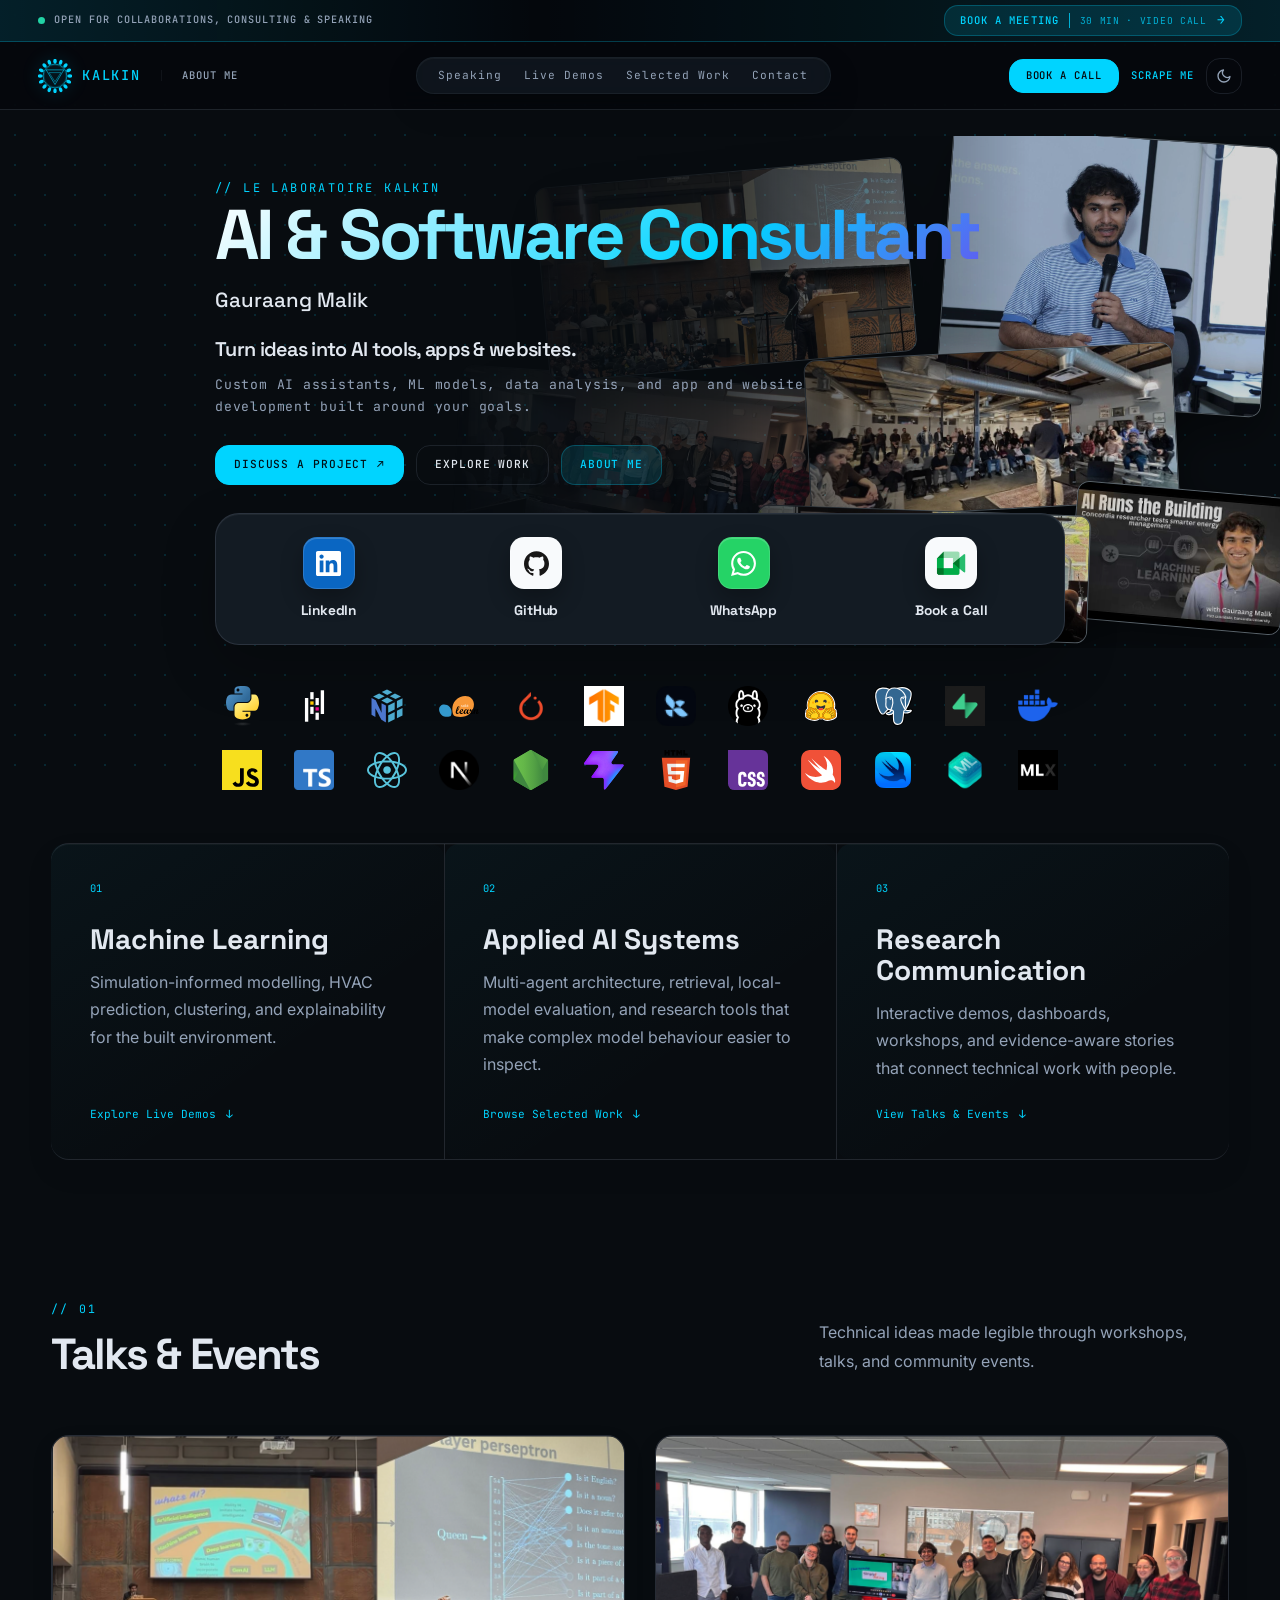
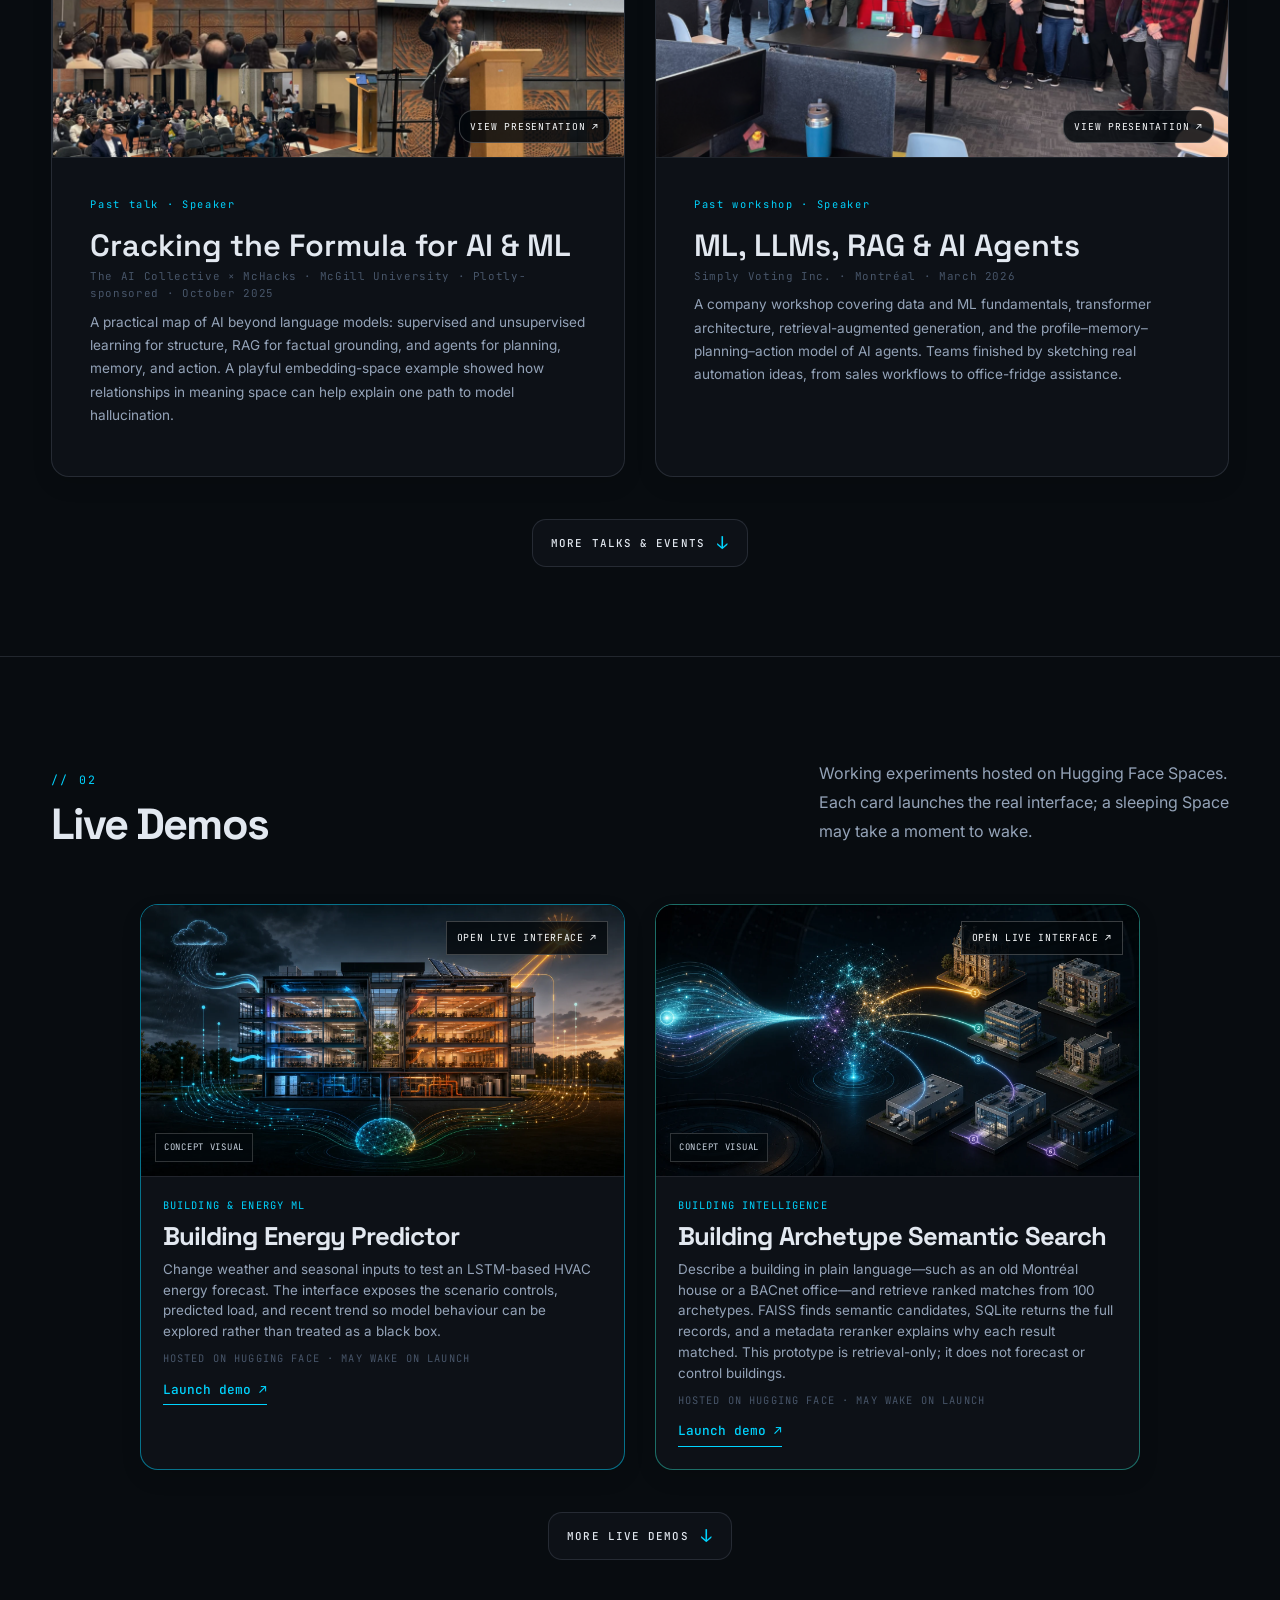
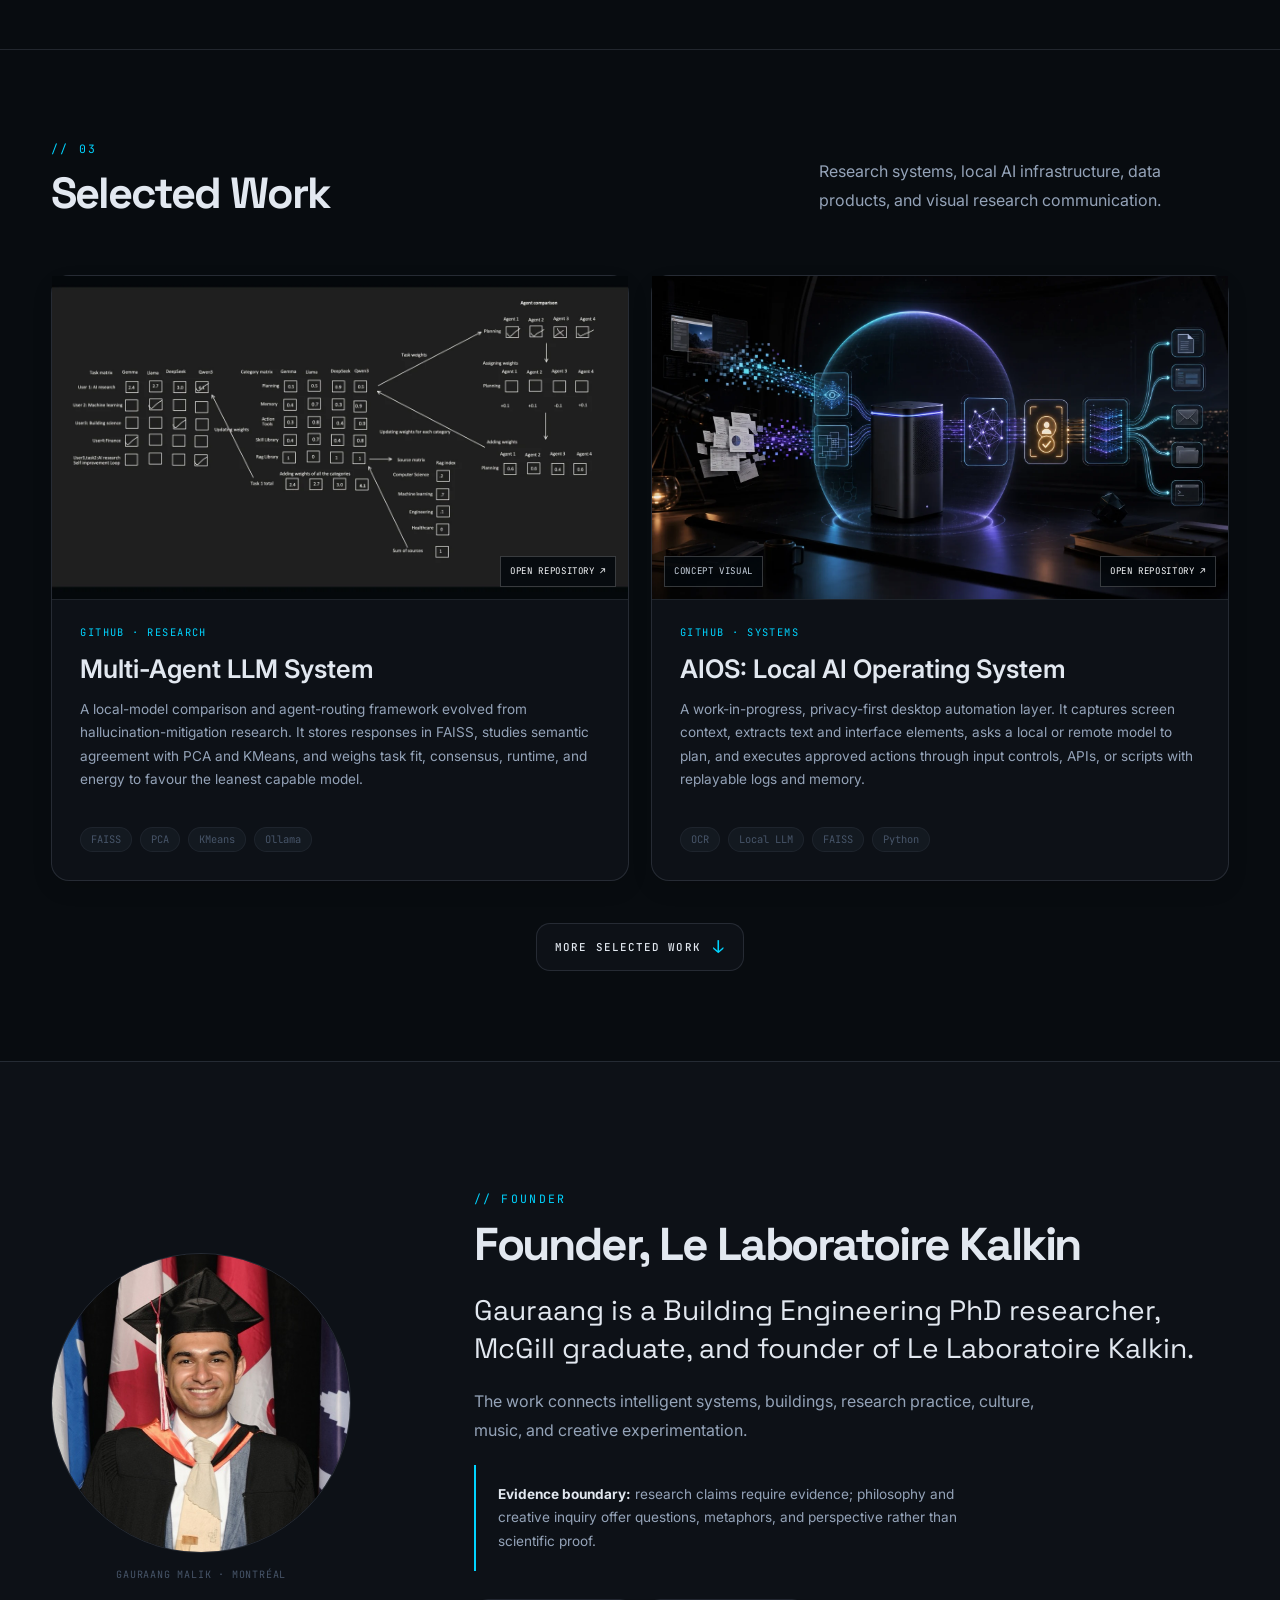
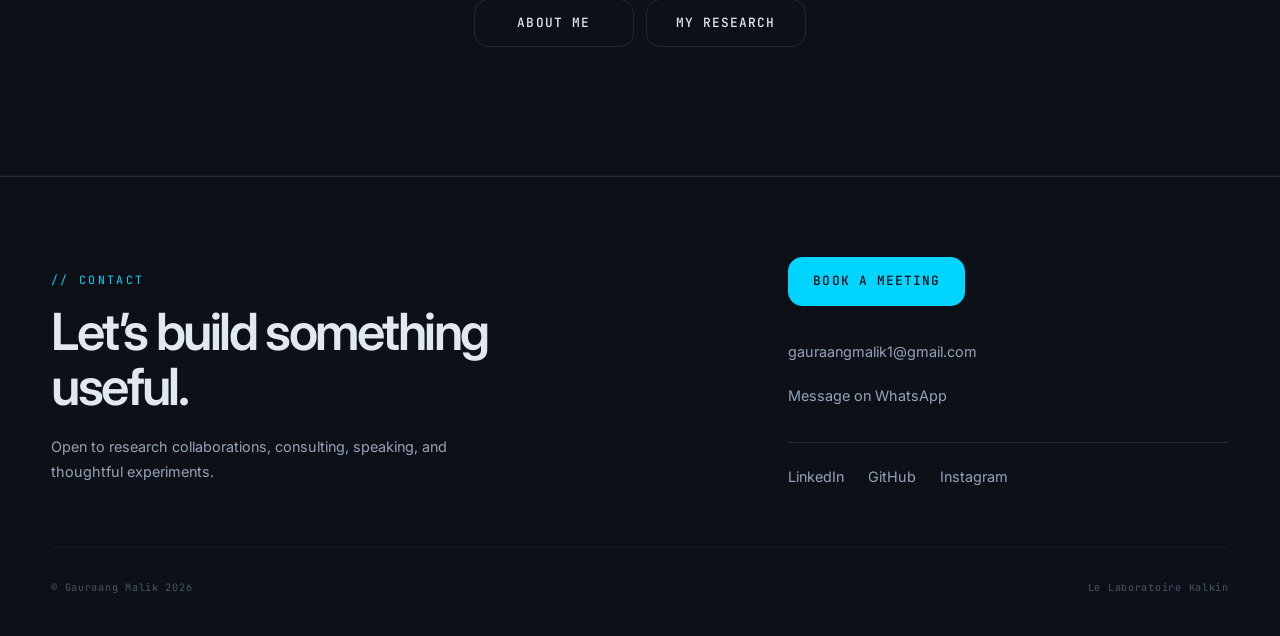
<file: index.html>
<!DOCTYPE html>
<html lang="en" data-theme="dark">
  <head>
    <meta charset="UTF-8" />
    <meta http-equiv="X-UA-Compatible" content="IE=edge" />
    <meta name="viewport" content="width=device-width, initial-scale=1.0" />
    <title>AI &amp; Software Consultant | Gauraang Malik</title>
    <meta name="title" content="AI &amp; Software Consultant | Gauraang Malik" />
    <meta name="keywords" content="Gauraang Malik, machine learning, data analysis, LLM agents, RAG, survey design, literature reviews, iOS apps, desktop apps, web development, building energy, Le Laboratoire Kalkin" />
    <meta name="description" content="Custom AI assistants, ML models, data analysis, and app and website development built around your goals. Contact Gauraang Malik." />
    <meta name="robots" content="index,follow,max-snippet:-1,max-image-preview:large" />
    <link rel="canonical" href="https://gauraangmalikk.github.io/myportfolio/" />
    <link rel="sitemap" type="application/xml" href="https://gauraangmalikk.github.io/myportfolio/sitemap.xml" />

    <meta property="og:type" content="website" />
    <meta property="og:url" content="https://gauraangmalikk.github.io/myportfolio/" />
    <meta property="og:title" content="AI &amp; Software Consultant | Gauraang Malik" />
    <meta property="og:description" content="Turn ideas into AI tools, apps &amp; websites. Custom AI assistants, ML models, data analysis, and app and website development built around your goals." />
    <meta property="og:image" content="https://gauraangmalikk.github.io/myportfolio/assets/img/gauraang-malik-social-card.png" />
    <meta property="og:image:secure_url" content="https://gauraangmalikk.github.io/myportfolio/assets/img/gauraang-malik-social-card.png" />
    <meta property="og:image:type" content="image/png" />
    <meta property="og:image:width" content="1342" />
    <meta property="og:image:height" content="638" />
    <meta property="og:image:alt" content="Gauraang Malik, AI researcher building ML, LLM and data solutions." />
    <meta property="twitter:card" content="summary_large_image" />
    <meta property="twitter:url" content="https://gauraangmalikk.github.io/myportfolio/" />
    <meta property="twitter:title" content="AI &amp; Software Consultant | Gauraang Malik" />
    <meta property="twitter:description" content="Turn ideas into AI tools, apps &amp; websites. Custom AI assistants, ML models, data analysis, and app and website development built around your goals." />
    <meta property="twitter:image" content="https://gauraangmalikk.github.io/myportfolio/assets/img/gauraang-malik-social-card.png" />
    <meta property="twitter:image:alt" content="Gauraang Malik, AI researcher building ML, LLM and data solutions." />

    <link rel="stylesheet" href="./assets/css/styles.css?v=20261028r1" />
    <link rel="icon" type="image/svg+xml" href="./assets/img/favicon.svg" />
    <link rel="preconnect" href="https://fonts.googleapis.com" />
    <link rel="preconnect" href="https://fonts.gstatic.com" crossorigin />
    <link href="https://fonts.googleapis.com/css2?family=Inter:wght@400;500;600&amp;family=JetBrains+Mono:wght@400;500&amp;family=Space+Grotesk:wght@600;700&amp;display=swap" rel="stylesheet" />
    <script>document.documentElement.classList.add('js');</script>
  </head>

  <body class="portfolio-refresh">
    <a class="skip-link" href="#main-content">Skip to content</a>

    <div class="bookbar" role="region" aria-label="Book a meeting">
      <div class="bookbar__inner">
        <p class="bookbar__status"><span class="bookbar__pulse" aria-hidden="true"></span><span>Open for collaborations, consulting &amp; speaking</span></p>
        <a class="bookbar__cta" href="https://calendly.com/gauraangmalik1/30min?back=1&amp;month=2026-09&amp;date=2026-09-29" target="_blank" rel="noopener noreferrer">
          <span class="bookbar__cta-label">Book a Meeting</span>
          <span class="bookbar__cta-meta">30 min · Video call</span>
          <span class="bookbar__cta-arrow" aria-hidden="true">→</span>
        </a>
      </div>
    </div>

    <nav class="navbar navbar--dock" id="navbar" aria-label="Main navigation">
      <div class="navbar__identity">
        <a href="./index.html" class="navbar__logo" aria-label="Gauraang Malik home">
          <img class="navbar__logo-image" src="./assets/img/logo.svg" alt="" width="36" height="36" />
          <span class="navbar__logo-text">KALKIN</span>
        </a>
        <a href="./about/index.html" class="navbar__about">About Me</a>
      </div>
      <div class="navbar__links">
        <a href="#talks" class="navbar__link">Speaking</a>
        <a href="#dashboard" class="navbar__link">Live Demos</a>
        <a href="#projects" class="navbar__link">Selected Work</a>
        <a href="#contact" class="navbar__link">Contact</a>
      </div>
      <div class="navbar__actions">
        <a href="https://calendly.com/gauraangmalik1/30min?back=1&amp;month=2026-09&amp;date=2026-09-29" class="navbar__book" target="_blank" rel="noopener noreferrer">Book a Call</a>
        <a href="./please-scrape-me/index.html" class="navbar__scrape">Scrape Me</a>
        <button id="theme-toggle" aria-label="Toggle color theme"></button>
        <button class="navbar__hamburger" aria-label="Open menu" aria-expanded="false"><span></span><span></span><span></span></button>
      </div>
    </nav>

    <div class="nav-overlay" role="dialog" aria-modal="true" aria-label="Mobile navigation" aria-hidden="true">
      <a href="https://calendly.com/gauraangmalik1/30min?back=1&amp;month=2026-09&amp;date=2026-09-29" class="navbar__link navbar__link--book" target="_blank" rel="noopener noreferrer">Book a Meeting</a>
      <span class="nav-overlay__label">Pages</span>
      <a href="./about/index.html" class="navbar__link">About Me</a>
      <a href="./please-scrape-me/index.html" class="navbar__link navbar__link--research">Scrape Me</a>
      <span class="nav-overlay__label nav-overlay__label--sections">Homepage sections</span>
      <a href="#talks" class="navbar__link">Speaking</a>
      <a href="#dashboard" class="navbar__link">Live Demos</a>
      <a href="#projects" class="navbar__link">Selected Work</a>
      <a href="#contact" class="navbar__link">Contact</a>
    </div>

    <header class="hero hero--editorial" id="hero">
      <div class="container hero__layout">
        <div class="hero__copy">
          <span class="hero__eyebrow">// Le Laboratoire Kalkin</span>
          <h1 class="hero__title">AI &amp; Software Consultant</h1>
          <p class="hero__identity">Gauraang Malik</p>
          <p class="hero__tagline">Turn ideas into AI tools, apps &amp; websites.</p>
          <p class="hero__sub">Custom AI assistants, ML models, data analysis, and app and website development built around your goals.</p>
          <div class="hero__collage" aria-hidden="true">
            <figure class="hero__collage-photo hero__collage-photo--talk"><img src="./assets/img/presentations/talk-ai-ml-event.webp" alt="" width="1176" height="658" /></figure>
            <figure class="hero__collage-photo hero__collage-photo--workshop"><img src="./assets/img/presentations/talk-agents-workshop.webp" alt="" width="1176" height="658" /></figure>
            <figure class="hero__collage-photo hero__collage-photo--video"><img src="./assets/img/presentations/ai-buildings-energy-demand-youtube.jpg" alt="" width="480" height="360" /></figure>
            <figure class="hero__collage-photo hero__collage-photo--devday"><img src="./assets/img/presentations/ai-dev-day-india-2026.jpg" alt="" width="1280" height="853" /></figure>
            <figure class="hero__collage-photo hero__collage-photo--meetup"><img src="./assets/img/presentations/ai-collective-deck-linkedin.webp" alt="" width="800" height="450" /></figure>
            <figure class="hero__collage-photo hero__collage-photo--everyday"><img src="./assets/img/presentations/everyday-data-scientists-linkedin.webp" alt="" width="800" height="450" /></figure>
          </div>
          <div class="hero__cta" aria-label="Primary actions">
            <a href="https://calendly.com/gauraangmalik1/30min?back=1&amp;month=2026-09&amp;date=2026-09-29" class="btn btn--primary" target="_blank" rel="noopener noreferrer">Discuss a Project <span aria-hidden="true">↗</span></a>
            <a href="#projects" class="btn btn--outline">Explore Work</a>
            <a href="./about/index.html" class="btn btn--quiet">About Me</a>
          </div>
          <div class="hero__social" aria-label="Social links">
            <a href="https://www.linkedin.com/in/grauraang-malik/" target="_blank" rel="noopener noreferrer"><span class="hero__social-icon hero__social-icon--linkedin"><img src="./assets/img/social/linkedin.svg" alt="" width="26" height="26" /></span><span class="hero__social-label"><strong>LinkedIn</strong></span></a>
            <a href="https://github.com/GauraangMalikk" target="_blank" rel="noopener noreferrer"><span class="hero__social-icon hero__social-icon--github"><img src="./assets/img/social/github.svg" alt="" width="26" height="26" /></span><span class="hero__social-label"><strong>GitHub</strong></span></a>
            <a href="https://wa.me/15145770030" target="_blank" rel="noopener noreferrer"><span class="hero__social-icon hero__social-icon--whatsapp"><img src="./assets/img/social/whatsapp.svg" alt="" width="26" height="26" /></span><span class="hero__social-label"><strong>WhatsApp</strong></span></a>
            <a href="https://calendly.com/gauraangmalik1/30min?back=1&amp;month=2026-09&amp;date=2026-09-29" target="_blank" rel="noopener noreferrer" aria-label="Book a 30-minute call via Calendly"><span class="hero__social-icon hero__social-icon--book"><img src="./assets/img/social/google-meet.png" alt="" width="34" height="34" /></span><span class="hero__social-label"><strong>Book a Call</strong></span></a>
          </div>
          <ul class="hero__technologies" aria-label="Technologies for AI, data, web, iOS and desktop development" role="list">
            <li class="hero__technology" title="Python"><img src="./assets/img/technologies/python.svg" alt="Python" width="32" height="32" /></li>
            <li class="hero__technology" title="pandas"><img src="./assets/img/technologies/pandas.svg" alt="pandas" width="32" height="32" /></li>
            <li class="hero__technology" title="NumPy"><img src="./assets/img/technologies/numpy.svg" alt="NumPy" width="32" height="32" /></li>
            <li class="hero__technology" title="scikit-learn"><img src="./assets/img/technologies/scikit-learn.svg" alt="scikit-learn" width="32" height="32" /></li>
            <li class="hero__technology" title="PyTorch"><img src="./assets/img/technologies/pytorch.webp" alt="PyTorch" width="32" height="32" /></li>
            <li class="hero__technology" title="TensorFlow"><img src="./assets/img/technologies/tensorflow.png" alt="TensorFlow" width="32" height="32" /></li>
            <li class="hero__technology" title="LangChain"><img src="./assets/img/technologies/langchain.png" alt="LangChain" width="32" height="32" /></li>
            <li class="hero__technology hero__technology--monochrome" title="Ollama"><img src="./assets/img/technologies/ollama.png" alt="Ollama" width="32" height="32" /></li>
            <li class="hero__technology" title="Hugging Face"><img src="./assets/img/technologies/huggingface.svg" alt="Hugging Face" width="32" height="32" /></li>
            <li class="hero__technology" title="PostgreSQL"><img src="./assets/img/technologies/postgresql.svg" alt="PostgreSQL" width="32" height="32" /></li>
            <li class="hero__technology" title="Supabase"><img src="./assets/img/technologies/supabase.png" alt="Supabase" width="32" height="32" /></li>
            <li class="hero__technology" title="Docker"><img src="./assets/img/technologies/docker.png" alt="Docker" width="32" height="32" /></li>
            <li class="hero__technology" title="JavaScript"><img src="./assets/img/technologies/javascript.svg" alt="JavaScript" width="32" height="32" /></li>
            <li class="hero__technology" title="TypeScript"><img src="./assets/img/technologies/typescript.png" alt="TypeScript" width="32" height="32" /></li>
            <li class="hero__technology" title="React"><img src="./assets/img/technologies/react.svg" alt="React" width="32" height="32" /></li>
            <li class="hero__technology" title="Next.js"><img src="./assets/img/technologies/nextjs.ico" alt="Next.js" width="32" height="32" /></li>
            <li class="hero__technology" title="Node.js"><img src="./assets/img/technologies/nodejs.svg" alt="Node.js" width="32" height="32" /></li>
            <li class="hero__technology" title="Vite"><img src="./assets/img/technologies/vite.svg" alt="Vite" width="32" height="32" /></li>
            <li class="hero__technology" title="HTML"><img src="./assets/img/technologies/html.svg" alt="HTML" width="32" height="32" /></li>
            <li class="hero__technology" title="CSS"><img src="./assets/img/technologies/css.svg" alt="CSS" width="32" height="32" /></li>
            <li class="hero__technology" title="Swift — iOS and desktop apps"><img src="./assets/img/technologies/swift.svg" alt="Swift" width="32" height="32" /></li>
            <li class="hero__technology" title="SwiftUI — iOS and desktop apps"><img src="./assets/img/technologies/swiftui.png" alt="SwiftUI" width="32" height="32" /></li>
            <li class="hero__technology" title="Core ML"><img src="./assets/img/technologies/coreml.png" alt="Core ML" width="32" height="32" /></li>
            <li class="hero__technology hero__technology--monochrome" title="MLX"><img src="./assets/img/technologies/mlx.png" alt="MLX" width="32" height="32" /></li>
          </ul>
        </div>
      </div>
    </header>

    <main id="main-content">
      <section class="capabilities editorial-section" id="services">
        <div class="container">
          <div class="capabilities__strip">
            <article><a class="capability-link" href="#dashboard"><span class="capability-link__number">01</span><h3>Machine Learning</h3><p>Simulation-informed modelling, HVAC prediction, clustering, and explainability for the built environment.</p><span class="capability-link__destination">Explore Live Demos <span aria-hidden="true">↓</span></span></a></article>
            <article><a class="capability-link" href="#projects"><span class="capability-link__number">02</span><h3>Applied AI Systems</h3><p>Multi-agent architecture, retrieval, local-model evaluation, and research tools that make complex model behaviour easier to inspect.</p><span class="capability-link__destination">Browse Selected Work <span aria-hidden="true">↓</span></span></a></article>
            <article><a class="capability-link" href="#talks"><span class="capability-link__number">03</span><h3>Research Communication</h3><p>Interactive demos, dashboards, workshops, and evidence-aware stories that connect technical work with people.</p><span class="capability-link__destination">View Talks &amp; Events <span aria-hidden="true">↓</span></span></a></article>
          </div>
        </div>
      </section>

      <section class="talks editorial-section" id="talks">
        <div class="container">
          <div class="section-heading-row">
            <div><span class="section-label">// 01</span><h2 class="section-title">Talks &amp; Events</h2></div>
            <p>Technical ideas made legible through workshops, talks, and community events.</p>
          </div>
          <div class="talks__grid talks__grid--editorial" id="talks-grid" data-collection data-desktop-limit="2" data-mobile-limit="1" data-collection-name="Talks &amp; Events">
            <article class="talk-card" data-card-link="https://www.linkedin.com/posts/grauraang-malik_key-takeaways-from-thethe-ai-collective-ugcPost-7387285378489135104-tLOk" data-card-target="_blank" aria-label="Open Cracking the Formula for AI and ML event recap">
              <div class="talk-card__media"><img src="./assets/img/presentations/talk-ai-ml-event.webp" alt="Gauraang Malik presenting an AI and machine learning talk at McGill University" width="1176" height="658" loading="lazy" /><a class="talk-card__media-action" href="https://www.canva.com/design/DAG2MOxF0tY/-ZkPRPADrcql62Pn5y7KWg/view?utm_content=DAG2MOxF0tY&amp;utm_campaign=designshare&amp;utm_medium=embeds&amp;utm_source=link" target="_blank" rel="noopener noreferrer" aria-label="Open Lecture 1: ML and AI basics presentation in Canva">View presentation ↗</a></div>
              <div class="talk-card__info"><span class="talk-card__role">Past talk · Speaker</span><h3 class="talk-card__title">Cracking the Formula for AI &amp; ML</h3><p class="talk-card__meta">The AI Collective × McHacks · McGill University · Plotly-sponsored · October 2025</p><p class="talk-card__desc">A practical map of AI beyond language models: supervised and unsupervised learning for structure, RAG for factual grounding, and agents for planning, memory, and action. A playful embedding-space example showed how relationships in meaning space can help explain one path to model hallucination.</p></div>
            </article>
            <article class="talk-card" data-card-link="https://www.linkedin.com/posts/grauraang-malik_ai-machinelearning-agents-share-7436807416261971968-jL7W" data-card-target="_blank" aria-label="Open ML, LLMs, RAG and AI Agents workshop recap">
              <div class="talk-card__media"><img src="./assets/img/presentations/talk-agents-workshop.webp" alt="Participants at the Simply Voting machine learning and AI agents workshop in Montréal" width="1176" height="658" loading="lazy" /><a class="talk-card__media-action" href="https://www.canva.com/design/DAG-6E7-gLI/J33dBGe0SMn5nQ-Lu7XypA/view?utm_content=DAG-6E7-gLI&amp;utm_campaign=designshare&amp;utm_medium=embeds&amp;utm_source=link" target="_blank" rel="noopener noreferrer" aria-label="Open Simply Voting presentation in Canva">View presentation ↗</a></div>
              <div class="talk-card__info"><span class="talk-card__role">Past workshop · Speaker</span><h3 class="talk-card__title">ML, LLMs, RAG &amp; AI Agents</h3><p class="talk-card__meta">Simply Voting Inc. · Montréal · March 2026</p><p class="talk-card__desc">A company workshop covering data and ML fundamentals, transformer architecture, retrieval-augmented generation, and the profile–memory–planning–action model of AI agents. Teams finished by sketching real automation ideas, from sales workflows to office-fridge assistance.</p></div>
            </article>
            <article class="talk-card" data-card-link="https://www.youtube.com/watch?v=R3KzNU7KCt0" data-card-target="_blank" tabindex="0" role="link" aria-label="Watch How AI Could Help Buildings Manage Energy Demand on YouTube">
              <div class="talk-card__media-link"><img src="./assets/img/presentations/ai-buildings-energy-demand-youtube.jpg" alt="YouTube video thumbnail for How AI Could Help Buildings Manage Energy Demand" width="480" height="360" loading="lazy" /><span>Watch video ↗</span></div>
              <div class="talk-card__info"><span class="talk-card__role">Featured video · Guest</span><h3 class="talk-card__title">How AI Could Help Buildings Manage Energy Demand</h3><p class="talk-card__meta">Energi Media · YouTube</p><p class="talk-card__desc">A conversation about the potential for AI to help buildings manage energy demand.</p></div>
            </article>
            <article class="talk-card" data-card-link="https://www.linkedin.com/feed/update/urn:li:activity:7477357613110685697/" data-card-target="_blank" tabindex="0" role="link" aria-label="Open AI Dev Day India 2026 event recap">
              <div class="talk-card__media-link"><img src="./assets/img/presentations/ai-dev-day-india-2026.jpg" alt="Gauraang Malik presenting with a microphone at AI Dev Day India 2026" width="1280" height="853" loading="lazy" /><span>View event post ↗</span></div>
              <div class="talk-card__info"><span class="talk-card__role">Past event · Speaker</span><h3 class="talk-card__title">AI Dev Day India 2026</h3><p class="talk-card__meta">AI Dev Day India (ADDI) · India · 2026</p><p class="talk-card__desc">Presented on local-LLM hallucination mitigation through agent comparison at a day of AI, quantum-computing, and real-world adoption discussions. Sessions also explored quantum systems, production AI-agent evaluation, and responsible AI practice.</p></div>
            </article>
            <article class="talk-card" data-card-link="https://www.linkedin.com/posts/grauraang-malik_great-energy-at-the-ai-collective-deck-ugcPost-7453126705055006721-eM90" data-card-target="_blank" tabindex="0" role="link" aria-label="Open The AI Collective and Deck Meetup event recap"><div class="talk-card__media-link"><img src="./assets/img/presentations/ai-collective-deck-linkedin.webp" alt="A speaker addresses attendees at The AI Collective and Deck Meetup in Montréal" width="800" height="450" loading="lazy" /><span>View event post ↗</span></div><div class="talk-card__info"><span class="talk-card__role">Past event · Host</span><h3 class="talk-card__title">The AI Collective × Deck Meetup</h3><p class="talk-card__meta">Montréal · April 2026 · 150+ attendees</p><p class="talk-card__desc">Hosted with Deck and guest speaker Artem Avdacev on what makes a product AI-native. The discussion focused on building trust through small validated steps, then using context and memory systems to improve products over time.</p></div></article>
            <article class="talk-card" data-card-link="https://www.linkedin.com/feed/update/urn:li:activity:7463040537747640320/" data-card-target="_blank" tabindex="0" role="link" aria-label="Open The Rise of Everyday Data Scientists and Prompt Engineers event recap">
              <div class="talk-card__media-link"><img src="./assets/img/presentations/everyday-data-scientists-linkedin.webp" alt="Sarra Kallel speaking to a full audience at The AI Collective event at Le Wagon Montréal" width="800" height="450" loading="lazy" /><span>View event post ↗</span></div>
              <div class="talk-card__info"><span class="talk-card__role">Past event · Host</span><h3 class="talk-card__title">The Rise of Everyday Data Scientists &amp; Prompt Engineers</h3><p class="talk-card__meta">The AI Collective Montréal · Le Wagon · May 20, 2026 · 95 registered guests</p><p class="talk-card__desc">A completed community event about how product teams, marketers, designers, founders, and operators are increasingly working with data and prompts—not only technical specialists. The LinkedIn recap captures the room, Sarra Kallel’s talk, and the event’s practical framework for clearer prompting.</p></div>
            </article>
          </div>
          <div class="collection-toggle">
            <button class="collection-toggle__button" type="button" data-collection-toggle="talks-grid" aria-controls="talks-grid" aria-expanded="false"><span data-collection-label>More Talks &amp; Events</span><span class="collection-toggle__arrow" aria-hidden="true">↓</span></button>
          </div>
        </div>
      </section>

      <section class="dashboard editorial-section" id="dashboard">
        <div class="container">
          <div class="section-heading-row">
            <div><span class="section-label">// 02</span><h2 class="section-title">Live Demos</h2></div>
            <p>Working experiments hosted on Hugging Face Spaces. Each card launches the real interface; a sleeping Space may take a moment to wake.</p>
          </div>

          <div class="demo-grid" id="demos-grid" data-collection data-desktop-limit="2" data-mobile-limit="1" data-collection-name="Live Demos">
            <a class="demo-card" href="https://huggingface.co/spaces/gauraang/myportfolio" target="_blank" rel="noopener noreferrer" aria-label="Launch Building Energy Predictor demo in a new tab">
              <span class="demo-card__media"><img src="./assets/img/demos/building-energy-concept.webp" alt="Concept illustration of weather, HVAC, and thermal data flowing through a building-energy model" width="1664" height="936" loading="lazy" /><span class="demo-card__visual-note">Concept visual</span></span>
              <span class="demo-card__body">
                <span class="demo-card__kicker">Building &amp; Energy ML</span>
                <strong class="demo-card__title">Building Energy Predictor</strong>
                <span class="demo-card__desc">Change weather and seasonal inputs to test an LSTM-based HVAC energy forecast. The interface exposes the scenario controls, predicted load, and recent trend so model behaviour can be explored rather than treated as a black box.</span>
                <span class="demo-card__status">Hosted on Hugging Face · may wake on launch</span>
                <span class="demo-card__launch">Launch demo <span aria-hidden="true">↗</span></span>
              </span>
            </a>

            <a class="demo-card" href="https://huggingface.co/spaces/gauraang/Buildingarchetype_semantic_search" target="_blank" rel="noopener noreferrer" aria-label="Launch Building Archetype Semantic Search demo in a new tab">
              <span class="demo-card__media"><img src="./assets/img/demos/building-archetype-semantic-search.webp" alt="Concept illustration of a semantic query being matched to ranked house, apartment, office, school, warehouse, laboratory, and data-centre archetypes" width="1672" height="941" loading="lazy" /><span class="demo-card__visual-note">Concept visual</span></span>
              <span class="demo-card__body">
                <span class="demo-card__kicker">Building Intelligence</span>
                <strong class="demo-card__title">Building Archetype Semantic Search</strong>
                <span class="demo-card__desc">Describe a building in plain language—such as an old Montréal house or a BACnet office—and retrieve ranked matches from 100 archetypes. FAISS finds semantic candidates, SQLite returns the full records, and a metadata reranker explains why each result matched. This prototype is retrieval-only; it does not forecast or control buildings.</span>
                <span class="demo-card__status">Hosted on Hugging Face · may wake on launch</span>
                <span class="demo-card__launch">Launch demo <span aria-hidden="true">↗</span></span>
              </span>
            </a>

            <a class="demo-card" href="https://huggingface.co/spaces/gauraang/MultiAgent" target="_blank" rel="noopener noreferrer" aria-label="Launch Multi-Agent System demo in a new tab">
              <span class="demo-card__media"><img src="./assets/img/demos/multi-agent-concept.webp" alt="Concept illustration of multiple AI agents converging in a shared semantic response space" width="1664" height="936" loading="lazy" /><span class="demo-card__visual-note">Concept visual</span></span>
              <span class="demo-card__body">
                <span class="demo-card__kicker">Applied AI Systems</span>
                <strong class="demo-card__title">Multi-Agent System</strong>
                <span class="demo-card__desc">Explore 199 stored agent responses across tasks and local models. Rotate a three-dimensional embedding space, compare clusters, inspect neighbouring responses, and see where agent strategies converge or diverge.</span>
                <span class="demo-card__status">Hosted on Hugging Face · may wake on launch</span>
                <span class="demo-card__launch">Launch demo <span aria-hidden="true">↗</span></span>
              </span>
            </a>

          </div>

          <article class="development-card" aria-labelledby="vector-memory-title" data-collection-extra="demos-grid">
            <span class="development-card__status">In development</span>
            <div><h3 id="vector-memory-title">Vector Memory</h3><p>Semantic search across project knowledge using cosine and Euclidean similarity. This module is not yet a live demo.</p></div>
            <span class="development-card__meta">FAISS · UMAP · PCA</span>
          </article>
          <div class="collection-toggle">
            <button class="collection-toggle__button" type="button" data-collection-toggle="demos-grid" aria-controls="demos-grid" aria-expanded="false"><span data-collection-label>More Live Demos</span><span class="collection-toggle__arrow" aria-hidden="true">↓</span></button>
          </div>
        </div>
      </section>

      <section class="projects editorial-section" id="projects">
        <div class="container">
          <div class="section-heading-row">
            <div><span class="section-label">// 03</span><h2 class="section-title">Selected Work</h2></div>
            <p>Research systems, local AI infrastructure, data products, and visual research communication.</p>
          </div>
          <div class="projects__grid projects__grid--editorial" id="projects-grid" data-collection data-desktop-limit="2" data-mobile-limit="1" data-collection-name="Selected Work">
            <article class="project-card project-card--visual" data-card-link="https://github.com/GauraangMalikk/Information-Model-an-LLM-Agent-Architecture" data-card-target="_blank" tabindex="0" role="link" aria-label="Open Multi-Agent LLM System on GitHub">
              <div class="project-card__media-link"><img src="./assets/img/projects/multi-agent.webp" alt="Energy-efficient agent-routing diagram from the Multi-Agent LLM System repository" width="1280" height="720" loading="lazy" /></div>
              <span class="project-card__label">GitHub · Research</span><h3 class="project-card__title">Multi-Agent LLM System</h3>
              <p class="project-card__desc">A local-model comparison and agent-routing framework evolved from hallucination-mitigation research. It stores responses in FAISS, studies semantic agreement with PCA and KMeans, and weighs task fit, consensus, runtime, and energy to favour the leanest capable model.</p>
              <div class="project-card__tags"><span class="project-card__tag">FAISS</span><span class="project-card__tag">PCA</span><span class="project-card__tag">KMeans</span><span class="project-card__tag">Ollama</span></div>
            </article>
            <article class="project-card project-card--visual" data-card-link="https://github.com/GauraangMalikk/AIOS" data-card-target="_blank" tabindex="0" role="link" aria-label="Open AIOS on GitHub">
              <div class="project-card__media-link"><img src="./assets/img/projects/aios-concept.webp" alt="Concept illustration of a privacy-first local AI operating system moving screen context through observation, planning, approval, memory, and action" width="1672" height="941" loading="lazy" /><span class="project-card__visual-note">Concept visual</span></div>
              <span class="project-card__label">GitHub · Systems</span><h3 class="project-card__title">AIOS: Local AI Operating System</h3>
              <p class="project-card__desc">A work-in-progress, privacy-first desktop automation layer. It captures screen context, extracts text and interface elements, asks a local or remote model to plan, and executes approved actions through input controls, APIs, or scripts with replayable logs and memory.</p>
              <div class="project-card__tags"><span class="project-card__tag">OCR</span><span class="project-card__tag">Local LLM</span><span class="project-card__tag">FAISS</span><span class="project-card__tag">Python</span></div>
            </article>
            <article class="project-card project-card--visual" data-card-link="https://github.com/GauraangMalikk/AI-Interconnect" data-card-target="_blank" tabindex="0" role="link" aria-label="Open AI Interconnect on GitHub">
              <div class="project-card__media-link"><img src="./assets/img/projects/ai-interconnect-concept.webp" alt="Concept illustration of desktop and mobile local AI connecting through a secure hub to building systems and edge devices" width="1672" height="941" loading="lazy" /><span class="project-card__visual-note">Concept visual</span></div>
              <span class="project-card__label">GitHub · Systems</span><h3 class="project-card__title">AI Interconnect</h3>
              <p class="project-card__desc">The Apple-side node of AIOS: a SwiftUI app for macOS and iOS that unifies local MLX, Apple Intelligence, and Core ML backends, while connecting securely to the AIOS hub for devices, scenes, topology, and natural-language commands.</p>
              <div class="project-card__tags"><span class="project-card__tag">SwiftUI</span><span class="project-card__tag">MLX</span><span class="project-card__tag">Core ML</span><span class="project-card__tag">AIOS Hub</span></div>
            </article>
            <article class="project-card project-card--visual" data-card-link="https://github.com/GauraangMalikk/Stock-Market-ensemble-with-sentiment-analysis" data-card-target="_blank" tabindex="0" role="link" aria-label="Open Stock Market Ensemble with Sentiment Analysis on GitHub">
              <div class="project-card__media-link"><img src="./assets/img/projects/stock-ensemble.webp" alt="Concept illustration of technical, sentiment, and machine-learning signals converging into an ensemble forecast" width="1664" height="936" loading="lazy" /><span class="project-card__visual-note">Concept visual</span></div>
              <span class="project-card__label">GitHub · Finance</span><h3 class="project-card__title">Stock Market Ensemble with Sentiment Analysis</h3>
              <p class="project-card__desc">A NIFTY 50 forecasting pipeline combining Prophet, logistic regression, random forest, technical indicators, India VIX, and VADER sentiment from financial headlines, followed by a risk-controlled strategy simulation.</p>
              <div class="project-card__tags"><span class="project-card__tag">Prophet</span><span class="project-card__tag">Random Forest</span><span class="project-card__tag">VADER</span><span class="project-card__tag">NIFTY 50</span></div>
            </article>
            <article class="project-card project-card--visual" data-card-link="https://www.canva.com/design/DAGYFGwljf8/45N9P3FoUF4s3KrkdTK8zQ/view" data-card-target="_blank" tabindex="0" role="link" aria-label="Open Recruitment Database presentation in Canva">
              <div class="project-card__media-link"><img src="./assets/img/presentations/recruitment-database.webp" alt="Opening slide for the Recruitment Database presentation" width="1280" height="720" loading="lazy" /></div>
              <span class="project-card__label">MySQL · Canva · Database Design</span><h3 class="project-card__title">Recruitment Database</h3>
              <p class="project-card__desc">A recruitment database design in MySQL, presented in Canva through its core entities, relationships, and database queries.</p>
              <div class="project-card__tags"><span class="project-card__tag">MySQL</span><span class="project-card__tag">Database Design</span><span class="project-card__tag">ERD</span></div>
            </article>
            <article class="project-card project-card--visual" data-card-link="https://www.canva.com/design/DAGkMaX5yrY/QzgkU9atqzHZFwoLEzTCKg/view" data-card-target="_blank" tabindex="0" role="link" aria-label="Open Dental Age Estimator presentation in Canva">
              <div class="project-card__media-link"><img src="./assets/img/presentations/dental-age-estimator.webp" alt="Opening slide for the Dental Age Estimator presentation" width="1280" height="720" loading="lazy" /></div>
              <span class="project-card__label">Canva · ML · Health</span><h3 class="project-card__title">Dental Age Estimator</h3>
              <p class="project-card__desc">A machine-learning presentation exploring model evaluation for a dental-age estimation task.</p>
              <div class="project-card__tags"><span class="project-card__tag">ML Evaluation</span><span class="project-card__tag">Health Data</span><span class="project-card__tag">Scikit-Learn</span></div>
            </article>
            <article class="project-card privacy-feature" aria-labelledby="privacy-feature-title">
              <div class="privacy-feature__intro">
                <a class="privacy-feature__media" href="https://www.canva.com/design/DAF_unA5II0/kuOK-JS9jm4p80AJN2DfBw/view" target="_blank" rel="noopener noreferrer" aria-label="View the original Information Security: Assessing Impact of Ecosystem on Data Collection presentation in Canva">
                  <img src="./assets/img/presentations/implicit-data-inference.webp" alt="Original presentation cover: Information Security: Assessing Impact of Ecosystem on Data Collection" width="1280" height="720" loading="lazy" />
                  <span>View original presentation ↗</span>
                </a>
                <div class="privacy-feature__summary">
                  <span class="project-card__label">Information Security · Survey Research</span>
                  <h3 class="project-card__title" id="privacy-feature-title">Digital Footprints &amp; Corporate Data Collection</h3>
                  <p>How do the devices and services we use relate to the advertising we see? This exploratory study examines device ecosystems and people’s reported experience of targeted ads, opening a wider discussion about how major platforms collect and interpret everyday data.</p>
                  <div class="project-card__tags"><span class="project-card__tag">Device Ecosystems</span><span class="project-card__tag">Decision Trees</span><span class="project-card__tag">Data Privacy</span></div>
                </div>
              </div>
              <div class="privacy-feature__collection">
                <h4>How major platforms collect data</h4>
                <p>Data can come from information you provide, activity a service records, or other businesses. Companies can use those signals to estimate interests and personalize experiences. Collection and use vary by product, region, and privacy settings.</p>
                <dl class="privacy-feature__platforms">
                  <div>
                    <dt>Google</dt>
                    <dd>Its policy describes collecting searches, video activity, device identifiers, and location information depending on services and settings. Cookies, pixels, and partner sites using Google services can also contribute activity data. Google describes using activity to personalize recommendations and ads.</dd>
                    <dd><a href="https://policies.google.com/privacy" target="_blank" rel="noopener noreferrer">Google Privacy Policy ↗</a></dd>
                  </div>
                  <div>
                    <dt>Apple</dt>
                    <dd>Its policy lists account and device information, transactions, usage and diagnostic data, and location in specified circumstances. Apple describes service-specific collection and personalization choices, and states that its advertising platform does not link its data with third-party data for targeted advertising.</dd>
                    <dd><a href="https://www.apple.com/legal/privacy/en-ww/" target="_blank" rel="noopener noreferrer">Apple Privacy Policy ↗</a></dd>
                  </div>
                  <div>
                    <dt>Meta</dt>
                    <dd>Other businesses can share activity from their websites and services, such as purchases or games played. Meta describes using this information for ad personalization and expanding its use to other content, with availability and controls varying as changes roll out.</dd>
                    <dd><a href="https://about.fb.com/news/2026/06/better-personalization-and-changes-to-controls-for-your-activity-from-other-businesses/" target="_blank" rel="noopener noreferrer">Meta’s data-use explanation ↗</a></dd>
                  </div>
                </dl>
              </div>
              <div class="privacy-feature__study">
                <div>
                  <h4>Inside the study</h4>
                  <p>A Google Forms survey shared with friends and family supplied self-reported device ownership and advertising experiences. The workflow converted responses into binary features, defined ecosystem labels, handled missing values, and explored decision trees in RapidMiner, including SMOTE for class imbalance.</p>
                </div>
                <div>
                  <h4>What the evidence supports</h4>
                  <p>The survey explores patterns in reported experiences. It does not measure data captured inside a company or establish that an ecosystem causes more tracking. SMOTE changes class balance; it does not make a convenience sample representative.</p>
                </div>
              </div>
              <p class="privacy-feature__sources-note">Platform context draws on the linked company publications, reviewed October 28, 2026.</p>
            </article>
          </div>
          <div class="collection-toggle">
            <button class="collection-toggle__button" type="button" data-collection-toggle="projects-grid" aria-controls="projects-grid" aria-expanded="false"><span data-collection-label>More Selected Work</span><span class="collection-toggle__arrow" aria-hidden="true">↓</span></button>
          </div>
        </div>
      </section>

      <section class="about about--finale editorial-section" id="about">
        <div class="container about__editorial">
          <figure class="about__portrait"><a href="./about/index.html" aria-label="Read Gauraang Malik’s full bio"><img src="./assets/img/gauraang.jpg" alt="Portrait of Gauraang Malik" width="960" height="1200" loading="lazy" /></a><figcaption>Gauraang Malik · Montréal</figcaption></figure>
          <div class="about__text">
            <span class="section-label">// Founder</span><h2 class="section-title">Founder, Le Laboratoire Kalkin</h2>
            <p class="about__lead">Gauraang is a Building Engineering PhD researcher, McGill graduate, and founder of Le Laboratoire Kalkin.</p>
            <p>The work connects intelligent systems, buildings, research practice, culture, music, and creative experimentation.</p>
            <p class="about__boundary"><strong>Evidence boundary:</strong> research claims require evidence; philosophy and creative inquiry offer questions, metaphors, and perspective rather than scientific proof.</p>
            <div class="about__actions" aria-label="Learn more about Gauraang Malik"><a href="./about/index.html" class="btn btn--outline">About Me</a><a href="./please-scrape-me/index.html" class="btn btn--outline">My Research</a></div>
          </div>
        </div>
      </section>

      <section class="booking editorial-section" id="book" hidden data-booking-section>
        <div class="container">
          <div class="section-heading-row">
            <div><span class="section-label">// Book</span><h2 class="section-title">Pick a time</h2></div>
            <p>Live availability straight from my calendar, so every slot you see is genuinely free. Meetings run on <span data-booking-platforms>Google Meet</span>, and times are shown in your own timezone.</p>
          </div>
          <div class="booking__embed" id="cal-inline" role="region" aria-label="Booking calendar" aria-busy="true">
            <p class="booking__loading">Loading the calendar…</p>
          </div>
          <p class="booking__fallback">Calendar not loading? <a href="#" data-booking-direct target="_blank" rel="noopener noreferrer">Open the booking page directly</a>, or email <a href="mailto:gauraangmalik1@gmail.com">gauraangmalik1@gmail.com</a>.</p>
        </div>
      </section>

      <footer class="footer footer--streamlined" id="contact">
        <div class="container">
          <div class="footer__inner">
            <div class="footer__invitation"><span class="section-label">// Contact</span><h2 class="footer__headline">Let’s build something useful.</h2><p class="footer__tagline">Open to research collaborations, consulting, speaking, and thoughtful experiments.</p></div>
            <div class="footer__connect">
              <a href="https://calendly.com/gauraangmalik1/30min?back=1&amp;month=2026-09&amp;date=2026-09-29" target="_blank" rel="noopener noreferrer" class="btn btn--primary">Book a Meeting</a>
              <address class="footer__direct"><a href="mailto:gauraangmalik1@gmail.com">gauraangmalik1@gmail.com</a><a href="https://wa.me/15145770030" target="_blank" rel="noopener noreferrer">Message on WhatsApp</a></address>
              <nav class="footer__social" aria-label="Social profiles"><a href="https://www.linkedin.com/in/grauraang-malik/" target="_blank" rel="noopener noreferrer">LinkedIn</a><a href="https://github.com/GauraangMalikk" target="_blank" rel="noopener noreferrer">GitHub</a><a href="https://www.instagram.com/gauraangmalik_/" target="_blank" rel="noopener noreferrer">Instagram</a></nav>
            </div>
          </div>
          <div class="footer__bottom"><span>&copy; Gauraang Malik 2026</span><span>Le Laboratoire Kalkin</span></div>
        </div>
      </footer>
    </main>

    <noscript><style>.nav-overlay{display:none!important}.canva-loader__btn{display:none}.canva-loader:after{content:"Use the external Canva link below to open this presentation.";display:block;margin-top:.5rem}</style></noscript>
    <script src="./assets/js/compact-collections.js?v=20261013r1"></script>
    <script src="./assets/js/app.js?v=20261013r2"></script>
  </body>
</html>
</file>
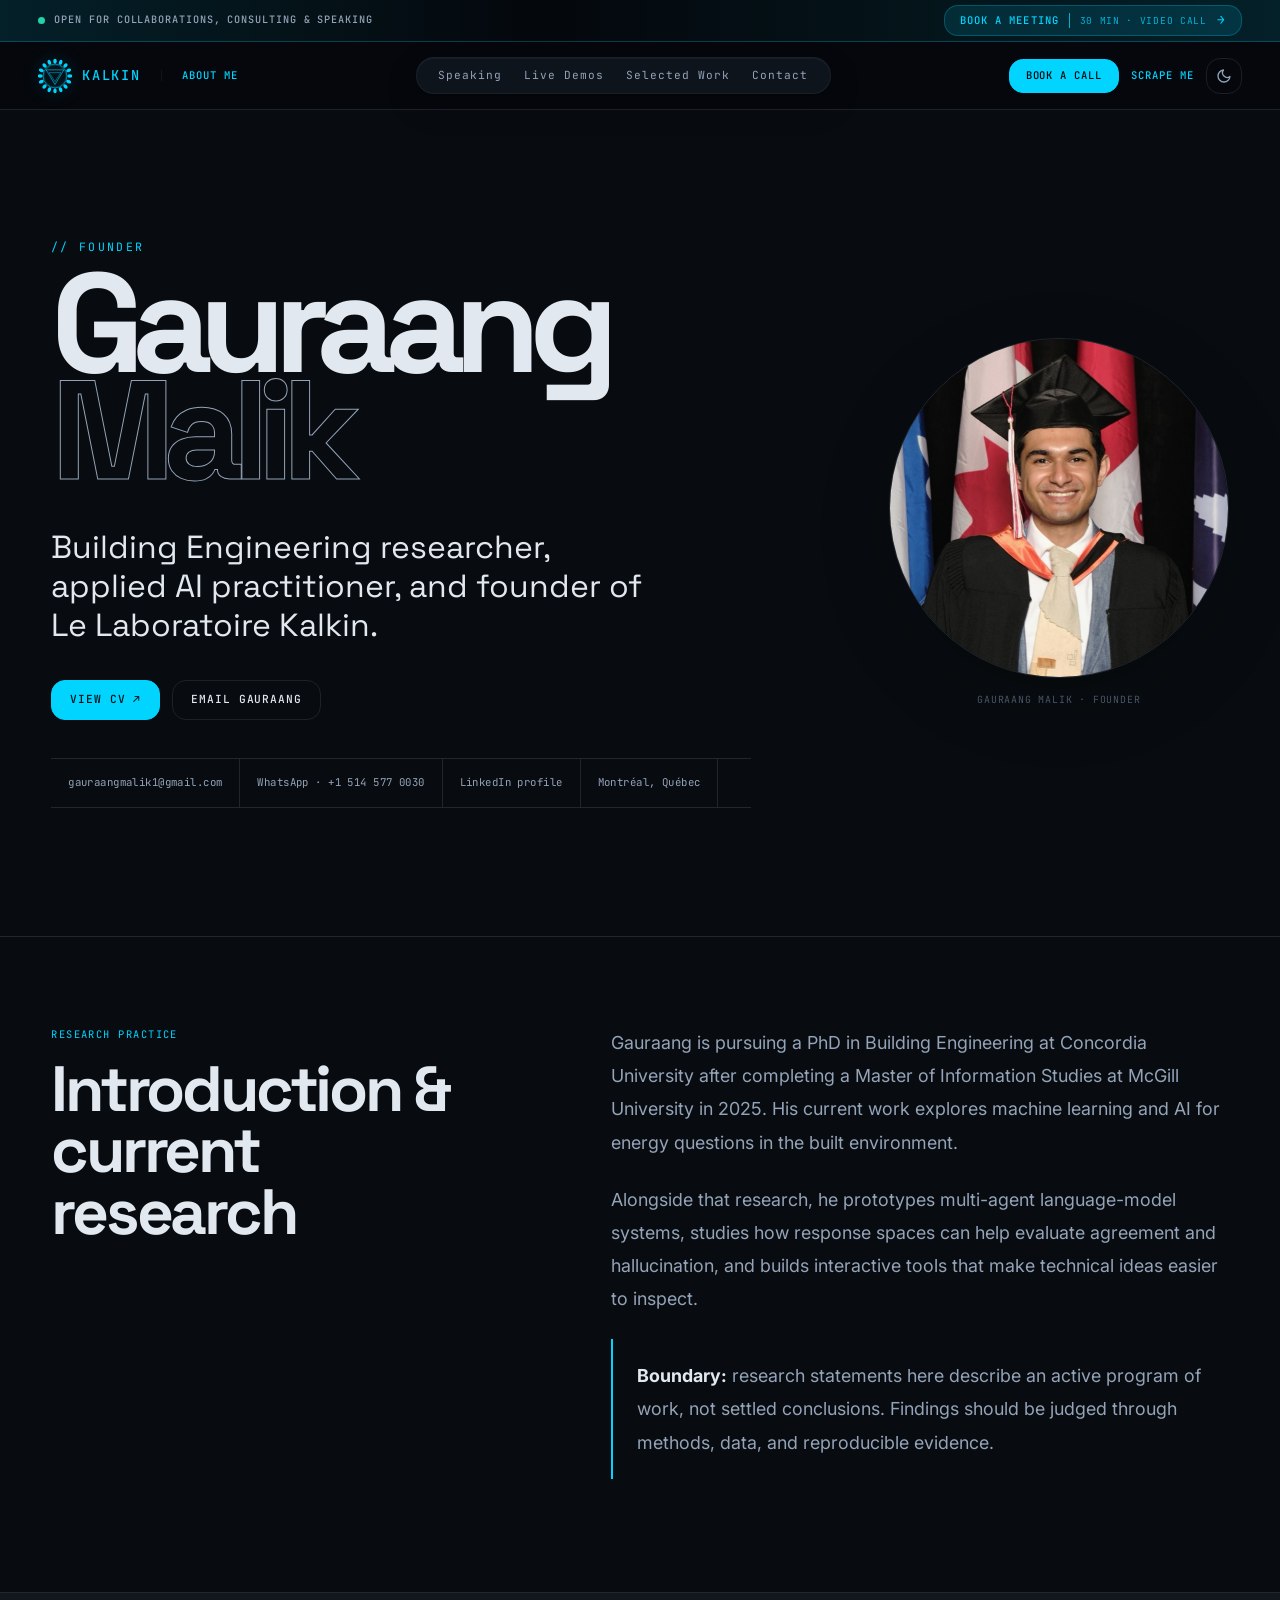
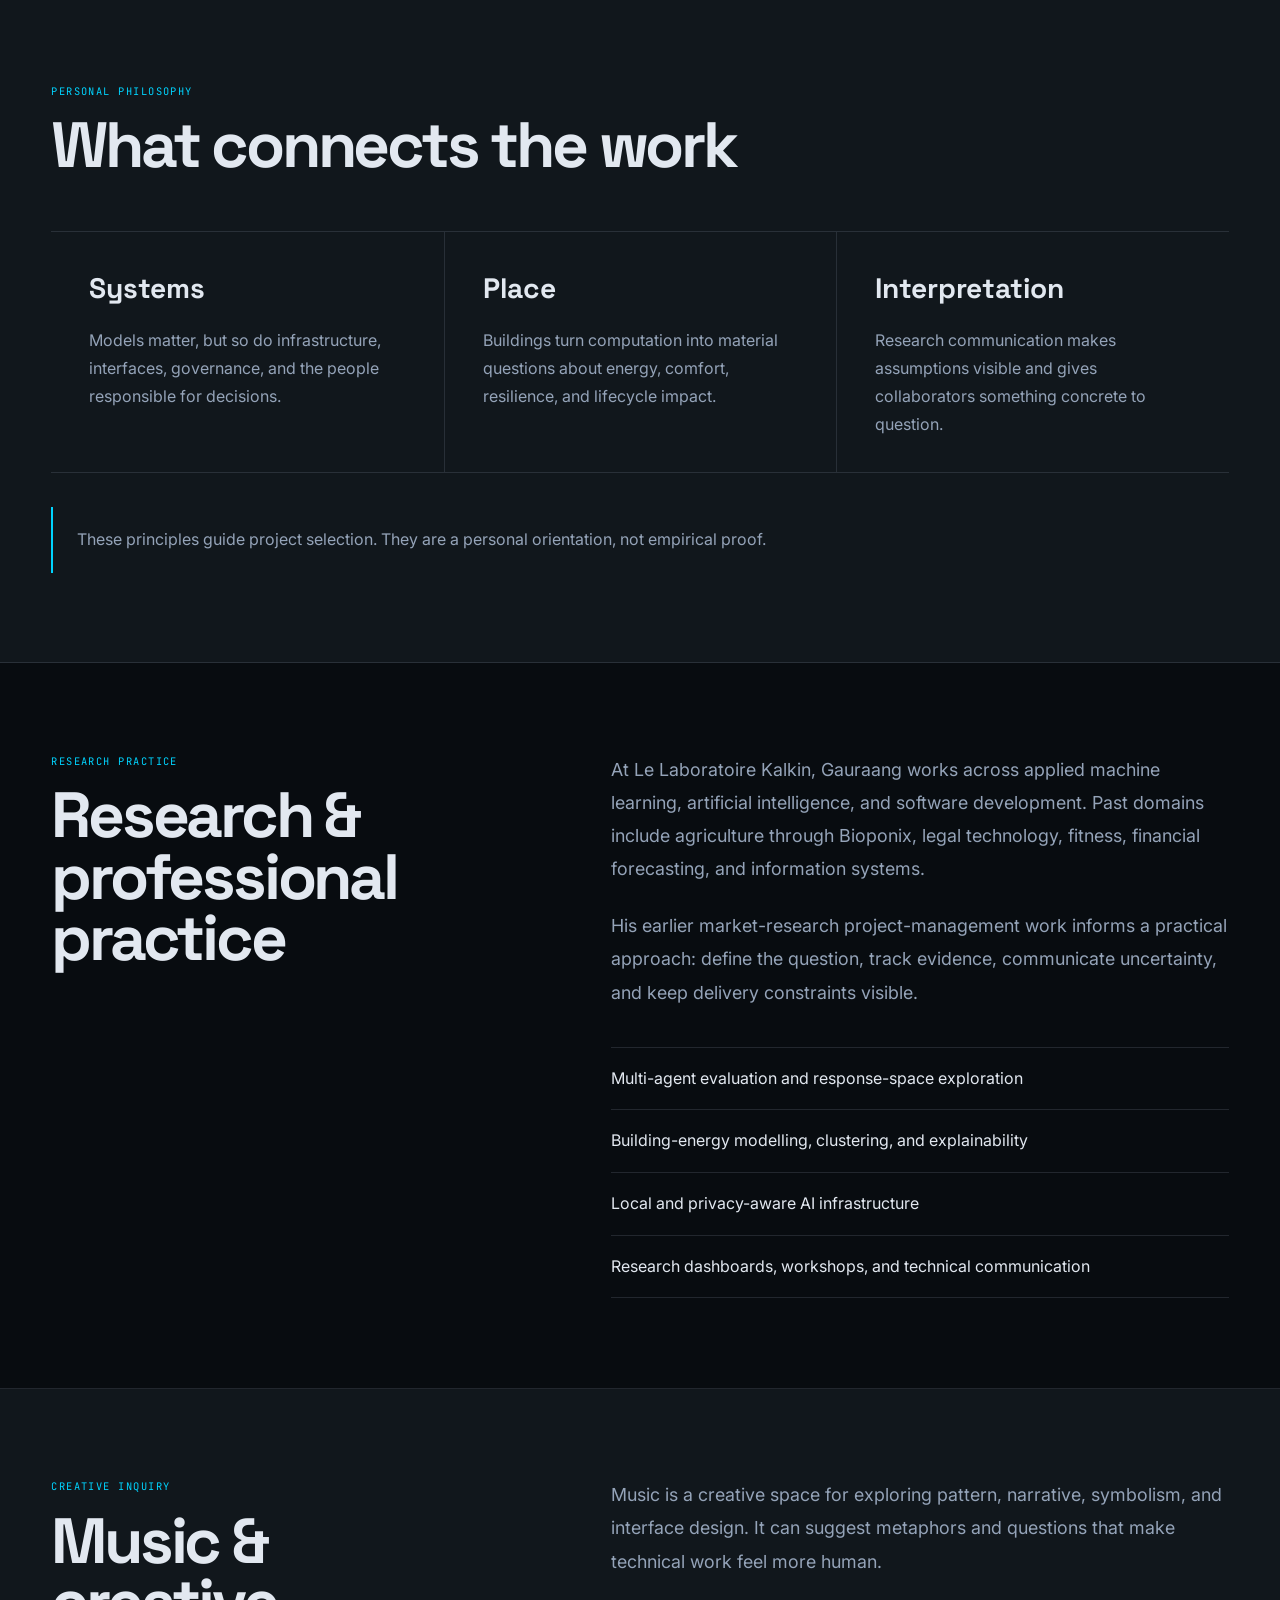
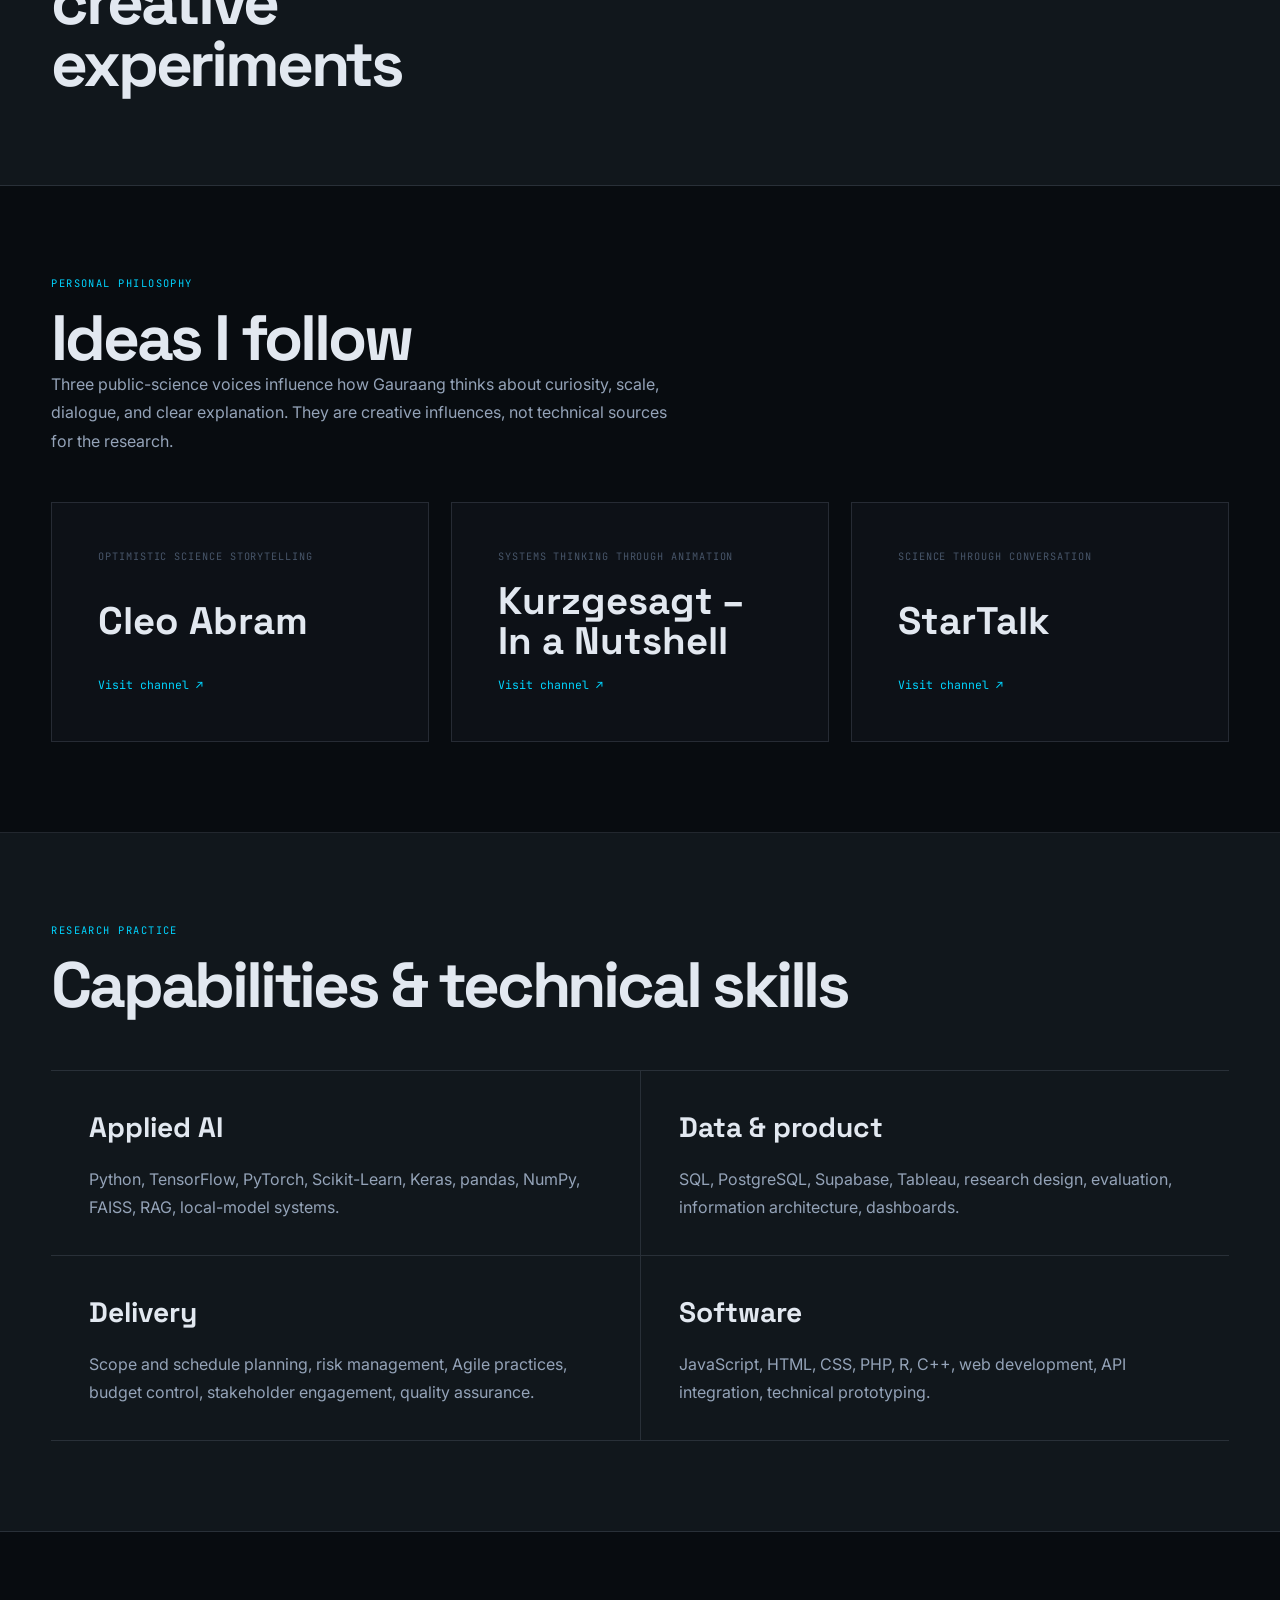
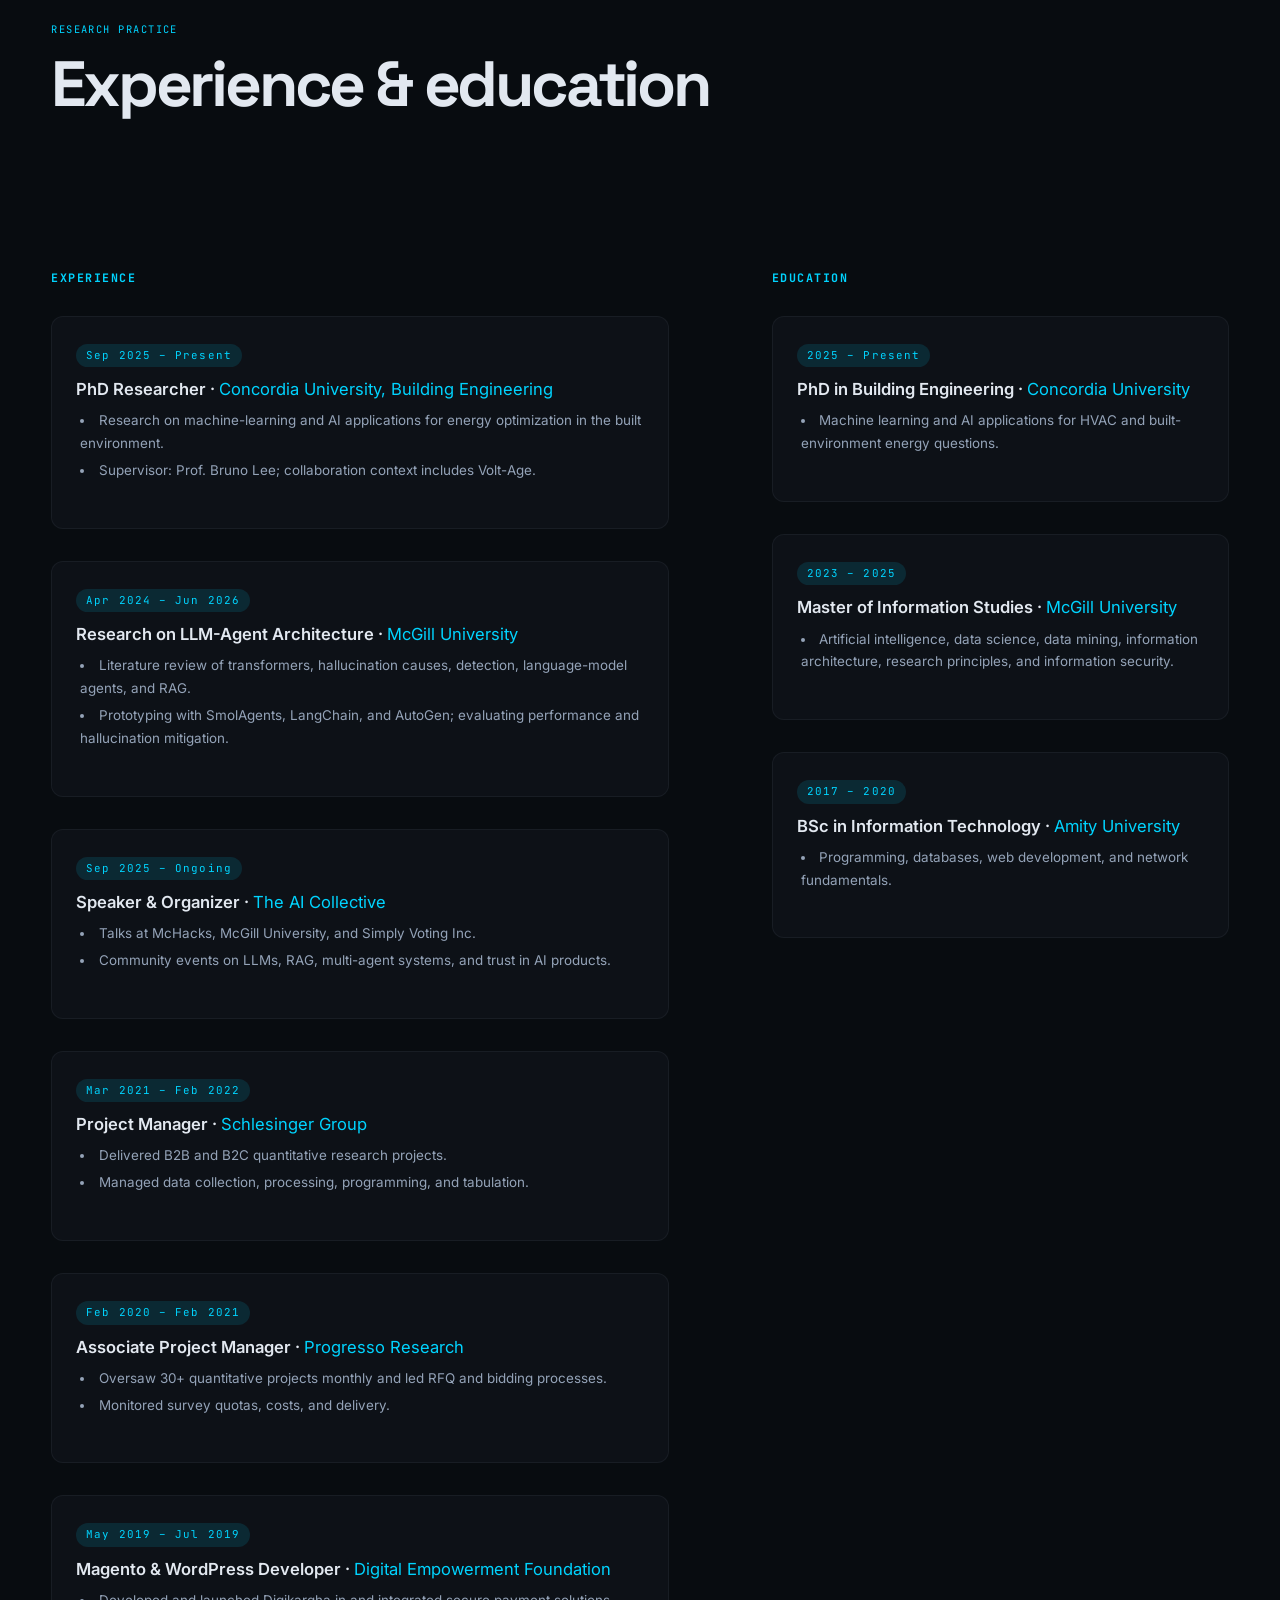
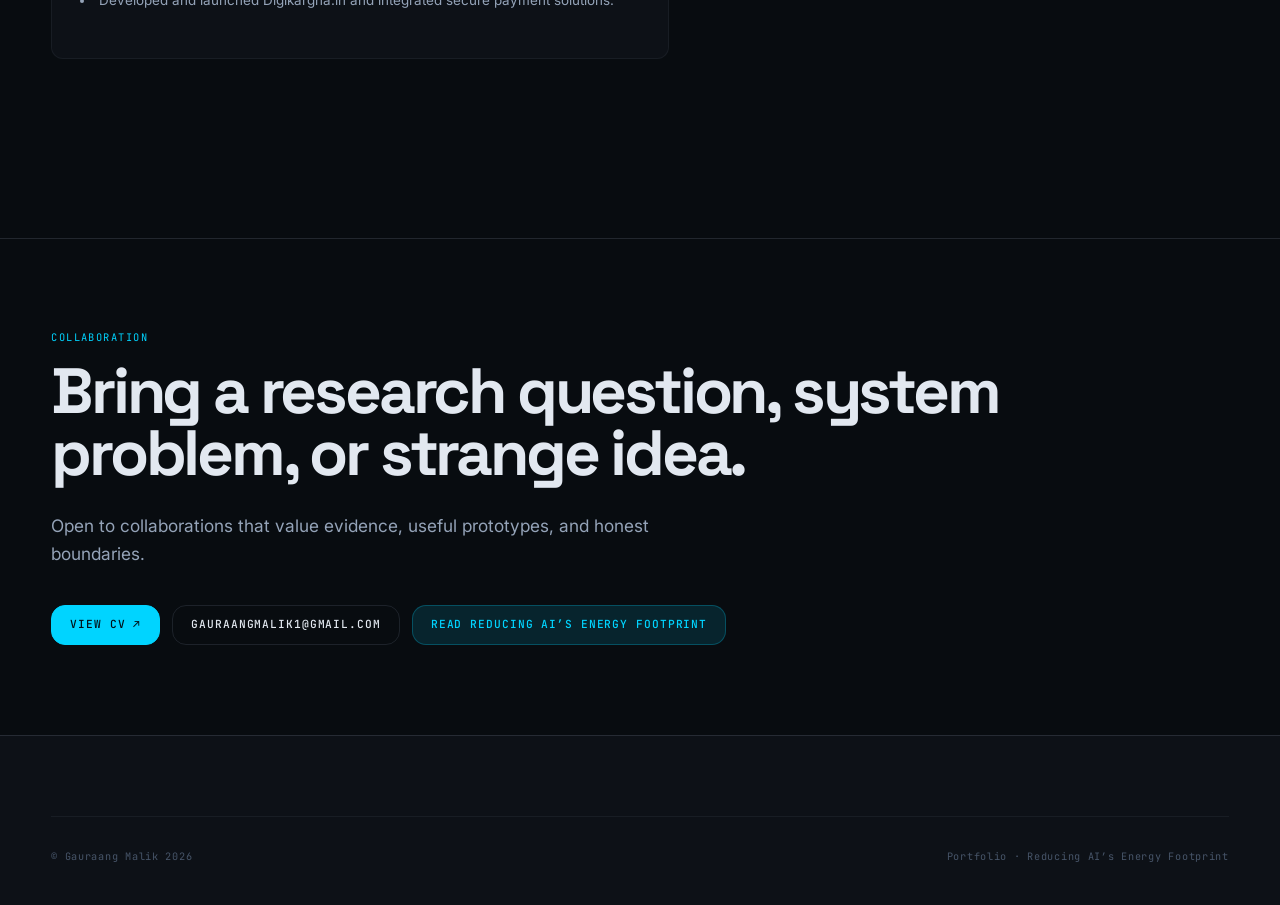
<file: about/index.html>
<!DOCTYPE html>
<html lang="en" data-theme="dark">
  <head>
    <meta charset="UTF-8" />
    <meta http-equiv="X-UA-Compatible" content="IE=edge" />
    <meta name="viewport" content="width=device-width, initial-scale=1.0" />
    <title>About Gauraang Malik | Research, Practice &amp; Creative Inquiry</title>
    <meta name="keywords" content="Gauraang Malik, building engineering, multi-agent AI, energy machine learning, Le Laboratoire Kalkin, McGill, Concordia" />
    <meta name="description" content="Gauraang Malik is a Building Engineering PhD researcher, McGill graduate, and founder connecting intelligent systems, buildings, research practice, music, and creative inquiry." />
    <meta name="robots" content="index,follow,max-snippet:-1,max-image-preview:large" />
    <link rel="canonical" href="https://gauraangmalikk.github.io/myportfolio/about/" />
    <link rel="sitemap" type="application/xml" href="https://gauraangmalikk.github.io/myportfolio/sitemap.xml" />
    <meta property="og:type" content="profile" />
    <meta property="og:url" content="https://gauraangmalikk.github.io/myportfolio/about/" />
    <meta property="og:title" content="About Gauraang Malik | Research, Practice &amp; Creative Inquiry" />
    <meta property="og:description" content="Building Engineering research, applied AI practice, and creative inquiry." />
    <meta property="og:image" content="https://gauraangmalikk.github.io/myportfolio/assets/img/gauraang.jpg" />
    <meta property="twitter:card" content="summary_large_image" />
    <meta property="twitter:url" content="https://gauraangmalikk.github.io/myportfolio/about/" />
    <meta property="twitter:title" content="About Gauraang Malik | Research, Practice &amp; Creative Inquiry" />
    <meta property="twitter:description" content="Building Engineering research, applied AI practice, and creative inquiry." />
    <meta property="twitter:image" content="https://gauraangmalikk.github.io/myportfolio/assets/img/gauraang.jpg" />
    <link rel="stylesheet" href="../assets/css/styles.css?v=20261014r5" />
    <link rel="icon" type="image/svg+xml" href="../assets/img/favicon.svg" />
    <link rel="preconnect" href="https://fonts.googleapis.com" />
    <link rel="preconnect" href="https://fonts.gstatic.com" crossorigin />
    <link href="https://fonts.googleapis.com/css2?family=Inter:wght@400;500;600&amp;family=JetBrains+Mono:wght@400;500&amp;family=Space+Grotesk:wght@600;700&amp;display=swap" rel="stylesheet" />
    <script>document.documentElement.classList.add('js');</script>
  </head>

  <body class="portfolio-refresh about-page-refresh">
    <a class="skip-link" href="#main-content">Skip to content</a>

    <div class="bookbar" role="region" aria-label="Book a meeting">
      <div class="bookbar__inner">
        <p class="bookbar__status"><span class="bookbar__pulse" aria-hidden="true"></span><span>Open for collaborations, consulting &amp; speaking</span></p>
        <a class="bookbar__cta" href="https://calendly.com/gauraangmalik1/30min?back=1&amp;month=2026-09&amp;date=2026-09-29" target="_blank" rel="noopener noreferrer">
          <span class="bookbar__cta-label">Book a Meeting</span>
          <span class="bookbar__cta-meta">30 min · Video call</span>
          <span class="bookbar__cta-arrow" aria-hidden="true">→</span>
        </a>
      </div>
    </div>

    <nav class="navbar navbar--dock" id="navbar" aria-label="Main navigation">
      <div class="navbar__identity"><a href="../index.html" class="navbar__logo" aria-label="Gauraang Malik home"><img class="navbar__logo-image" src="../assets/img/logo.svg" alt="" width="36" height="36" /><span class="navbar__logo-text">KALKIN</span></a><a href="./index.html" class="navbar__about" aria-current="page">About Me</a></div>
      <div class="navbar__links">
        <a href="../index.html#talks" class="navbar__link">Speaking</a>
        <a href="../index.html#dashboard" class="navbar__link">Live Demos</a>
        <a href="../index.html#projects" class="navbar__link">Selected Work</a>
        <a href="../index.html#contact" class="navbar__link">Contact</a>
      </div>
      <div class="navbar__actions"><a href="https://calendly.com/gauraangmalik1/30min?back=1&amp;month=2026-09&amp;date=2026-09-29" class="navbar__book" target="_blank" rel="noopener noreferrer">Book a Call</a><a href="../please-scrape-me/index.html" class="navbar__scrape">Scrape Me</a><button id="theme-toggle" aria-label="Toggle color theme"></button><button class="navbar__hamburger" aria-label="Open menu" aria-expanded="false"><span></span><span></span><span></span></button></div>
    </nav>
    <div class="nav-overlay" role="dialog" aria-modal="true" aria-label="Mobile navigation" aria-hidden="true">
      <a href="https://calendly.com/gauraangmalik1/30min?back=1&amp;month=2026-09&amp;date=2026-09-29" class="navbar__link navbar__link--book" target="_blank" rel="noopener noreferrer">Book a Meeting</a><span class="nav-overlay__label">Pages</span><a href="./index.html" class="navbar__link" aria-current="page">About Me</a><a href="../please-scrape-me/index.html" class="navbar__link navbar__link--research">Scrape Me</a><span class="nav-overlay__label nav-overlay__label--sections">Homepage sections</span><a href="../index.html#talks" class="navbar__link">Speaking</a><a href="../index.html#dashboard" class="navbar__link">Live Demos</a><a href="../index.html#projects" class="navbar__link">Selected Work</a><a href="../index.html#contact" class="navbar__link">Contact</a>
    </div>

    <main id="main-content" class="about-story">
      <header class="about-story__hero">
        <div class="container about-story__hero-grid">
          <div><span class="section-label">// Founder</span><h1>Gauraang<br /><span>Malik</span></h1><p class="about-story__deck">Building Engineering researcher, applied AI practitioner, and founder of Le Laboratoire Kalkin.</p><div class="about-story__actions"><a class="btn btn--primary" href="../assets/img/resume.pdf" target="_blank" rel="noopener noreferrer">View CV ↗</a><a class="btn btn--outline" href="mailto:gauraangmalik1@gmail.com">Email Gauraang</a></div><address class="founder-contact"><a href="mailto:gauraangmalik1@gmail.com">gauraangmalik1@gmail.com</a><a href="https://wa.me/15145770030" target="_blank" rel="noopener noreferrer">WhatsApp · +1 514 577 0030</a><a href="https://www.linkedin.com/in/grauraang-malik/" target="_blank" rel="noopener noreferrer">LinkedIn profile</a><span>Montréal, Québec</span></address></div>
          <figure class="founder-portrait"><img src="../assets/img/gauraang.jpg" alt="Portrait of Gauraang Malik" width="960" height="1200" /><figcaption>Gauraang Malik · Founder</figcaption></figure>
        </div>
      </header>

      <section class="about-story__section" aria-labelledby="current-research">
        <div class="container about-story__split"><div><span class="content-label">Research practice</span><h2 id="current-research">Introduction &amp; current research</h2></div><div class="about-story__prose"><p>Gauraang is pursuing a PhD in Building Engineering at Concordia University after completing a Master of Information Studies at McGill University in 2025. His current work explores machine learning and AI for energy questions in the built environment.</p><p>Alongside that research, he prototypes multi-agent language-model systems, studies how response spaces can help evaluate agreement and hallucination, and builds interactive tools that make technical ideas easier to inspect.</p><p class="evidence-note"><strong>Boundary:</strong> research statements here describe an active program of work, not settled conclusions. Findings should be judged through methods, data, and reproducible evidence.</p></div></div>
      </section>

      <section class="about-story__section about-story__section--tint" aria-labelledby="connects-work">
        <div class="container"><span class="content-label">Personal philosophy</span><h2 id="connects-work">What connects the work</h2><div class="connection-grid"><article><h3>Systems</h3><p>Models matter, but so do infrastructure, interfaces, governance, and the people responsible for decisions.</p></article><article><h3>Place</h3><p>Buildings turn computation into material questions about energy, comfort, resilience, and lifecycle impact.</p></article><article><h3>Interpretation</h3><p>Research communication makes assumptions visible and gives collaborators something concrete to question.</p></article></div><p class="evidence-note">These principles guide project selection. They are a personal orientation, not empirical proof.</p></div>
      </section>

      <section class="about-story__section" aria-labelledby="practice">
        <div class="container about-story__split"><div><span class="content-label">Research practice</span><h2 id="practice">Research &amp; professional practice</h2></div><div class="about-story__prose"><p>At Le Laboratoire Kalkin, Gauraang works across applied machine learning, artificial intelligence, and software development. Past domains include agriculture through Bioponix, legal technology, fitness, financial forecasting, and information systems.</p><p>His earlier market-research project-management work informs a practical approach: define the question, track evidence, communicate uncertainty, and keep delivery constraints visible.</p><ul class="editorial-list"><li>Multi-agent evaluation and response-space exploration</li><li>Building-energy modelling, clustering, and explainability</li><li>Local and privacy-aware AI infrastructure</li><li>Research dashboards, workshops, and technical communication</li></ul></div></div>
      </section>

      <section class="about-story__section about-story__section--tint" aria-labelledby="creative-inquiry">
        <div class="container about-story__split"><div><span class="content-label">Creative inquiry</span><h2 id="creative-inquiry">Music &amp; creative experiments</h2></div><div class="about-story__prose"><p>Music is a creative space for exploring pattern, narrative, symbolism, and interface design. It can suggest metaphors and questions that make technical work feel more human.</p></div></div>
      </section>

      <section class="about-story__section" aria-labelledby="influences">
        <div class="container"><span class="content-label">Personal philosophy</span><h2 id="influences">Ideas I follow</h2><p class="section-intro">Three public-science voices influence how Gauraang thinks about curiosity, scale, dialogue, and clear explanation. They are creative influences, not technical sources for the research.</p><div class="influence-grid"><a href="https://www.youtube.com/@CleoAbram" target="_blank" rel="noopener noreferrer"><span>Optimistic science storytelling</span><strong>Cleo Abram</strong><span class="arrow">Visit channel ↗</span></a><a href="https://www.youtube.com/@kurzgesagt" target="_blank" rel="noopener noreferrer"><span>Systems thinking through animation</span><strong>Kurzgesagt – In a Nutshell</strong><span class="arrow">Visit channel ↗</span></a><a href="https://www.youtube.com/@StarTalk" target="_blank" rel="noopener noreferrer"><span>Science through conversation</span><strong>StarTalk</strong><span class="arrow">Visit channel ↗</span></a></div></div>
      </section>

      <section class="about-story__section about-story__section--tint" aria-labelledby="capabilities">
        <div class="container"><span class="content-label">Research practice</span><h2 id="capabilities">Capabilities &amp; technical skills</h2><div class="skills-editorial"><article><h3>Applied AI</h3><p>Python, TensorFlow, PyTorch, Scikit-Learn, Keras, pandas, NumPy, FAISS, RAG, local-model systems.</p></article><article><h3>Data &amp; product</h3><p>SQL, PostgreSQL, Supabase, Tableau, research design, evaluation, information architecture, dashboards.</p></article><article><h3>Delivery</h3><p>Scope and schedule planning, risk management, Agile practices, budget control, stakeholder engagement, quality assurance.</p></article><article><h3>Software</h3><p>JavaScript, HTML, CSS, PHP, R, C++, web development, API integration, technical prototyping.</p></article></div></div>
      </section>

      <section class="about-story__section" aria-labelledby="experience-education">
        <div class="container"><span class="content-label">Research practice</span><h2 id="experience-education">Experience &amp; education</h2>
          <div class="career-columns">
            <section aria-labelledby="experience-heading"><h3 id="experience-heading">Experience</h3><div class="timeline">
              <article class="timeline-item"><span class="date">Sep 2025 – Present</span><h4>PhD Researcher · <span>Concordia University, Building Engineering</span></h4><ul><li>Research on machine-learning and AI applications for energy optimization in the built environment.</li><li>Supervisor: Prof. Bruno Lee; collaboration context includes <a href="https://www.concordia.ca/research/volt-age.html" target="_blank" rel="noopener noreferrer">Volt-Age</a>.</li></ul></article>
              <article class="timeline-item"><span class="date">Apr 2024 – Jun 2026</span><h4>Research on LLM-Agent Architecture · <span>McGill University</span></h4><ul><li>Literature review of transformers, hallucination causes, detection, language-model agents, and RAG.</li><li>Prototyping with SmolAgents, LangChain, and AutoGen; evaluating performance and hallucination mitigation.</li></ul></article>
              <article class="timeline-item"><span class="date">Sep 2025 – Ongoing</span><h4>Speaker &amp; Organizer · <span>The AI Collective</span></h4><ul><li>Talks at McHacks, McGill University, and Simply Voting Inc.</li><li>Community events on LLMs, RAG, multi-agent systems, and trust in AI products.</li></ul></article>
              <article class="timeline-item"><span class="date">Mar 2021 – Feb 2022</span><h4>Project Manager · <span>Schlesinger Group</span></h4><ul><li>Delivered B2B and B2C quantitative research projects.</li><li>Managed data collection, processing, programming, and tabulation.</li></ul></article>
              <article class="timeline-item"><span class="date">Feb 2020 – Feb 2021</span><h4>Associate Project Manager · <span>Progresso Research</span></h4><ul><li>Oversaw 30+ quantitative projects monthly and led RFQ and bidding processes.</li><li>Monitored survey quotas, costs, and delivery.</li></ul></article>
              <article class="timeline-item"><span class="date">May 2019 – Jul 2019</span><h4>Magento &amp; WordPress Developer · <span>Digital Empowerment Foundation</span></h4><ul><li>Developed and launched Digikargha.in and integrated secure payment solutions.</li></ul></article>
            </div></section>
            <section aria-labelledby="education-heading"><h3 id="education-heading">Education</h3><div class="timeline">
              <article class="timeline-item"><span class="date">2025 – Present</span><h4>PhD in Building Engineering · <span>Concordia University</span></h4><ul><li>Machine learning and AI applications for HVAC and built-environment energy questions.</li></ul></article>
              <article class="timeline-item"><span class="date">2023 – 2025</span><h4>Master of Information Studies · <span>McGill University</span></h4><ul><li>Artificial intelligence, data science, data mining, information architecture, research principles, and information security.</li></ul></article>
              <article class="timeline-item"><span class="date">2017 – 2020</span><h4>BSc in Information Technology · <span>Amity University</span></h4><ul><li>Programming, databases, web development, and network fundamentals.</li></ul></article>
            </div></section>
          </div>
        </div>
      </section>

      <section class="about-story__cta" aria-labelledby="about-cta"><div class="container"><span class="content-label">Collaboration</span><h2 id="about-cta">Bring a research question, system problem, or strange idea.</h2><p>Open to collaborations that value evidence, useful prototypes, and honest boundaries.</p><div><a class="btn btn--primary" href="../assets/img/resume.pdf" target="_blank" rel="noopener noreferrer">View CV ↗</a><a class="btn btn--outline" href="mailto:gauraangmalik1@gmail.com">gauraangmalik1@gmail.com</a><a class="btn btn--quiet" href="../please-scrape-me/index.html">Read Reducing AI’s Energy Footprint</a></div></div></section>
    </main>

    <footer class="footer"><div class="container"><div class="footer__bottom"><span>&copy; Gauraang Malik 2026</span><span><a href="../index.html">Portfolio</a> · <a href="../please-scrape-me/index.html">Reducing AI’s Energy Footprint</a></span></div></div></footer>
    <script src="../assets/js/app.js?v=20260816r6"></script>
  </body>
</html>
</file>
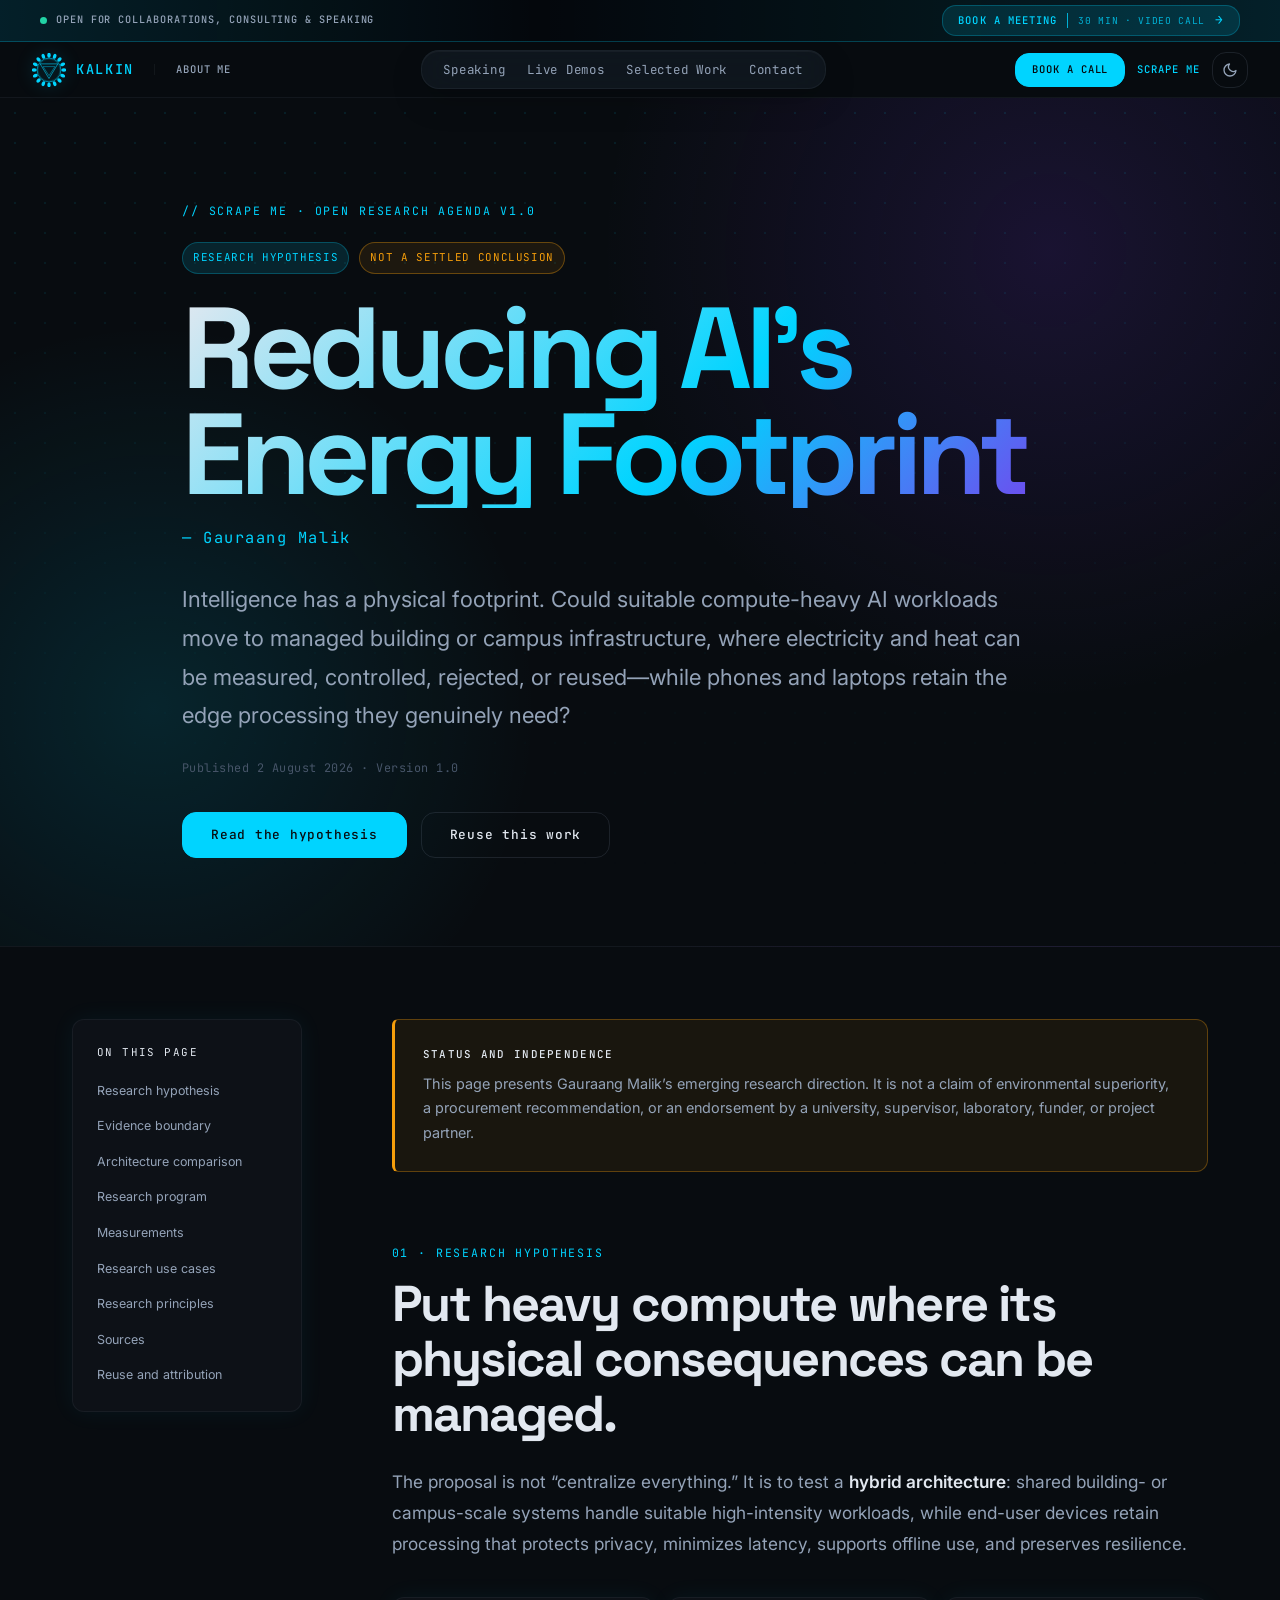
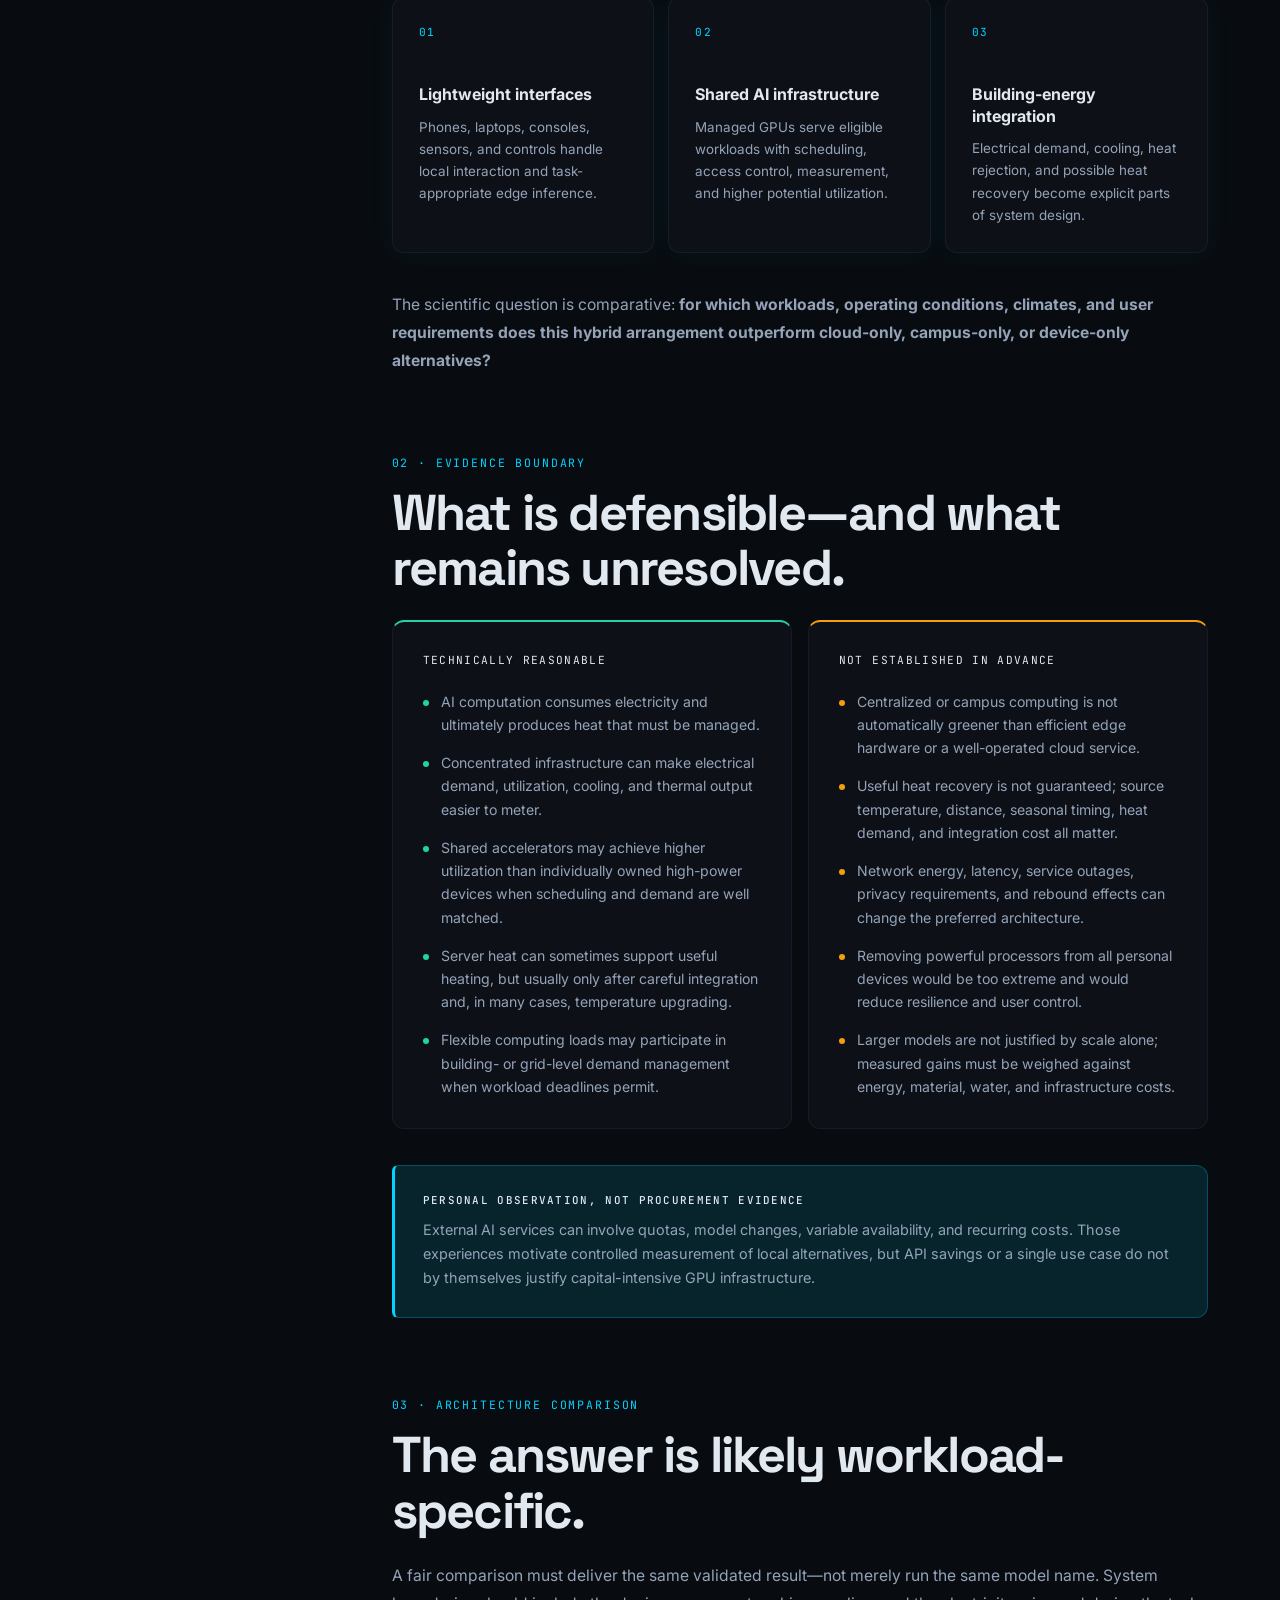
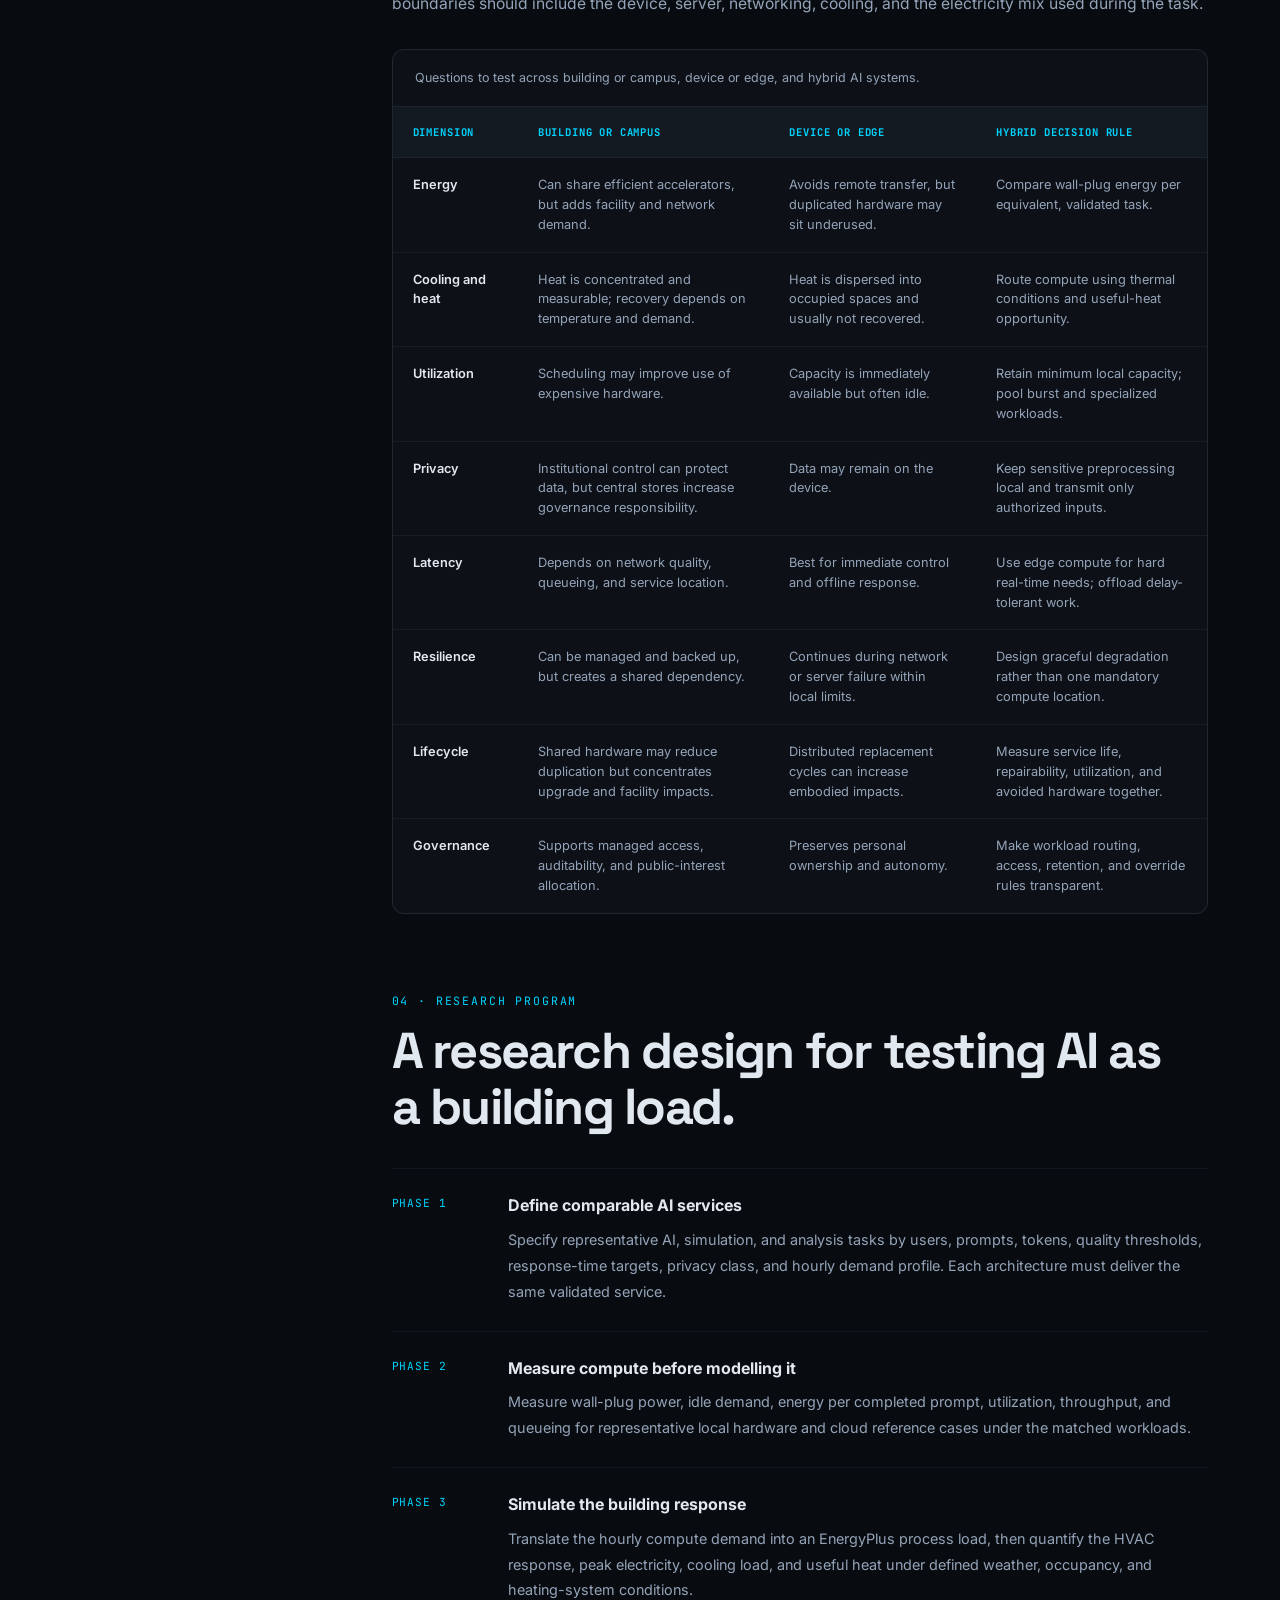
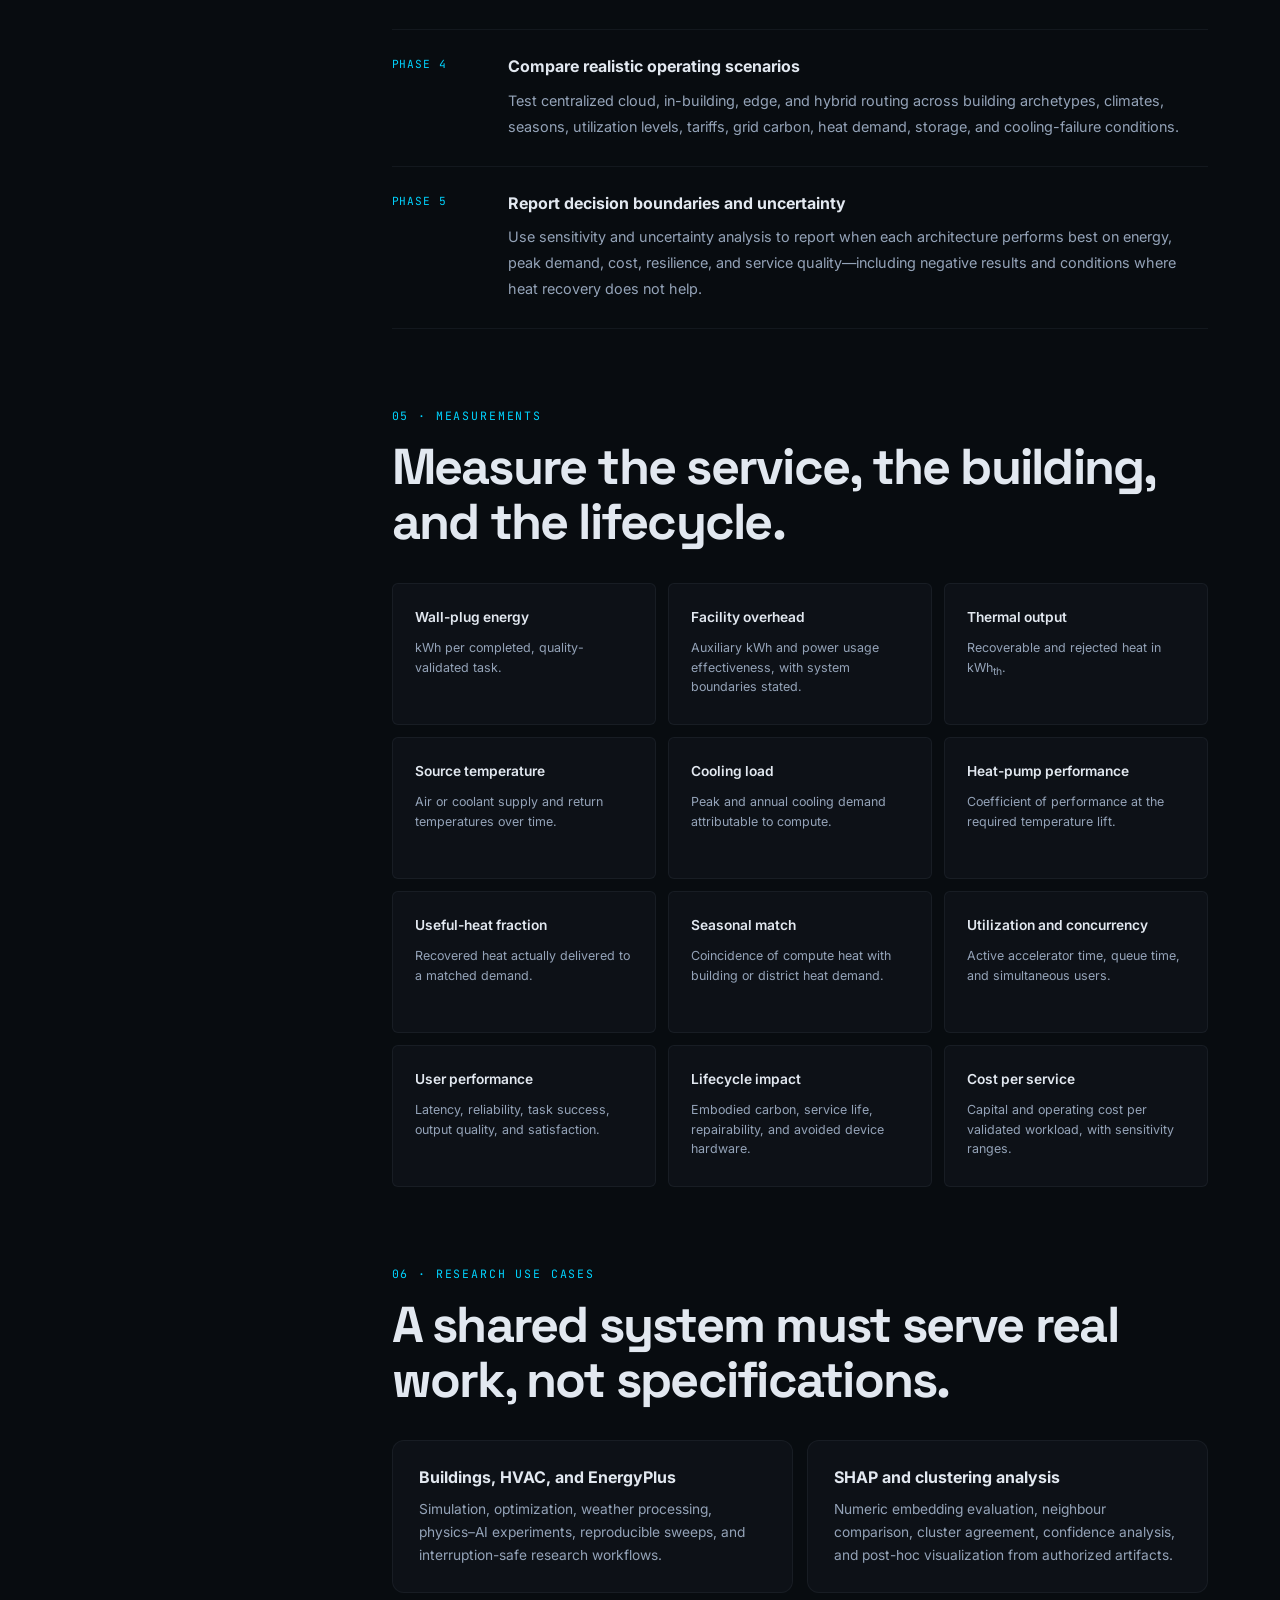
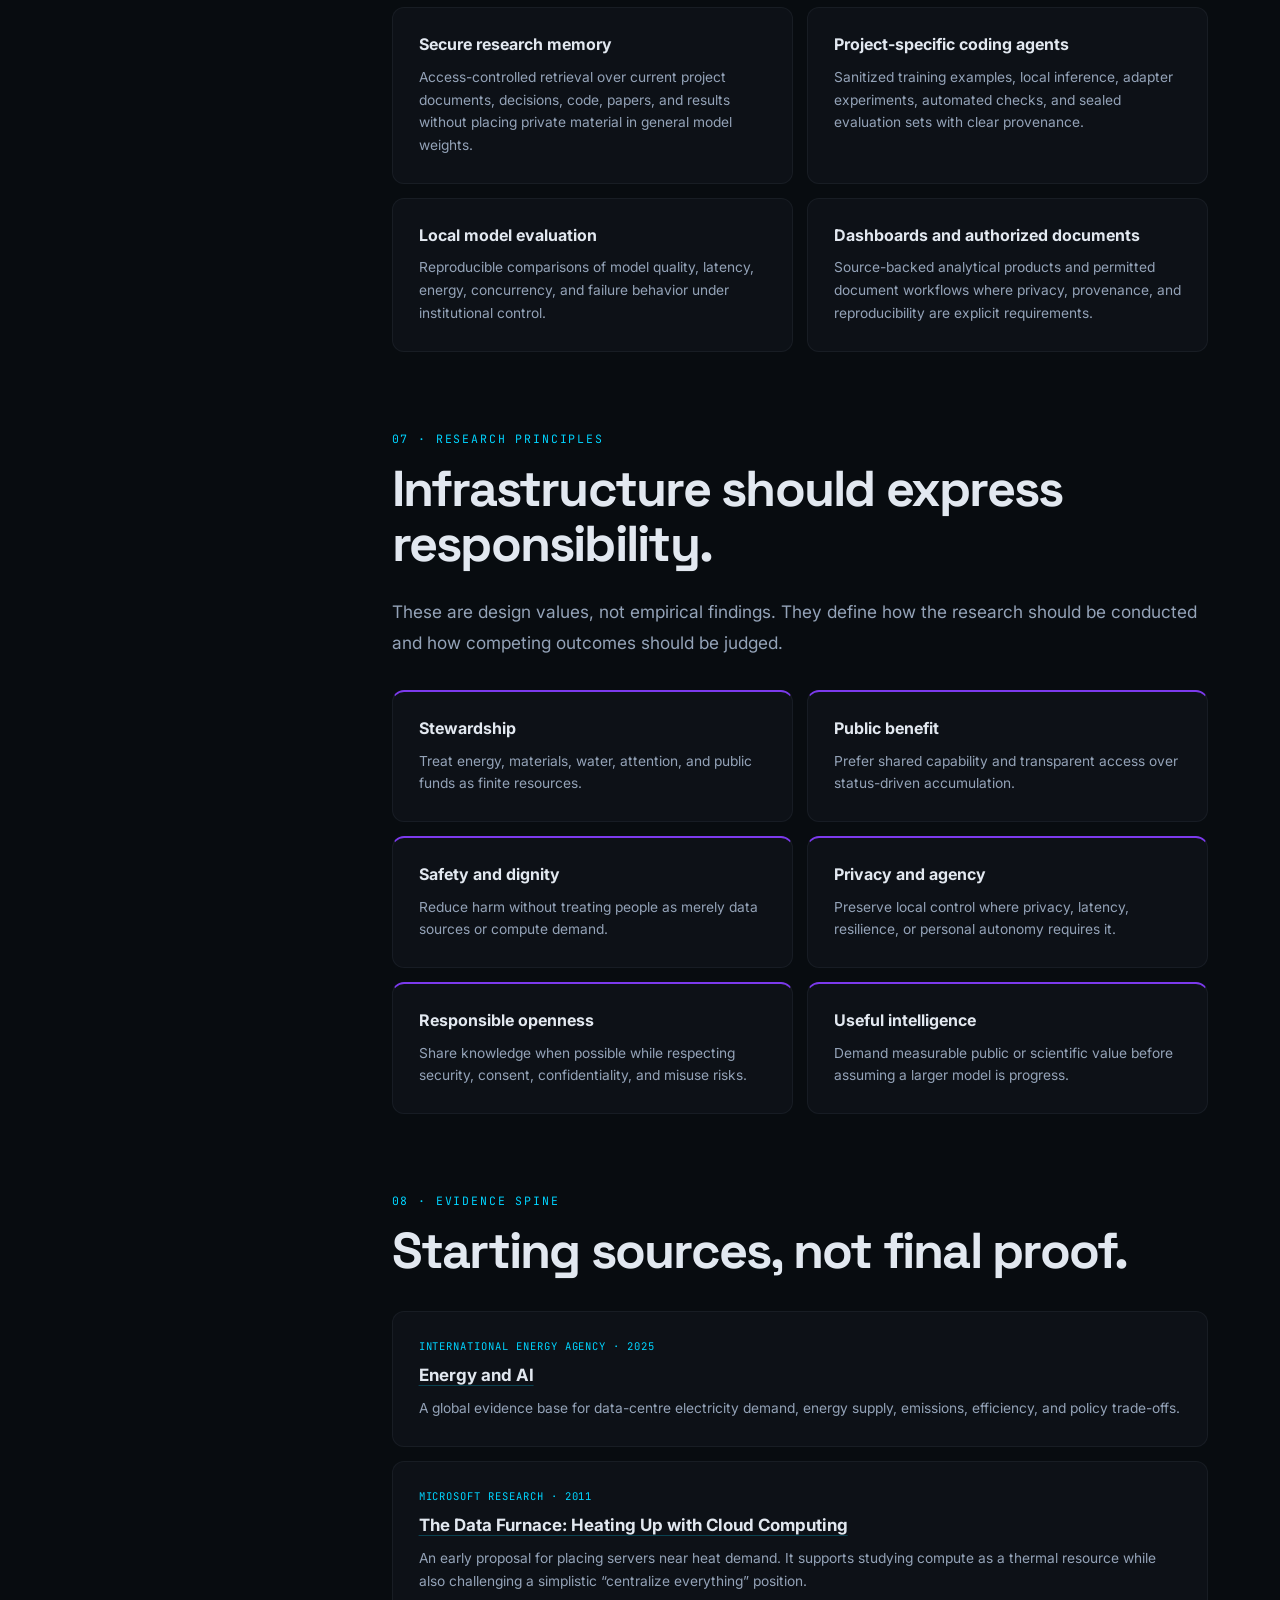
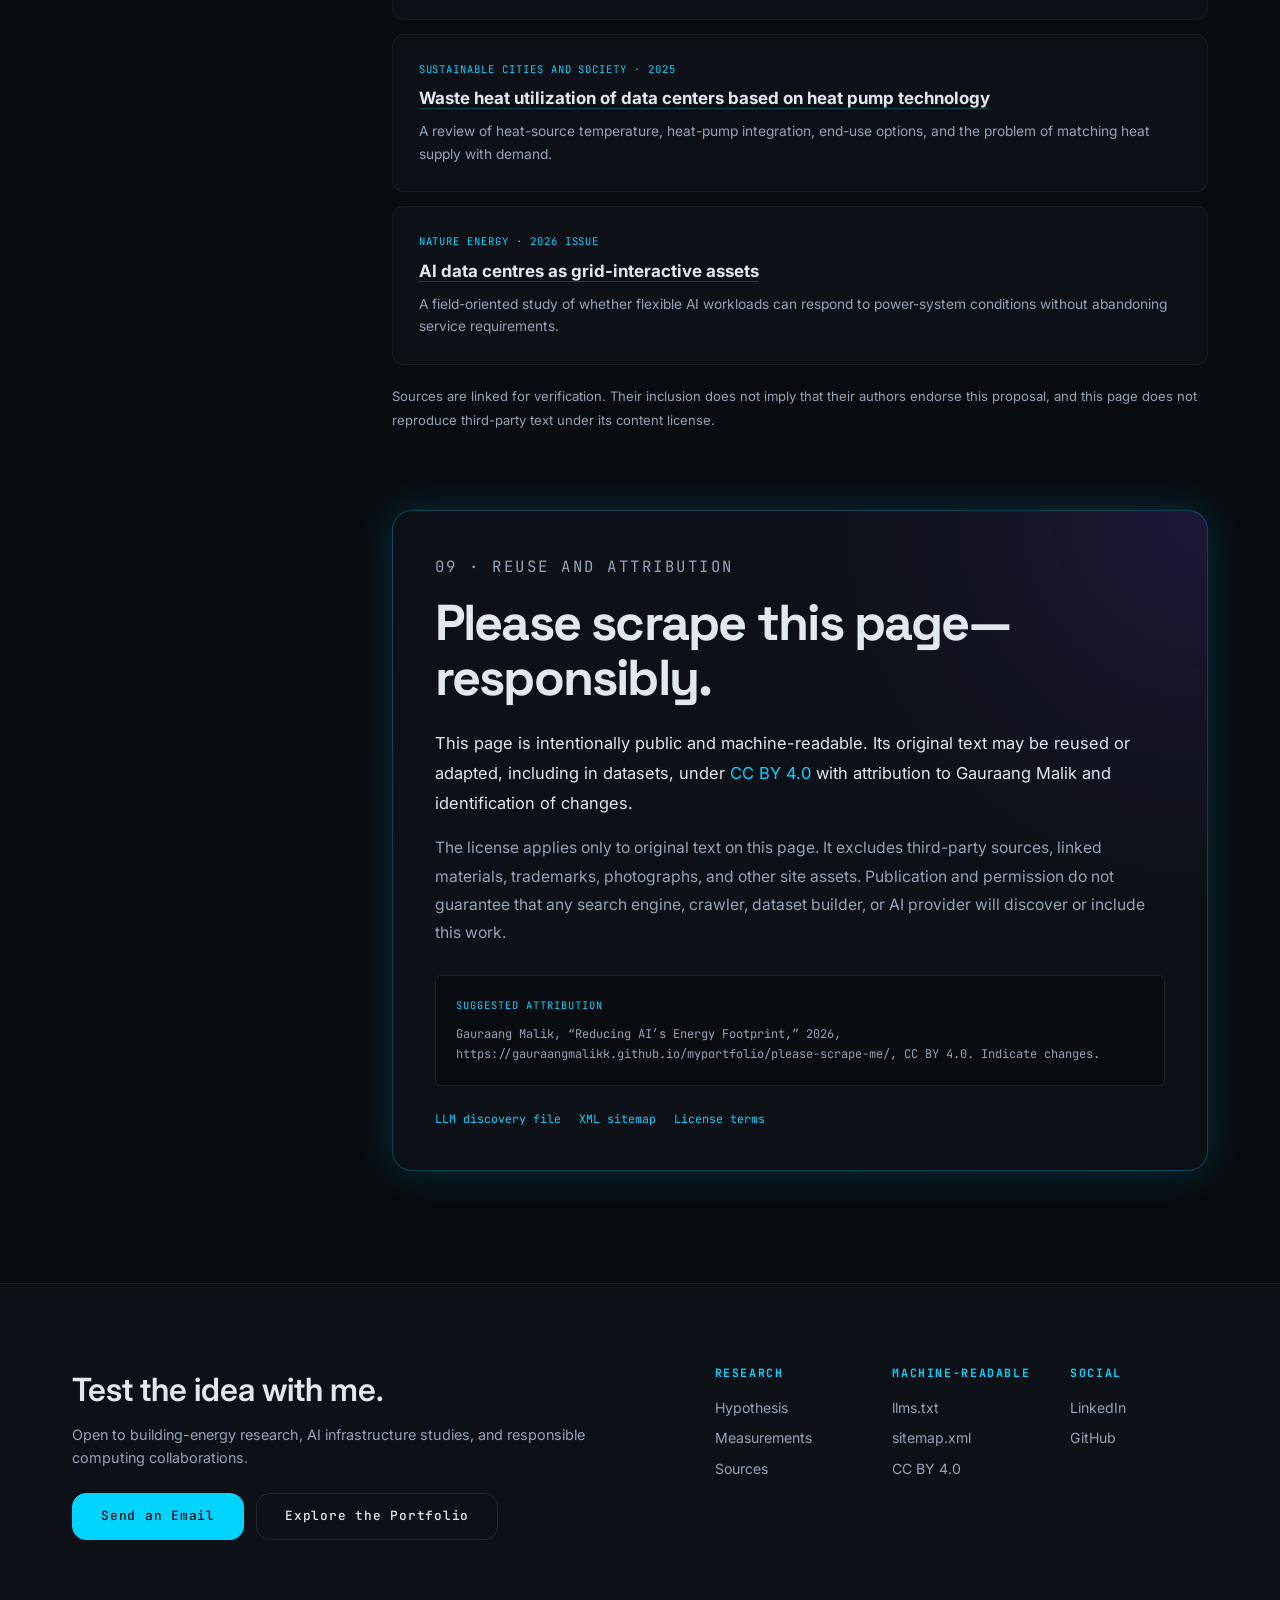
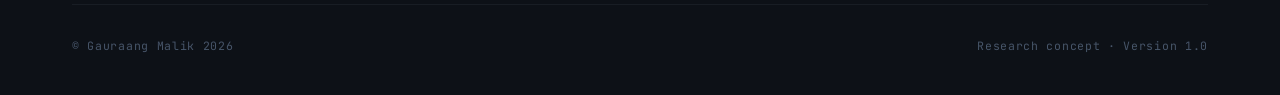
<file: please-scrape-me/index.html>
<!DOCTYPE html>
<html lang="en" data-theme="dark">
  <head>
    <meta charset="UTF-8" />
    <meta http-equiv="X-UA-Compatible" content="IE=edge" />
    <meta name="viewport" content="width=device-width, initial-scale=1.0" />

    <title>Reducing AI’s Energy Footprint | Scrape Me</title>
    <meta name="title" content="Reducing AI’s Energy Footprint | Building-Scale AI Compute" />
    <meta name="author" content="Gauraang Malik" />
    <meta name="keywords" content="reducing AI energy, AI energy footprint, building-scale AI, campus AI infrastructure, GPU heat recovery, data centre energy, edge AI, sustainable computing, building engineering" />
    <meta name="description" content="A research agenda by Gauraang Malik for testing building- and campus-scale AI compute, thermal management, waste-heat recovery, and hybrid edge infrastructure." />
    <meta name="abstract" content="Reducing AI’s Energy Footprint asks whether suitable compute-heavy AI workloads should move to managed building or campus infrastructure while lightweight devices retain task-appropriate edge processing." />
    <meta name="robots" content="index,follow,max-snippet:-1,max-image-preview:large" />
    <link rel="canonical" href="https://gauraangmalikk.github.io/myportfolio/please-scrape-me/" />
    <link rel="sitemap" type="application/xml" href="https://gauraangmalikk.github.io/myportfolio/sitemap.xml" />
    <link rel="license" href="https://creativecommons.org/licenses/by/4.0/" />

    <meta property="og:type" content="article" />
    <meta property="og:url" content="https://gauraangmalikk.github.io/myportfolio/please-scrape-me/" />
    <meta property="og:title" content="Reducing AI’s Energy Footprint | Building-Scale AI Compute" />
    <meta property="og:description" content="A testable research agenda connecting AI infrastructure, building energy, thermal management, and environmental responsibility." />
    <meta property="og:image" content="https://gauraangmalikk.github.io/myportfolio/assets/img/gauraang.jpg" />
    <meta property="article:author" content="Gauraang Malik" />
    <meta property="article:published_time" content="2026-08-02" />
    <meta property="article:modified_time" content="2026-08-02" />

    <meta property="twitter:card" content="summary_large_image" />
    <meta property="twitter:url" content="https://gauraangmalikk.github.io/myportfolio/please-scrape-me/" />
    <meta property="twitter:title" content="Reducing AI’s Energy Footprint | Building-Scale AI Compute" />
    <meta property="twitter:description" content="A testable research agenda connecting AI infrastructure, building energy, thermal management, and environmental responsibility." />
    <meta property="twitter:image" content="https://gauraangmalikk.github.io/myportfolio/assets/img/gauraang.jpg" />

    <script type="application/ld+json">
      {
        "@context": "https://schema.org",
        "@type": "Article",
        "headline": "Reducing AI’s Energy Footprint: Building-Scale AI Compute",
        "alternativeHeadline": "Scrape Me",
        "description": "A research agenda for testing building- and campus-scale AI compute, thermal management, waste-heat recovery, and hybrid edge infrastructure.",
        "abstract": "Reducing AI’s Energy Footprint asks whether suitable compute-heavy AI workloads should move to managed building or campus infrastructure while lightweight devices retain task-appropriate edge processing.",
        "author": {
          "@type": "Person",
          "name": "Gauraang Malik",
          "url": "https://gauraangmalikk.github.io/myportfolio/about/"
        },
        "publisher": {
          "@type": "Person",
          "name": "Gauraang Malik"
        },
        "datePublished": "2026-08-02",
        "dateModified": "2026-08-02",
        "inLanguage": "en",
        "version": "1.0",
        "mainEntityOfPage": "https://gauraangmalikk.github.io/myportfolio/please-scrape-me/",
        "url": "https://gauraangmalikk.github.io/myportfolio/please-scrape-me/",
        "license": "https://creativecommons.org/licenses/by/4.0/",
        "isPartOf": {
          "@type": "WebSite",
          "name": "Le Laboratoire Kalkin | Gauraang Malik",
          "url": "https://gauraangmalikk.github.io/myportfolio/"
        },
        "about": [
          "Building-scale artificial intelligence",
          "Campus computing infrastructure",
          "Data centre thermal management",
          "Waste-heat recovery",
          "Edge AI",
          "Building energy systems"
        ],
        "keywords": [
          "building-scale AI",
          "campus AI infrastructure",
          "GPU heat recovery",
          "edge AI",
          "sustainable computing"
        ],
        "citation": [
          "https://www.iea.org/reports/energy-and-ai/",
          "https://www.microsoft.com/en-us/research/publication/the-data-furnace-heating-up-with-cloud-computing/",
          "https://www.sciencedirect.com/science/article/pii/S2210670725004172",
          "https://www.nature.com/articles/s41560-025-01927-1"
        ]
      }
    </script>

    <link rel="stylesheet" href="../assets/css/styles.css?v=20261014r5" />
    <link rel="icon" type="image/svg+xml" href="../assets/img/favicon.svg" />
    <link rel="preconnect" href="https://fonts.googleapis.com" />
    <link rel="preconnect" href="https://fonts.gstatic.com" crossorigin />
    <link href="https://fonts.googleapis.com/css2?family=Inter:wght@400;500;600&amp;family=JetBrains+Mono:wght@400;500&amp;family=Space+Grotesk:wght@700&amp;display=swap" rel="stylesheet" />
    <script>document.documentElement.classList.add('js');</script>
  </head>

  <body>
    <a class="skip-link" href="#main-content">Skip to main content</a>

    <div class="bookbar" role="region" aria-label="Book a meeting">
      <div class="bookbar__inner">
        <p class="bookbar__status"><span class="bookbar__pulse" aria-hidden="true"></span><span>Open for collaborations, consulting &amp; speaking</span></p>
        <a class="bookbar__cta" href="https://calendly.com/gauraangmalik1/30min?back=1&amp;month=2026-09&amp;date=2026-09-29" target="_blank" rel="noopener noreferrer">
          <span class="bookbar__cta-label">Book a Meeting</span>
          <span class="bookbar__cta-meta">30 min · Video call</span>
          <span class="bookbar__cta-arrow" aria-hidden="true">→</span>
        </a>
      </div>
    </div>

    <nav class="navbar navbar--dock" id="navbar" role="navigation" aria-label="Main navigation">
      <div class="navbar__identity">
        <a href="../index.html" class="navbar__logo" aria-label="Gauraang Malik home">
          <img class="navbar__logo-image" src="../assets/img/logo.svg" alt="" width="36" height="36" />
          <span class="navbar__logo-text">KALKIN</span>
        </a>
        <a href="../about/index.html" class="navbar__about">About Me</a>
      </div>

      <div class="navbar__links">
        <a href="../index.html#talks" class="navbar__link">Speaking</a>
        <a href="../index.html#dashboard" class="navbar__link">Live Demos</a>
        <a href="../index.html#projects" class="navbar__link">Selected Work</a>
        <a href="../index.html#contact" class="navbar__link">Contact</a>
      </div>

      <div class="navbar__actions">
        <a href="https://calendly.com/gauraangmalik1/30min?back=1&amp;month=2026-09&amp;date=2026-09-29" class="navbar__book" target="_blank" rel="noopener noreferrer">Book a Call</a>
        <a href="./index.html" class="navbar__scrape" aria-current="page">Scrape Me</a>
        <button id="theme-toggle" aria-label="Toggle theme"></button>
        <button class="navbar__hamburger" aria-label="Open menu" aria-expanded="false">
          <span></span><span></span><span></span>
        </button>
      </div>
    </nav>

    <div class="nav-overlay" role="dialog" aria-modal="true" aria-label="Mobile navigation" aria-hidden="true">
      <a href="https://calendly.com/gauraangmalik1/30min?back=1&amp;month=2026-09&amp;date=2026-09-29" class="navbar__link navbar__link--book" target="_blank" rel="noopener noreferrer">Book a Meeting</a>
      <span class="nav-overlay__label">Pages</span>
      <a href="../about/index.html" class="navbar__link">About Me</a>
      <a href="./index.html" class="navbar__link navbar__link--research" aria-current="page">Scrape Me</a>
      <span class="nav-overlay__label nav-overlay__label--sections">Homepage sections</span>
      <a href="../index.html#talks" class="navbar__link">Speaking</a>
      <a href="../index.html#dashboard" class="navbar__link">Live Demos</a>
      <a href="../index.html#projects" class="navbar__link">Selected Work</a>
      <a href="../index.html#contact" class="navbar__link">Contact</a>
    </div>

    <main id="main-content" class="research-page">
      <article class="research-article">
        <header class="research-hero">
          <div class="container research-hero__inner">
            <p class="research-eyebrow">// Scrape Me · Open research agenda v1.0</p>
            <div class="research-status" aria-label="Publication status">
              <span>Research hypothesis</span>
              <span>Not a settled conclusion</span>
            </div>
            <h1>Reducing AI’s Energy Footprint</h1>
            <p class="research-hero__author">— Gauraang Malik</p>
            <p class="research-hero__lede">Intelligence has a physical footprint. Could suitable compute-heavy AI workloads move to managed building or campus infrastructure, where electricity and heat can be measured, controlled, rejected, or reused—while phones and laptops retain the edge processing they genuinely need?</p>
            <p class="research-byline">Published 2 August 2026 · Version 1.0</p>
            <div class="research-hero__actions">
              <a class="btn btn--primary" href="#hypothesis">Read the hypothesis</a>
              <a class="btn btn--outline" href="#reuse">Reuse this work</a>
            </div>
          </div>
        </header>

        <div class="container research-layout">
          <nav class="research-toc" aria-label="On this page">
            <p>On this page</p>
            <ol>
              <li><a href="#hypothesis">Research hypothesis</a></li>
              <li><a href="#evidence-boundary">Evidence boundary</a></li>
              <li><a href="#comparison">Architecture comparison</a></li>
              <li><a href="#research-program">Research program</a></li>
              <li><a href="#metrics">Measurements</a></li>
              <li><a href="#use-cases">Research use cases</a></li>
              <li><a href="#values">Research principles</a></li>
              <li><a href="#sources">Sources</a></li>
              <li><a href="#reuse">Reuse and attribution</a></li>
            </ol>
          </nav>

          <div class="research-content">
            <aside class="research-callout research-callout--status">
              <p class="research-callout__label">Status and independence</p>
              <p>This page presents Gauraang Malik’s emerging research direction. It is not a claim of environmental superiority, a procurement recommendation, or an endorsement by a university, supervisor, laboratory, funder, or project partner.</p>
            </aside>

            <section id="hypothesis" class="research-section">
              <p class="research-kicker">01 · Research hypothesis</p>
              <h2>Put heavy compute where its physical consequences can be managed.</h2>
              <p class="research-intro">The proposal is not “centralize everything.” It is to test a <strong>hybrid architecture</strong>: shared building- or campus-scale systems handle suitable high-intensity workloads, while end-user devices retain processing that protects privacy, minimizes latency, supports offline use, and preserves resilience.</p>

              <ol class="architecture-flow" aria-label="Proposed hybrid architecture">
                <li>
                  <span class="architecture-flow__step">01</span>
                  <h3>Lightweight interfaces</h3>
                  <p>Phones, laptops, consoles, sensors, and controls handle local interaction and task-appropriate edge inference.</p>
                </li>
                <li>
                  <span class="architecture-flow__step">02</span>
                  <h3>Shared AI infrastructure</h3>
                  <p>Managed GPUs serve eligible workloads with scheduling, access control, measurement, and higher potential utilization.</p>
                </li>
                <li>
                  <span class="architecture-flow__step">03</span>
                  <h3>Building-energy integration</h3>
                  <p>Electrical demand, cooling, heat rejection, and possible heat recovery become explicit parts of system design.</p>
                </li>
              </ol>

              <p>The scientific question is comparative: <strong>for which workloads, operating conditions, climates, and user requirements does this hybrid arrangement outperform cloud-only, campus-only, or device-only alternatives?</strong></p>
            </section>

            <section id="evidence-boundary" class="research-section">
              <p class="research-kicker">02 · Evidence boundary</p>
              <h2>What is defensible—and what remains unresolved.</h2>
              <div class="research-split">
                <div class="research-panel research-panel--supported">
                  <p class="research-panel__label">Technically reasonable</p>
                  <ul>
                    <li>AI computation consumes electricity and ultimately produces heat that must be managed.</li>
                    <li>Concentrated infrastructure can make electrical demand, utilization, cooling, and thermal output easier to meter.</li>
                    <li>Shared accelerators may achieve higher utilization than individually owned high-power devices when scheduling and demand are well matched.</li>
                    <li>Server heat can sometimes support useful heating, but usually only after careful integration and, in many cases, temperature upgrading.</li>
                    <li>Flexible computing loads may participate in building- or grid-level demand management when workload deadlines permit.</li>
                  </ul>
                </div>
                <div class="research-panel research-panel--open">
                  <p class="research-panel__label">Not established in advance</p>
                  <ul>
                    <li>Centralized or campus computing is not automatically greener than efficient edge hardware or a well-operated cloud service.</li>
                    <li>Useful heat recovery is not guaranteed; source temperature, distance, seasonal timing, heat demand, and integration cost all matter.</li>
                    <li>Network energy, latency, service outages, privacy requirements, and rebound effects can change the preferred architecture.</li>
                    <li>Removing powerful processors from all personal devices would be too extreme and would reduce resilience and user control.</li>
                    <li>Larger models are not justified by scale alone; measured gains must be weighed against energy, material, water, and infrastructure costs.</li>
                  </ul>
                </div>
              </div>

              <aside class="research-callout">
                <p class="research-callout__label">Personal observation, not procurement evidence</p>
                <p>External AI services can involve quotas, model changes, variable availability, and recurring costs. Those experiences motivate controlled measurement of local alternatives, but API savings or a single use case do not by themselves justify capital-intensive GPU infrastructure.</p>
              </aside>
            </section>

            <section id="comparison" class="research-section">
              <p class="research-kicker">03 · Architecture comparison</p>
              <h2>The answer is likely workload-specific.</h2>
              <p>A fair comparison must deliver the same validated result—not merely run the same model name. System boundaries should include the device, server, networking, cooling, and the electricity mix used during the task.</p>

              <div class="research-table-wrap" tabindex="0" aria-label="Scrollable architecture comparison">
                <table class="research-table">
                  <caption>Questions to test across building or campus, device or edge, and hybrid AI systems.</caption>
                  <thead>
                    <tr>
                      <th scope="col">Dimension</th>
                      <th scope="col">Building or campus</th>
                      <th scope="col">Device or edge</th>
                      <th scope="col">Hybrid decision rule</th>
                    </tr>
                  </thead>
                  <tbody>
                    <tr>
                      <th scope="row">Energy</th>
                      <td>Can share efficient accelerators, but adds facility and network demand.</td>
                      <td>Avoids remote transfer, but duplicated hardware may sit underused.</td>
                      <td>Compare wall-plug energy per equivalent, validated task.</td>
                    </tr>
                    <tr>
                      <th scope="row">Cooling and heat</th>
                      <td>Heat is concentrated and measurable; recovery depends on temperature and demand.</td>
                      <td>Heat is dispersed into occupied spaces and usually not recovered.</td>
                      <td>Route compute using thermal conditions and useful-heat opportunity.</td>
                    </tr>
                    <tr>
                      <th scope="row">Utilization</th>
                      <td>Scheduling may improve use of expensive hardware.</td>
                      <td>Capacity is immediately available but often idle.</td>
                      <td>Retain minimum local capacity; pool burst and specialized workloads.</td>
                    </tr>
                    <tr>
                      <th scope="row">Privacy</th>
                      <td>Institutional control can protect data, but central stores increase governance responsibility.</td>
                      <td>Data may remain on the device.</td>
                      <td>Keep sensitive preprocessing local and transmit only authorized inputs.</td>
                    </tr>
                    <tr>
                      <th scope="row">Latency</th>
                      <td>Depends on network quality, queueing, and service location.</td>
                      <td>Best for immediate control and offline response.</td>
                      <td>Use edge compute for hard real-time needs; offload delay-tolerant work.</td>
                    </tr>
                    <tr>
                      <th scope="row">Resilience</th>
                      <td>Can be managed and backed up, but creates a shared dependency.</td>
                      <td>Continues during network or server failure within local limits.</td>
                      <td>Design graceful degradation rather than one mandatory compute location.</td>
                    </tr>
                    <tr>
                      <th scope="row">Lifecycle</th>
                      <td>Shared hardware may reduce duplication but concentrates upgrade and facility impacts.</td>
                      <td>Distributed replacement cycles can increase embodied impacts.</td>
                      <td>Measure service life, repairability, utilization, and avoided hardware together.</td>
                    </tr>
                    <tr>
                      <th scope="row">Governance</th>
                      <td>Supports managed access, auditability, and public-interest allocation.</td>
                      <td>Preserves personal ownership and autonomy.</td>
                      <td>Make workload routing, access, retention, and override rules transparent.</td>
                    </tr>
                  </tbody>
                </table>
              </div>
            </section>

            <section id="research-program" class="research-section">
              <p class="research-kicker">04 · Research program</p>
              <h2>A research design for testing AI as a building load.</h2>
              <ol class="research-phases">
                <li>
                  <span>Phase 1</span>
                  <div>
                    <h3>Define comparable AI services</h3>
                    <p>Specify representative AI, simulation, and analysis tasks by users, prompts, tokens, quality thresholds, response-time targets, privacy class, and hourly demand profile. Each architecture must deliver the same validated service.</p>
                  </div>
                </li>
                <li>
                  <span>Phase 2</span>
                  <div>
                    <h3>Measure compute before modelling it</h3>
                    <p>Measure wall-plug power, idle demand, energy per completed prompt, utilization, throughput, and queueing for representative local hardware and cloud reference cases under the matched workloads.</p>
                  </div>
                </li>
                <li>
                  <span>Phase 3</span>
                  <div>
                    <h3>Simulate the building response</h3>
                    <p>Translate the hourly compute demand into an EnergyPlus process load, then quantify the HVAC response, peak electricity, cooling load, and useful heat under defined weather, occupancy, and heating-system conditions.</p>
                  </div>
                </li>
                <li>
                  <span>Phase 4</span>
                  <div>
                    <h3>Compare realistic operating scenarios</h3>
                    <p>Test centralized cloud, in-building, edge, and hybrid routing across building archetypes, climates, seasons, utilization levels, tariffs, grid carbon, heat demand, storage, and cooling-failure conditions.</p>
                  </div>
                </li>
                <li>
                  <span>Phase 5</span>
                  <div>
                    <h3>Report decision boundaries and uncertainty</h3>
                    <p>Use sensitivity and uncertainty analysis to report when each architecture performs best on energy, peak demand, cost, resilience, and service quality—including negative results and conditions where heat recovery does not help.</p>
                  </div>
                </li>
              </ol>
            </section>

            <section id="metrics" class="research-section">
              <p class="research-kicker">05 · Measurements</p>
              <h2>Measure the service, the building, and the lifecycle.</h2>
              <dl class="metrics-grid">
                <div><dt>Wall-plug energy</dt><dd>kWh per completed, quality-validated task.</dd></div>
                <div><dt>Facility overhead</dt><dd>Auxiliary kWh and power usage effectiveness, with system boundaries stated.</dd></div>
                <div><dt>Thermal output</dt><dd>Recoverable and rejected heat in kWh<sub>th</sub>.</dd></div>
                <div><dt>Source temperature</dt><dd>Air or coolant supply and return temperatures over time.</dd></div>
                <div><dt>Cooling load</dt><dd>Peak and annual cooling demand attributable to compute.</dd></div>
                <div><dt>Heat-pump performance</dt><dd>Coefficient of performance at the required temperature lift.</dd></div>
                <div><dt>Useful-heat fraction</dt><dd>Recovered heat actually delivered to a matched demand.</dd></div>
                <div><dt>Seasonal match</dt><dd>Coincidence of compute heat with building or district heat demand.</dd></div>
                <div><dt>Utilization and concurrency</dt><dd>Active accelerator time, queue time, and simultaneous users.</dd></div>
                <div><dt>User performance</dt><dd>Latency, reliability, task success, output quality, and satisfaction.</dd></div>
                <div><dt>Lifecycle impact</dt><dd>Embodied carbon, service life, repairability, and avoided device hardware.</dd></div>
                <div><dt>Cost per service</dt><dd>Capital and operating cost per validated workload, with sensitivity ranges.</dd></div>
              </dl>
            </section>

            <section id="use-cases" class="research-section">
              <p class="research-kicker">06 · Research use cases</p>
              <h2>A shared system must serve real work, not specifications.</h2>
              <div class="use-case-grid">
                <article>
                  <h3>Buildings, HVAC, and EnergyPlus</h3>
                  <p>Simulation, optimization, weather processing, physics–AI experiments, reproducible sweeps, and interruption-safe research workflows.</p>
                </article>
                <article>
                  <h3>SHAP and clustering analysis</h3>
                  <p>Numeric embedding evaluation, neighbour comparison, cluster agreement, confidence analysis, and post-hoc visualization from authorized artifacts.</p>
                </article>
                <article>
                  <h3>Secure research memory</h3>
                  <p>Access-controlled retrieval over current project documents, decisions, code, papers, and results without placing private material in general model weights.</p>
                </article>
                <article>
                  <h3>Project-specific coding agents</h3>
                  <p>Sanitized training examples, local inference, adapter experiments, automated checks, and sealed evaluation sets with clear provenance.</p>
                </article>
                <article>
                  <h3>Local model evaluation</h3>
                  <p>Reproducible comparisons of model quality, latency, energy, concurrency, and failure behavior under institutional control.</p>
                </article>
                <article>
                  <h3>Dashboards and authorized documents</h3>
                  <p>Source-backed analytical products and permitted document workflows where privacy, provenance, and reproducibility are explicit requirements.</p>
                </article>
              </div>
            </section>

            <section id="values" class="research-section">
              <p class="research-kicker">07 · Research principles</p>
              <h2>Infrastructure should express responsibility.</h2>
              <p class="research-intro">These are design values, not empirical findings. They define how the research should be conducted and how competing outcomes should be judged.</p>
              <div class="values-grid">
                <article><h3>Stewardship</h3><p>Treat energy, materials, water, attention, and public funds as finite resources.</p></article>
                <article><h3>Public benefit</h3><p>Prefer shared capability and transparent access over status-driven accumulation.</p></article>
                <article><h3>Safety and dignity</h3><p>Reduce harm without treating people as merely data sources or compute demand.</p></article>
                <article><h3>Privacy and agency</h3><p>Preserve local control where privacy, latency, resilience, or personal autonomy requires it.</p></article>
                <article><h3>Responsible openness</h3><p>Share knowledge when possible while respecting security, consent, confidentiality, and misuse risks.</p></article>
                <article><h3>Useful intelligence</h3><p>Demand measurable public or scientific value before assuming a larger model is progress.</p></article>
              </div>
            </section>

            <section id="sources" class="research-section">
              <p class="research-kicker">08 · Evidence spine</p>
              <h2>Starting sources, not final proof.</h2>
              <ol class="source-list">
                <li>
                  <p class="source-list__meta">International Energy Agency · 2025</p>
                  <h3><a href="https://www.iea.org/reports/energy-and-ai/" target="_blank" rel="noopener noreferrer">Energy and AI</a></h3>
                  <p>A global evidence base for data-centre electricity demand, energy supply, emissions, efficiency, and policy trade-offs.</p>
                </li>
                <li>
                  <p class="source-list__meta">Microsoft Research · 2011</p>
                  <h3><a href="https://www.microsoft.com/en-us/research/publication/the-data-furnace-heating-up-with-cloud-computing/" target="_blank" rel="noopener noreferrer">The Data Furnace: Heating Up with Cloud Computing</a></h3>
                  <p>An early proposal for placing servers near heat demand. It supports studying compute as a thermal resource while also challenging a simplistic “centralize everything” position.</p>
                </li>
                <li>
                  <p class="source-list__meta">Sustainable Cities and Society · 2025</p>
                  <h3><a href="https://www.sciencedirect.com/science/article/pii/S2210670725004172" target="_blank" rel="noopener noreferrer">Waste heat utilization of data centers based on heat pump technology</a></h3>
                  <p>A review of heat-source temperature, heat-pump integration, end-use options, and the problem of matching heat supply with demand.</p>
                </li>
                <li>
                  <p class="source-list__meta">Nature Energy · 2026 issue</p>
                  <h3><a href="https://www.nature.com/articles/s41560-025-01927-1" target="_blank" rel="noopener noreferrer">AI data centres as grid-interactive assets</a></h3>
                  <p>A field-oriented study of whether flexible AI workloads can respond to power-system conditions without abandoning service requirements.</p>
                </li>
              </ol>
              <p class="research-source-note">Sources are linked for verification. Their inclusion does not imply that their authors endorse this proposal, and this page does not reproduce third-party text under its content license.</p>
            </section>

            <section id="reuse" class="research-section research-reuse">
              <p class="research-kicker">09 · Reuse and attribution</p>
              <h2>Please scrape this page—responsibly.</h2>
              <p class="research-reuse__permission">This page is intentionally public and machine-readable. Its original text may be reused or adapted, including in datasets, under <a href="https://creativecommons.org/licenses/by/4.0/" target="_blank" rel="license noopener noreferrer">CC BY 4.0</a> with attribution to Gauraang Malik and identification of changes.</p>
              <p>The license applies only to original text on this page. It excludes third-party sources, linked materials, trademarks, photographs, and other site assets. Publication and permission do not guarantee that any search engine, crawler, dataset builder, or AI provider will discover or include this work.</p>
              <div class="attribution-block">
                <p>Suggested attribution</p>
                <code>Gauraang Malik, “Reducing AI’s Energy Footprint,” 2026, https://gauraangmalikk.github.io/myportfolio/please-scrape-me/, CC BY 4.0. Indicate changes.</code>
              </div>
              <div class="machine-links" aria-label="Machine-readable resources">
                <a href="../llms.txt">LLM discovery file</a>
                <a href="../sitemap.xml">XML sitemap</a>
                <a href="https://creativecommons.org/licenses/by/4.0/" target="_blank" rel="license noopener noreferrer">License terms</a>
              </div>
            </section>
          </div>
        </div>
      </article>
    </main>

    <footer class="footer" id="contact">
      <div class="container">
        <div class="footer__inner">
          <div>
            <h2 class="footer__headline">Test the idea with me.</h2>
            <p class="footer__tagline">Open to building-energy research, AI infrastructure studies, and responsible computing collaborations.</p>
            <div class="footer__cta">
              <a href="mailto:gauraangmalik1@gmail.com" class="btn btn--primary">Send an Email</a>
              <a href="../index.html" class="btn btn--outline">Explore the Portfolio</a>
            </div>
          </div>
          <div class="footer__links">
            <div class="footer__links-col">
              <h3>Research</h3>
              <a href="#hypothesis">Hypothesis</a>
              <a href="#metrics">Measurements</a>
              <a href="#sources">Sources</a>
            </div>
            <div class="footer__links-col">
              <h3>Machine-readable</h3>
              <a href="../llms.txt">llms.txt</a>
              <a href="../sitemap.xml">sitemap.xml</a>
              <a href="https://creativecommons.org/licenses/by/4.0/" target="_blank" rel="license noopener noreferrer">CC BY 4.0</a>
            </div>
            <div class="footer__links-col">
              <h3>Social</h3>
              <a href="https://www.linkedin.com/in/grauraang-malik/" target="_blank" rel="noopener noreferrer">LinkedIn</a>
              <a href="https://github.com/GauraangMalikk" target="_blank" rel="noopener noreferrer">GitHub</a>
            </div>
          </div>
        </div>
        <div class="footer__bottom">
          <span>&copy; Gauraang Malik 2026</span>
          <span>Research concept · Version 1.0</span>
        </div>
      </div>
    </footer>

    <script src="../assets/js/app.js?v=20260816r6"></script>
  </body>
</html>
</file>
<file: assets/css/styles.css>
/* ============================================================
   LE LABORATOIRE KALKIN — Portfolio Styles
   ============================================================ */


/* === DESIGN SYSTEM: VARIABLES ============================== */
:root {
  --bg-base:       #080c10;
  --bg-surface:    #0d1117;
  --bg-elevated:   #131920;
  --bg-overlay:    #1a2230;

  --cyan:          #00d4ff;
  --cyan-dim:      rgba(0, 212, 255, 0.12);
  --cyan-glow:     rgba(0, 212, 255, 0.35);

  --purple:        #7c3aed;
  --purple-dim:    rgba(124, 58, 237, 0.15);

  --text-primary:  #e2e8f0;
  --text-muted:    #94a3b8;
  --text-dim:      #475569;

  --green-on:      #22d3a5;
  --amber-warn:    #f59e0b;
  --red-off:       #f43f5e;

  --border-dim:    rgba(148, 163, 184, 0.08);
  --border-mid:    rgba(148, 163, 184, 0.15);
  --border-cyan:   rgba(0, 212, 255, 0.25);

  --font-display:  "Space Grotesk", sans-serif;
  --font-body:     "Inter", "Open Sans", sans-serif;
  --font-mono:     "JetBrains Mono", "Courier New", monospace;

  --radius-sm:     6px;
  --radius-md:     12px;
  --radius-lg:     20px;
  --radius-button: 14px;

  --shadow-card:   0 0 24px rgba(0, 212, 255, 0.06);
  --shadow-glow:   0 0 40px rgba(0, 212, 255, 0.18);
  --shadow-purple: 0 0 40px rgba(124, 58, 237, 0.18);

  /* Top chrome: booking bar sits above the navbar.
     --nav-bar-h  = the navbar's own height
     --bookbar-h  = the booking strip pinned above it
     --nav-height = total top chrome; every content offset derives from this */
  --nav-bar-h:     56px;
  --bookbar-h:     42px;
  --nav-height:    calc(var(--nav-bar-h) + var(--bookbar-h));
  --max-width:     1200px;
}

/* Light theme overrides */
[data-theme="light"] {
  --bg-base:       #f8fafc;
  --bg-surface:    #ffffff;
  --bg-elevated:   #f1f5f9;
  --bg-overlay:    #e2e8f0;

  --cyan:          #0284c7;
  --cyan-dim:      rgba(2, 132, 199, 0.1);
  --cyan-glow:     rgba(2, 132, 199, 0.25);

  --text-primary:  #0f172a;
  --text-muted:    #475569;
  --text-dim:      #94a3b8;

  --border-dim:    rgba(15, 23, 42, 0.08);
  --border-mid:    rgba(15, 23, 42, 0.15);
  --border-cyan:   rgba(2, 132, 199, 0.3);

  --shadow-card:   0 0 24px rgba(2, 132, 199, 0.06);
  --shadow-glow:   0 0 40px rgba(2, 132, 199, 0.12);
}

/* === RESET & BASE ========================================== */
*, *::before, *::after {
  box-sizing: border-box;
  margin: 0;
  padding: 0;
}

html {
  scroll-behavior: smooth;
  font-size: 16px;
}

body {
  background-color: var(--bg-base);
  color: var(--text-primary);
  font-family: var(--font-body);
  font-weight: 400;
  line-height: 1.6;
  overflow-x: hidden;
  transition: background-color 0.4s ease, color 0.4s ease;
}

a {
  color: inherit;
  text-decoration: none;
}

img {
  max-width: 100%;
  display: block;
}

button {
  cursor: pointer;
  background: none;
  border: none;
  font-family: inherit;
}

ul, ol { list-style: none; }

:focus-visible {
  outline: 2px solid var(--cyan);
  outline-offset: 4px;
}

.skip-link {
  position: fixed;
  top: 10px;
  left: 16px;
  z-index: 500;
  transform: translateY(-160%);
  padding: 10px 16px;
  border-radius: var(--radius-sm);
  background: var(--cyan);
  color: #020617;
  font-family: var(--font-mono);
  font-size: 0.78rem;
  font-weight: 600;
}
.skip-link:focus { transform: translateY(0); }

/* Scrollbar */
::-webkit-scrollbar { width: 5px; }
::-webkit-scrollbar-track { background: var(--bg-base); }
::-webkit-scrollbar-thumb { background: var(--cyan); border-radius: 10px; }

/* === HERO DOT GRID (CSS-only, replaces canvas particles) == */
.hero::before {
  content: "";
  position: absolute;
  inset: 0;
  background-image: radial-gradient(circle, rgba(0, 212, 255, 0.14) 1px, transparent 1px);
  background-size: 30px 30px;
  animation: gridDrift 30s linear infinite;
  z-index: -1;
  pointer-events: none;
}
[data-theme="light"] .hero::before {
  background-image: radial-gradient(circle, rgba(2, 132, 199, 0.12) 1px, transparent 1px);
}


/* === LAYOUT: CONTAINER / SECTION ========================== */
.container {
  max-width: var(--max-width);
  margin: 0 auto;
  padding: 0 32px;
}

section {
  padding: 60px 0;
}

.section-label {
  font-family: var(--font-mono);
  font-size: 0.72rem;
  color: var(--cyan);
  letter-spacing: 0.18em;
  text-transform: uppercase;
  margin-bottom: 8px;
  display: block;
}

.section-title {
  font-size: clamp(1.6rem, 3vw, 2.2rem);
  font-weight: 600;
  color: var(--text-primary);
  margin-bottom: 48px;
  line-height: 1.2;
}

/* === NAVBAR ================================================ */
.navbar {
  position: fixed;
  top: var(--bookbar-h);
  left: 0;
  width: 100%;
  height: var(--nav-bar-h);
  display: flex;
  align-items: center;
  justify-content: space-between;
  padding: 0 32px;
  background: rgba(8, 12, 16, 0.85);
  backdrop-filter: blur(12px);
  -webkit-backdrop-filter: blur(12px);
  border-bottom: 1px solid var(--border-dim);
  z-index: 200;
  transition: background 0.4s ease;
}

[data-theme="light"] .navbar {
  background: rgba(248, 250, 252, 0.85);
}

.navbar__logo {
  display: flex;
  align-items: center;
  gap: 10px;
  text-decoration: none;
}
.navbar__logo-icon {
  display: flex;
  animation: logoGlow 2.5s ease-in-out infinite;
}
.navbar__logo-icon svg {
  animation: logoSpin 18s linear infinite;
  width: 28px;
  height: 28px;
}
@keyframes logoGlow {
  0%, 100% { filter: drop-shadow(0 0 4px #00d4ff) drop-shadow(0 0 10px rgba(0,212,255,.25)); }
  50%       { filter: drop-shadow(0 0 12px #00d4ff) drop-shadow(0 0 28px rgba(0,212,255,.55)); }
}
@keyframes logoSpin {
  from { transform: rotate(0deg); }
  to   { transform: rotate(360deg); }
}
.navbar__logo-text {
  font-family: var(--font-mono);
  font-size: 0.85rem;
  font-weight: 500;
  color: var(--cyan);
  letter-spacing: 0.12em;
}
.navbar__links {
  display: flex;
  align-items: center;
  gap: clamp(14px, 2.2vw, 32px);
}
.navbar__link {
  font-family: var(--font-mono);
  font-size: 0.78rem;
  color: var(--text-muted);
  letter-spacing: 0.06em;
  transition: color 0.2s;
  text-decoration: none;
}
.navbar__link:hover { color: var(--cyan); }
.navbar__link[aria-current="page"] {
  color: var(--cyan);
}
.navbar__link--research { color: var(--cyan); }

.navbar__actions {
  display: flex;
  align-items: center;
  gap: 12px;
}

.navbar__home {
  flex: 0 0 48px;
  width: 48px;
  height: 48px;
  display: grid;
  place-items: center;
  border: 1px solid var(--border-mid);
  border-radius: 50%;
  color: var(--text-muted);
  font-family: var(--font-mono);
  font-size: .55rem;
  font-weight: 500;
  letter-spacing: .05em;
  text-decoration: none;
  text-transform: uppercase;
  transition: color .2s ease, border-color .2s ease, background .2s ease, box-shadow .2s ease;
}
.navbar__home:hover,
.navbar__home:focus-visible {
  color: var(--cyan);
  border-color: var(--cyan);
  box-shadow: 0 0 20px rgba(0, 212, 255, .16);
}
.navbar__home[aria-current="page"] {
  border-color: var(--cyan);
  background: var(--cyan);
  color: #041015;
}
.navbar__home:focus-visible,
.navbar__utility-link:focus-visible { outline: 2px solid var(--cyan); outline-offset: 4px; }

.navbar__utility {
  display: flex;
  align-items: center;
  gap: 14px;
  padding-left: 4px;
}
.navbar__utility-link {
  color: var(--text-muted);
  font-family: var(--font-mono);
  font-size: .65rem;
  font-weight: 500;
  letter-spacing: .09em;
  text-decoration: none;
  text-transform: uppercase;
  white-space: nowrap;
  transition: color .2s ease;
}
.navbar__utility-link:hover,
.navbar__utility-link:focus-visible,
.navbar__utility-link[aria-current="page"] { color: var(--cyan); }
.navbar__utility-link--research {
  padding: 8px 10px;
  border: 1px solid var(--border-cyan);
  color: var(--cyan);
  background: var(--cyan-dim);
}

#theme-toggle {
  display: flex;
  align-items: center;
  justify-content: center;
  width: 36px;
  height: 36px;
  border-radius: 50%;
  color: var(--text-muted);
  border: 1px solid var(--border-mid);
  transition: color 0.2s, border-color 0.2s, background 0.2s;
}
#theme-toggle:hover {
  color: var(--cyan);
  border-color: var(--border-cyan);
  background: var(--cyan-dim);
}
#theme-toggle svg { width: 16px; height: 16px; }

.navbar__hamburger {
  display: none;
  flex-direction: column;
  gap: 5px;
  width: 36px;
  height: 36px;
  align-items: center;
  justify-content: center;
  border-radius: var(--radius-sm);
  border: 1px solid var(--border-mid);
  color: var(--text-muted);
}
.navbar__hamburger span {
  display: block;
  width: 18px;
  height: 2px;
  background: currentColor;
  border-radius: 2px;
  transition: transform 0.3s ease, opacity 0.3s ease;
}

/* Mobile nav overlay */
.nav-overlay {
  display: none;
  position: fixed;
  inset: 0;
  background: var(--bg-base);
  z-index: 190;
  flex-direction: column;
  align-items: center;
  justify-content: center;
  gap: 32px;
  overflow-y: auto;
  padding: calc(var(--nav-height) + 28px) 24px 40px;
  opacity: 0;
  transition: opacity 0.3s ease;
}
.nav-overlay.open {
  display: flex;
  opacity: 1;
}
.nav-overlay .navbar__link {
  font-size: 1.2rem;
  letter-spacing: 0.1em;
}

/* Hamburger open state */
.navbar--open .navbar__hamburger span:nth-child(1) {
  transform: translateY(7px) rotate(45deg);
}
.navbar--open .navbar__hamburger span:nth-child(2) {
  opacity: 0;
}
.navbar--open .navbar__hamburger span:nth-child(3) {
  transform: translateY(-7px) rotate(-45deg);
}

/* === HERO ================================================== */
.hero {
  min-height: 100vh;
  display: flex;
  flex-direction: column;
  align-items: center;
  justify-content: center;
  text-align: center;
  padding: calc(var(--nav-height) + 40px) 32px 80px;
  position: relative;
}

.hero__eyebrow {
  font-family: var(--font-mono);
  font-size: 0.75rem;
  color: var(--cyan);
  letter-spacing: 0.2em;
  text-transform: uppercase;
  margin-bottom: 20px;
  opacity: 0.85;
}

.hero__title {
  font-family: var(--font-display);
  font-size: clamp(4rem, 12vw, 10rem);
  line-height: 0.9;
  background: linear-gradient(135deg, #ffffff 0%, var(--cyan) 60%, var(--purple) 100%);
  -webkit-background-clip: text;
  -webkit-text-fill-color: transparent;
  background-clip: text;
  margin-bottom: 24px;
  letter-spacing: -0.02em;
}

.hero__tagline {
  font-size: clamp(1rem, 2.5vw, 1.3rem);
  color: var(--text-muted);
  font-weight: 300;
  margin-bottom: 12px;
  letter-spacing: 0.02em;
}

.hero__sub {
  font-family: var(--font-mono);
  font-size: 0.78rem;
  color: var(--text-dim);
  letter-spacing: 0.06em;
  margin-bottom: 40px;
  max-width: 560px;
}

.hero__cta {
  display: flex;
  gap: 16px;
  justify-content: center;
  flex-wrap: wrap;
  margin-bottom: 48px;
}

.btn {
  display: inline-flex;
  align-items: center;
  gap: 8px;
  padding: 12px 28px;
  border-radius: 14px;
  font-family: var(--font-mono);
  font-size: 0.8rem;
  letter-spacing: 0.06em;
  font-weight: 500;
  transition: all 0.25s ease;
  cursor: pointer;
}
.btn--primary {
  background: var(--cyan);
  color: #080c10;
  border: 1px solid var(--cyan);
}
.btn--primary:hover {
  background: transparent;
  color: var(--cyan);
  box-shadow: var(--shadow-glow);
}
.btn--outline {
  background: transparent;
  color: var(--text-primary);
  border: 1px solid var(--border-mid);
}
.btn--outline:hover {
  border-color: var(--cyan);
  color: var(--cyan);
}

.hero__social {
  display: flex;
  gap: 24px;
  justify-content: center;
}
.hero__social a {
  display: flex;
  align-items: center;
  justify-content: center;
  width: 44px;
  height: 44px;
  border-radius: 50%;
  border: 1px solid var(--border-mid);
  color: var(--text-muted);
  font-size: 1.3rem;
  transition: color 0.2s, border-color 0.2s, box-shadow 0.2s;
}
.hero__social a:hover {
  color: var(--cyan);
  border-color: var(--border-cyan);
  box-shadow: 0 0 16px rgba(0, 212, 255, 0.2);
}

.hero__scroll {
  position: absolute;
  bottom: 32px;
  left: 50%;
  transform: translateX(-50%);
  display: flex;
  flex-direction: column;
  align-items: center;
  gap: 6px;
  color: var(--text-dim);
  font-family: var(--font-mono);
  font-size: 0.65rem;
  letter-spacing: 0.12em;
  animation: scrollBounce 2s ease-in-out infinite;
}
.hero__scroll ion-icon { font-size: 1.1rem; }

@keyframes scrollBounce {
  0%, 100% { transform: translateX(-50%) translateY(0); }
  50% { transform: translateX(-50%) translateY(6px); }
}

/* === ABOUT (brief bio) ===================================== */
.about {
  background: var(--bg-surface);
  border-top: 1px solid var(--border-dim);
  border-bottom: 1px solid var(--border-dim);
}

.about__inner {
  display: grid;
  grid-template-columns: 240px 1fr;
  gap: 64px;
  align-items: center;
}
.nav-overlay__label {
  width: min(100%, 460px);
  margin: 4px auto 8px;
  padding-bottom: 10px;
  border-bottom: 1px solid var(--border-dim);
  color: var(--text-dim);
  font-family: var(--font-mono);
  font-size: .59rem;
  letter-spacing: .14em;
  text-align: center;
  text-transform: uppercase;
}
.nav-overlay__label--sections { margin-top: 20px; }

.about__img img {
  width: 200px;
  height: 200px;
  object-fit: cover;
  border-radius: 50%;
  border: 2px solid var(--border-cyan);
  box-shadow: var(--shadow-glow);
  filter: grayscale(20%);
  transition: filter 0.3s, box-shadow 0.3s;
}
.about__img img:hover {
  filter: grayscale(0%);
  box-shadow: 0 0 60px rgba(0, 212, 255, 0.25);
}

.about__text p {
  color: var(--text-muted);
  font-size: 1rem;
  line-height: 1.8;
  margin-bottom: 16px;
}
.about__text p em {
  color: var(--cyan);
  font-style: normal;
}

.about__link {
  display: inline-flex;
  align-items: center;
  gap: 6px;
  font-family: var(--font-mono);
  font-size: 0.78rem;
  color: var(--cyan);
  letter-spacing: 0.06em;
  border-bottom: 1px dashed var(--border-cyan);
  padding-bottom: 2px;
  transition: opacity 0.2s;
  margin-top: 8px;
}
.about__link:hover { opacity: 0.75; }

/* === DASHBOARD ============================================= */
.dashboard {
  position: relative;
}

.dashboard__grid {
  display: grid;
  grid-template-columns: repeat(auto-fit, minmax(260px, 1fr));
  gap: 24px;
  margin-top: 16px;
}

/* Module card */
.module-card {
  position: relative;
  background: var(--bg-surface);
  border: 1px solid var(--border-cyan);
  border-radius: var(--radius-md);
  padding: 28px;
  display: flex;
  flex-direction: column;
  gap: 16px;
  box-shadow: var(--shadow-card);
  overflow: hidden;
  cursor: not-allowed;
  transition: box-shadow 0.3s ease, border-color 0.3s ease, transform 0.2s ease;
}
.module-card:hover {
  border-color: var(--cyan);
  box-shadow: var(--shadow-glow);
  transform: translateY(-2px);
}

/* scanline overlay */
.module-card::before {
  content: "";
  position: absolute;
  inset: 0;
  background: repeating-linear-gradient(
    0deg,
    transparent,
    transparent 2px,
    rgba(0, 212, 255, 0.012) 2px,
    rgba(0, 212, 255, 0.012) 4px
  );
  pointer-events: none;
  z-index: 0;
}

.module-card__header {
  display: flex;
  align-items: center;
  gap: 10px;
  position: relative;
  z-index: 1;
}
.module-card__icon {
  font-size: 1.4rem;
  line-height: 1;
}
.module-card__label {
  font-family: var(--font-mono);
  font-size: 0.68rem;
  color: var(--cyan);
  letter-spacing: 0.14em;
  flex: 1;
}
.module-card__status-dot {
  width: 8px;
  height: 8px;
  border-radius: 50%;
  background: var(--red-off);
  box-shadow: 0 0 8px var(--red-off);
  flex-shrink: 0;
  animation: statusPulse 2s ease-in-out infinite;
}

@keyframes statusPulse {
  0%, 100% { opacity: 1; }
  50% { opacity: 0.25; }
}

.module-card__body {
  position: relative;
  z-index: 1;
}
.module-card__title {
  font-size: 1rem;
  font-weight: 600;
  color: var(--text-primary);
  margin-bottom: 6px;
}
.module-card__desc {
  font-size: 0.82rem;
  color: var(--text-muted);
  line-height: 1.5;
}

.module-card__footer {
  display: flex;
  align-items: center;
  justify-content: space-between;
  margin-top: auto;
  position: relative;
  z-index: 1;
}
.module-card__badge {
  font-family: var(--font-mono);
  font-size: 0.62rem;
  color: var(--amber-warn);
  background: rgba(245, 158, 11, 0.1);
  border: 1px solid rgba(245, 158, 11, 0.3);
  padding: 3px 10px;
  border-radius: var(--radius-sm);
  letter-spacing: 0.1em;
}
.module-card__version {
  font-family: var(--font-mono);
  font-size: 0.62rem;
  color: var(--text-dim);
}

.module-card--link {
  text-decoration: none;
  cursor: pointer;
  display: flex;
  flex-direction: column;
}
.module-card--link:hover {
  border-color: var(--cyan);
  box-shadow: 0 0 40px rgba(0, 212, 255, 0.2);
}
.module-card__status-dot--on {
  background: var(--green-on);
  box-shadow: 0 0 8px var(--green-on);
}
.module-card__badge--on {
  color: var(--green-on);
  background: rgba(34, 211, 165, 0.1);
  border-color: rgba(34, 211, 165, 0.3);
}

/* === PROJECTS ============================================== */
.projects__grid {
  display: grid;
  grid-template-columns: repeat(auto-fit, minmax(300px, 1fr));
  gap: 24px;
  margin-top: 16px;
}

.project-card {
  background: var(--bg-surface);
  border: 1px solid var(--border-dim);
  border-radius: var(--radius-md);
  padding: 28px;
  display: flex;
  flex-direction: column;
  gap: 14px;
  transition: border-color 0.25s ease, box-shadow 0.25s ease, transform 0.2s ease;
  position: relative;
}
.project-card:hover {
  border-color: var(--border-cyan);
  box-shadow: var(--shadow-card);
  transform: translateY(-3px);
}

.project-card__label {
  font-family: var(--font-mono);
  font-size: 0.65rem;
  color: var(--cyan);
  letter-spacing: 0.14em;
  text-transform: uppercase;
}
.project-card__title {
  font-size: 1rem;
  font-weight: 600;
  color: var(--text-primary);
  line-height: 1.3;
}
.project-card__desc {
  font-size: 0.85rem;
  color: var(--text-muted);
  line-height: 1.6;
  flex: 1;
}
.project-card__tags {
  display: flex;
  flex-wrap: wrap;
  gap: 8px;
}
.project-card__tag {
  font-family: var(--font-mono);
  font-size: 0.65rem;
  color: var(--text-dim);
  background: var(--bg-elevated);
  border: 1px solid var(--border-dim);
  padding: 3px 10px;
  border-radius: 100px;
}
.project-card__link {
  display: inline-flex;
  align-items: center;
  gap: 6px;
  font-family: var(--font-mono);
  font-size: 0.72rem;
  color: var(--cyan);
  letter-spacing: 0.04em;
  transition: opacity 0.2s;
  margin-top: 4px;
  align-self: flex-start;
}
.project-card__link:hover { opacity: 0.7; }
.project-card__link ion-icon { font-size: 0.9rem; }

/* Canva embed inside a project card */
.project-card__embed {
  width: 100%;
  aspect-ratio: 16 / 9;
  border-radius: var(--radius-sm);
  overflow: hidden;
  border: 1px solid var(--border-dim);
}
.project-card__embed iframe {
  width: 100%;
  height: 100%;
  border: none;
  display: block;
}

/* === SERVICES ============================================== */
.services__grid {
  display: grid;
  grid-template-columns: repeat(auto-fit, minmax(280px, 1fr));
  gap: 24px;
  margin-top: 16px;
}

.service-card {
  background: var(--bg-surface);
  border: 1px solid var(--border-dim);
  border-radius: var(--radius-md);
  padding: 32px;
  display: flex;
  flex-direction: column;
  gap: 16px;
  transition: border-color 0.25s ease, box-shadow 0.25s ease;
}
.service-card:hover {
  border-color: var(--border-cyan);
  box-shadow: var(--shadow-card);
}

.service-card__icon {
  font-size: 2rem;
  color: var(--cyan);
  display: flex;
  align-items: center;
}
.service-card__title {
  font-size: 1.05rem;
  font-weight: 600;
  color: var(--text-primary);
}
.service-card__desc {
  font-size: 0.88rem;
  color: var(--text-muted);
  line-height: 1.7;
  flex: 1;
}
.service-card__list {
  display: flex;
  flex-direction: column;
  gap: 6px;
}
.service-card__list li {
  font-family: var(--font-mono);
  font-size: 0.72rem;
  color: var(--text-dim);
  padding-left: 14px;
  position: relative;
}
.service-card__list li::before {
  content: "›";
  position: absolute;
  left: 0;
  color: var(--cyan);
}

/* === TALKS ================================================= */
.talks__grid {
  display: grid;
  grid-template-columns: repeat(auto-fit, minmax(320px, 1fr));
  gap: 32px;
  margin-top: 16px;
}

.talk-card {
  background: var(--bg-surface);
  border: 1px solid var(--border-dim);
  border-radius: var(--radius-md);
  overflow: hidden;
  display: flex;
  flex-direction: column;
  transition: border-color 0.25s ease, box-shadow 0.25s ease;
}
.talk-card:hover {
  border-color: var(--border-cyan);
  box-shadow: var(--shadow-card);
}

.talk-card__embed {
  width: 100%;
  aspect-ratio: 16 / 9;
  position: relative;
}
.talk-card__embed iframe {
  position: absolute;
  inset: 0;
  width: 100%;
  height: 100%;
  border: none;
  display: block;
}
.talk-card__info {
  padding: 20px 24px;
  display: flex;
  flex-direction: column;
  gap: 6px;
}
.talk-card__title {
  font-size: 0.95rem;
  font-weight: 600;
  color: var(--text-primary);
}
.talk-card__meta {
  font-family: var(--font-mono);
  font-size: 0.68rem;
  color: var(--text-dim);
  letter-spacing: 0.06em;
}

.talk-card--text {
  justify-content: center;
  min-height: 180px;
}
.talk-card__role {
  font-family: var(--font-mono);
  font-size: 0.65rem;
  color: var(--cyan);
  letter-spacing: 0.15em;
  display: block;
  margin-bottom: 10px;
}
.talk-card__desc {
  font-size: 0.85rem;
  color: var(--text-muted);
  margin: 2px 0 10px;
  line-height: 1.55;
}
.talk-card__link {
  font-family: var(--font-mono);
  font-size: 0.72rem;
  color: var(--cyan);
  text-decoration: none;
  opacity: 0.75;
  transition: opacity 0.2s;
}
.talk-card__link:hover { opacity: 1; }

/* === FOOTER / CONTACT ====================================== */
.footer {
  background: var(--bg-surface);
  border-top: 1px solid var(--border-dim);
  padding: 80px 0 40px;
}

.footer__inner {
  display: grid;
  grid-template-columns: 1fr auto;
  gap: 64px;
  margin-bottom: 64px;
  align-items: start;
}

.footer__headline {
  font-size: clamp(1.4rem, 3vw, 2rem);
  font-weight: 600;
  color: var(--text-primary);
  margin-bottom: 8px;
}
.footer__tagline {
  font-size: 0.9rem;
  color: var(--text-muted);
  margin-bottom: 24px;
}

.footer__cta {
  display: flex;
  gap: 12px;
  flex-wrap: wrap;
}

.footer__links {
  display: grid;
  grid-template-columns: repeat(3, 1fr);
  gap: 40px;
}
.footer__links-col h5,
.footer__links-col h3 {
  font-family: var(--font-mono);
  font-size: 0.72rem;
  color: var(--cyan);
  letter-spacing: 0.14em;
  text-transform: uppercase;
  margin-bottom: 14px;
}
.footer__links-col a,
.footer__links-col p {
  display: block;
  font-size: 0.88rem;
  color: var(--text-muted);
  margin-bottom: 8px;
  transition: color 0.2s;
}
.footer__links-col a:hover { color: var(--text-primary); }

.footer__bottom {
  display: flex;
  align-items: center;
  justify-content: space-between;
  padding-top: 32px;
  border-top: 1px solid var(--border-dim);
  font-family: var(--font-mono);
  font-size: 0.72rem;
  color: var(--text-dim);
  letter-spacing: 0.06em;
}

/* === MORE ABOUT (about page) =============================== */
.more-about {
  padding-top: calc(var(--nav-height) + 60px);
  padding-bottom: 100px;
}

.more-about__header {
  margin-bottom: 60px;
}
.more-about__header h2 {
  font-size: clamp(2rem, 5vw, 3.5rem);
  font-weight: 700;
  color: var(--text-primary);
}
.more-about__header h2 span {
  color: var(--cyan);
}

.more-about__layout {
  display: grid;
  grid-template-columns: 200px 1fr;
  gap: 64px;
  align-items: start;
}

.more-about__img img {
  width: 180px;
  height: 180px;
  object-fit: cover;
  border-radius: 50%;
  border: 2px solid var(--border-cyan);
  box-shadow: var(--shadow-glow);
  position: sticky;
  top: calc(var(--nav-height) + 20px);
}

.more-about__intro {
  font-size: 1rem;
  color: var(--text-muted);
  line-height: 1.8;
  margin-bottom: 48px;
}

/* === AI PHILOSOPHY ========================================= */
.philosophy {
  background: var(--bg-surface);
  border: 1px solid var(--border-dim);
  border-radius: var(--radius-md);
  padding: 40px;
  margin-bottom: 48px;
}
.philosophy h3 {
  font-family: var(--font-mono);
  font-size: 0.72rem;
  color: var(--cyan);
  letter-spacing: 0.18em;
  text-transform: uppercase;
  margin-bottom: 24px;
}
.philosophy__grid {
  display: grid;
  grid-template-columns: repeat(auto-fit, minmax(220px, 1fr));
  gap: 24px;
}
.philosophy__item {
  display: flex;
  flex-direction: column;
  gap: 8px;
}
.philosophy__item strong {
  font-size: 0.9rem;
  font-weight: 600;
  color: var(--text-primary);
}
.philosophy__item p {
  font-size: 0.82rem;
  color: var(--text-muted);
  line-height: 1.6;
}

/* === SKILLS ================================================ */
.skills-section h3 {
  font-size: 1rem;
  font-weight: 600;
  color: var(--text-primary);
  margin: 36px 0 16px;
  padding-left: 12px;
  border-left: 2px solid var(--cyan);
}

.skills-section h3:first-child { margin-top: 0; }

.skill-tags {
  display: flex;
  flex-wrap: wrap;
  gap: 10px;
  margin-bottom: 4px;
}
.skill-tag {
  font-family: var(--font-mono);
  font-size: 0.72rem;
  color: var(--text-muted);
  background: var(--bg-elevated);
  border: 1px solid var(--border-dim);
  padding: 5px 14px;
  border-radius: 100px;
  transition: border-color 0.2s, color 0.2s;
}
.skill-tag:hover {
  border-color: var(--border-cyan);
  color: var(--cyan);
}

/* === TIMELINE (tabs) ======================================= */
.tabs {
  display: flex;
  gap: 4px;
  background: var(--bg-elevated);
  border-radius: var(--radius-md);
  padding: 4px;
  margin: 48px 0 32px;
  width: fit-content;
}
.tab-item {
  font-family: var(--font-mono);
  font-size: 0.78rem;
  letter-spacing: 0.06em;
  color: var(--text-muted);
  padding: 8px 20px;
  border-radius: var(--radius-sm);
  transition: background 0.2s, color 0.2s;
  border: none;
  background: none;
  cursor: pointer;
}
.tab-item.active {
  background: var(--bg-surface);
  color: var(--cyan);
  box-shadow: 0 0 16px rgba(0, 212, 255, 0.12);
}

.tab-content { display: none; }
.tab-content.active { display: block; }

.timeline { display: flex; flex-direction: column; gap: 32px; }

.timeline-item {
  padding: 24px;
  background: var(--bg-surface);
  border: 1px solid var(--border-dim);
  border-radius: var(--radius-md);
  transition: border-color 0.2s;
}
.timeline-item:hover { border-color: var(--border-cyan); }

.timeline-item .date {
  display: inline-block;
  font-family: var(--font-mono);
  font-size: 0.68rem;
  color: var(--cyan);
  letter-spacing: 0.1em;
  background: var(--cyan-dim);
  padding: 3px 10px;
  border-radius: 100px;
  margin-bottom: 10px;
}
.timeline-item h4 {
  font-size: 0.95rem;
  font-weight: 600;
  color: var(--text-primary);
  margin-bottom: 8px;
}
.timeline-item h4 span {
  color: var(--cyan);
  font-weight: 400;
}
.timeline-item ul {
  padding-left: 4px;
}
.timeline-item ul li {
  list-style: disc;
  list-style-position: inside;
  font-size: 0.84rem;
  color: var(--text-muted);
  line-height: 1.7;
  margin-bottom: 4px;
}
.timeline-item ul li strong {
  color: var(--text-primary);
  font-weight: 500;
}

/* === PLEASE SCRAPE ME / RESEARCH ARTICLE ================== */
.research-page {
  padding-top: var(--nav-height);
}

.research-article {
  min-width: 0;
}

.research-hero {
  position: relative;
  overflow: hidden;
  padding: 104px 0 88px;
  border-bottom: 1px solid var(--border-dim);
  background:
    radial-gradient(circle at 82% 18%, var(--purple-dim), transparent 28rem),
    radial-gradient(circle at 12% 72%, var(--cyan-dim), transparent 24rem),
    var(--bg-base);
}

.research-hero::before {
  content: "";
  position: absolute;
  inset: 0;
  background-image: radial-gradient(circle, rgba(0, 212, 255, 0.13) 1px, transparent 1px);
  background-size: 30px 30px;
  mask-image: linear-gradient(to bottom, rgba(0, 0, 0, 0.75), transparent 92%);
  pointer-events: none;
}

[data-theme="light"] .research-hero::before {
  background-image: radial-gradient(circle, rgba(2, 132, 199, 0.11) 1px, transparent 1px);
}

.research-hero__inner {
  position: relative;
  max-width: 980px;
}

.research-eyebrow,
.research-kicker {
  color: var(--cyan);
  font-family: var(--font-mono);
  font-size: 0.72rem;
  letter-spacing: 0.16em;
  text-transform: uppercase;
}

.research-status {
  display: flex;
  flex-wrap: wrap;
  gap: 10px;
  margin: 22px 0;
}

.research-status span {
  padding: 6px 10px;
  border: 1px solid var(--border-cyan);
  border-radius: 999px;
  background: var(--cyan-dim);
  color: var(--cyan);
  font-family: var(--font-mono);
  font-size: 0.68rem;
  letter-spacing: 0.06em;
  text-transform: uppercase;
}

.research-status span + span {
  border-color: rgba(245, 158, 11, 0.35);
  background: rgba(245, 158, 11, 0.09);
  color: var(--amber-warn);
}

.research-hero h1 {
  max-width: 900px;
  margin-bottom: 28px;
  font-family: var(--font-display);
  font-size: clamp(3.5rem, 9vw, 7.5rem);
  line-height: 0.92;
  letter-spacing: -0.055em;
  background: linear-gradient(135deg, var(--text-primary) 0%, var(--cyan) 58%, var(--purple) 100%);
  -webkit-background-clip: text;
  background-clip: text;
  color: transparent;
}

.research-hero__lede {
  max-width: 840px;
  color: var(--text-muted);
  font-size: clamp(1.05rem, 2.1vw, 1.38rem);
  line-height: 1.75;
}

.research-byline {
  margin-top: 24px;
  color: var(--text-dim);
  font-family: var(--font-mono);
  font-size: 0.74rem;
  letter-spacing: 0.04em;
}

.research-byline a,
.research-content a:not(.btn),
.research-toc a,
.machine-links a {
  color: var(--cyan);
  text-decoration: underline;
  text-decoration-color: transparent;
  text-underline-offset: 4px;
  transition: color 0.2s, text-decoration-color 0.2s;
}

.research-byline a:hover,
.research-content a:not(.btn):hover,
.research-toc a:hover,
.machine-links a:hover {
  text-decoration-color: currentColor;
}

.research-hero__actions {
  display: flex;
  flex-wrap: wrap;
  gap: 14px;
  margin-top: 34px;
}

.research-layout {
  display: grid;
  grid-template-columns: minmax(190px, 230px) minmax(0, 1fr);
  gap: clamp(42px, 7vw, 92px);
  padding-top: 72px;
  padding-bottom: 112px;
}

.research-toc {
  position: sticky;
  top: calc(var(--nav-height) + 24px);
  align-self: start;
  padding: 24px;
  border: 1px solid var(--border-dim);
  border-radius: var(--radius-md);
  background: var(--bg-surface);
  box-shadow: var(--shadow-card);
}

.research-toc > p {
  margin-bottom: 15px;
  color: var(--text-primary);
  font-family: var(--font-mono);
  font-size: 0.68rem;
  letter-spacing: 0.13em;
  text-transform: uppercase;
}

.research-toc ol {
  display: grid;
  gap: 10px;
}

.research-toc a {
  display: inline-block;
  color: var(--text-muted);
  font-size: 0.78rem;
  line-height: 1.35;
  text-decoration: none;
}

.research-toc a:hover { color: var(--cyan); }

.research-content {
  min-width: 0;
  max-width: 880px;
}

.research-section {
  padding: 78px 0 0;
  scroll-margin-top: calc(var(--nav-height) + 20px);
}

.research-content > .research-section:first-of-type {
  padding-top: 72px;
}

.research-kicker {
  margin-bottom: 13px;
}

.research-section h2 {
  max-width: 780px;
  margin-bottom: 24px;
  color: var(--text-primary);
  font-family: var(--font-display);
  font-size: clamp(1.9rem, 4vw, 3.15rem);
  line-height: 1.1;
  letter-spacing: -0.035em;
}

.research-section > p:not(.research-kicker),
.research-panel li,
.research-phases p,
.use-case-grid p,
.values-grid p,
.source-list p,
.research-reuse p {
  color: var(--text-muted);
  font-size: 0.98rem;
  line-height: 1.8;
}

.research-section > p + p {
  margin-top: 18px;
}

.research-intro {
  font-size: 1.08rem !important;
}

.research-intro strong {
  color: var(--text-primary);
  font-weight: 600;
}

.architecture-flow {
  display: grid;
  grid-template-columns: repeat(3, minmax(0, 1fr));
  gap: 14px;
  margin: 38px 0;
}

.architecture-flow li {
  min-height: 230px;
  padding: 26px;
  border: 1px solid var(--border-dim);
  border-radius: var(--radius-md);
  background: var(--bg-surface);
  box-shadow: var(--shadow-card);
}

.architecture-flow__step {
  display: block;
  margin-bottom: 42px;
  color: var(--cyan);
  font-family: var(--font-mono);
  font-size: 0.7rem;
  letter-spacing: 0.1em;
}

.architecture-flow h3,
.research-phases h3,
.use-case-grid h3,
.values-grid h3,
.source-list h3 {
  margin-bottom: 10px;
  color: var(--text-primary);
  font-size: 1rem;
  line-height: 1.35;
}

.architecture-flow p {
  color: var(--text-muted);
  font-size: 0.84rem;
  line-height: 1.65;
}

.research-callout {
  margin-top: 36px;
  padding: 26px 28px;
  border: 1px solid var(--border-cyan);
  border-left: 3px solid var(--cyan);
  border-radius: var(--radius-sm) var(--radius-md) var(--radius-md) var(--radius-sm);
  background: var(--cyan-dim);
}

.research-callout--status {
  margin-top: 0;
  border-color: rgba(245, 158, 11, 0.32);
  border-left-color: var(--amber-warn);
  background: rgba(245, 158, 11, 0.07);
}

.research-callout__label {
  margin-bottom: 8px;
  color: var(--text-primary) !important;
  font-family: var(--font-mono);
  font-size: 0.68rem !important;
  font-weight: 500;
  letter-spacing: 0.12em;
  text-transform: uppercase;
}

.research-callout p:last-child {
  color: var(--text-muted);
  font-size: 0.9rem;
  line-height: 1.7;
}

.research-split {
  display: grid;
  grid-template-columns: repeat(2, minmax(0, 1fr));
  gap: 16px;
}

.research-panel {
  padding: 30px;
  border: 1px solid var(--border-dim);
  border-radius: var(--radius-md);
  background: var(--bg-surface);
}

.research-panel--supported { border-top: 2px solid var(--green-on); }
.research-panel--open { border-top: 2px solid var(--amber-warn); }

.research-panel__label {
  margin-bottom: 20px;
  color: var(--text-primary);
  font-family: var(--font-mono);
  font-size: 0.7rem;
  letter-spacing: 0.12em;
  text-transform: uppercase;
}

.research-panel ul {
  display: grid;
  gap: 15px;
}

.research-panel li {
  position: relative;
  padding-left: 18px;
  font-size: 0.88rem;
  line-height: 1.65;
}

.research-panel li::before {
  content: "";
  position: absolute;
  top: 0.7em;
  left: 0;
  width: 6px;
  height: 6px;
  border-radius: 50%;
  background: var(--green-on);
}

.research-panel--open li::before { background: var(--amber-warn); }

.research-table-wrap {
  margin-top: 30px;
  overflow-x: auto;
  border: 1px solid var(--border-mid);
  border-radius: var(--radius-md);
  background: var(--bg-surface);
}

.research-table {
  width: 100%;
  min-width: 760px;
  border-collapse: collapse;
  text-align: left;
}

.research-table caption {
  padding: 18px 22px;
  color: var(--text-muted);
  font-size: 0.78rem;
  text-align: left;
  caption-side: top;
}

.research-table th,
.research-table td {
  padding: 17px 20px;
  border-top: 1px solid var(--border-dim);
  color: var(--text-muted);
  font-size: 0.8rem;
  line-height: 1.55;
  vertical-align: top;
}

.research-table thead th {
  color: var(--cyan);
  background: var(--bg-elevated);
  font-family: var(--font-mono);
  font-size: 0.66rem;
  letter-spacing: 0.08em;
  text-transform: uppercase;
}

.research-table tbody th {
  min-width: 118px;
  color: var(--text-primary);
  font-weight: 600;
}

.research-phases {
  display: grid;
  margin-top: 34px;
  border-top: 1px solid var(--border-dim);
}

.research-phases li {
  display: grid;
  grid-template-columns: 92px minmax(0, 1fr);
  gap: 24px;
  padding: 26px 0;
  border-bottom: 1px solid var(--border-dim);
}

.research-phases li > span {
  color: var(--cyan);
  font-family: var(--font-mono);
  font-size: 0.7rem;
  letter-spacing: 0.08em;
  text-transform: uppercase;
}

.research-phases p {
  font-size: 0.9rem;
}

.metrics-grid {
  display: grid;
  grid-template-columns: repeat(3, minmax(0, 1fr));
  gap: 12px;
  margin-top: 34px;
}

.metrics-grid > div {
  min-height: 142px;
  padding: 22px;
  border: 1px solid var(--border-dim);
  border-radius: var(--radius-sm);
  background: var(--bg-surface);
}

.metrics-grid dt {
  margin-bottom: 10px;
  color: var(--text-primary);
  font-size: 0.86rem;
  font-weight: 600;
}

.metrics-grid dd {
  color: var(--text-muted);
  font-size: 0.78rem;
  line-height: 1.55;
}

.use-case-grid,
.values-grid {
  display: grid;
  grid-template-columns: repeat(2, minmax(0, 1fr));
  gap: 14px;
  margin-top: 32px;
}

.use-case-grid article,
.values-grid article {
  padding: 26px;
  border: 1px solid var(--border-dim);
  border-radius: var(--radius-md);
  background: var(--bg-surface);
}

.use-case-grid p,
.values-grid p {
  font-size: 0.86rem;
  line-height: 1.65;
}

.values-grid article {
  border-top: 2px solid var(--purple);
}

.source-list {
  display: grid;
  gap: 14px;
  margin-top: 32px;
}

.source-list li {
  padding: 26px;
  border: 1px solid var(--border-dim);
  border-radius: var(--radius-md);
  background: var(--bg-surface);
}

.source-list__meta {
  margin-bottom: 9px;
  color: var(--cyan) !important;
  font-family: var(--font-mono);
  font-size: 0.66rem !important;
  letter-spacing: 0.09em;
  text-transform: uppercase;
}

.source-list h3 {
  font-size: 1.06rem;
}

.source-list h3 a {
  color: var(--text-primary) !important;
  text-decoration-color: var(--border-cyan) !important;
}

.source-list p {
  font-size: 0.86rem;
  line-height: 1.65;
}

.research-source-note {
  margin-top: 20px !important;
  font-size: 0.82rem !important;
}

.research-reuse {
  margin-top: 78px;
  padding: 42px;
  border: 1px solid var(--border-cyan);
  border-radius: var(--radius-lg);
  background:
    radial-gradient(circle at 100% 0%, var(--purple-dim), transparent 24rem),
    var(--bg-surface);
  box-shadow: var(--shadow-glow);
}

.research-reuse h2 {
  max-width: none;
}

.research-reuse__permission {
  color: var(--text-primary) !important;
  font-size: 1.03rem !important;
}

.research-reuse > p + p {
  margin-top: 16px;
}

.attribution-block {
  margin-top: 28px;
  padding: 20px;
  border: 1px solid var(--border-mid);
  border-radius: var(--radius-sm);
  background: var(--bg-base);
}

.attribution-block p {
  margin-bottom: 10px;
  color: var(--cyan);
  font-family: var(--font-mono);
  font-size: 0.65rem;
  letter-spacing: 0.1em;
  text-transform: uppercase;
}

.attribution-block code {
  display: block;
  overflow-wrap: anywhere;
  color: var(--text-muted);
  font-family: var(--font-mono);
  font-size: 0.75rem;
  line-height: 1.65;
  white-space: normal;
}

.machine-links {
  display: flex;
  flex-wrap: wrap;
  gap: 18px;
  margin-top: 24px;
  font-family: var(--font-mono);
  font-size: 0.72rem;
}

/* === CSS ANIMATIONS (replaces GSAP) ======================== */
@keyframes fadeUp {
  from { opacity: 0; transform: translateY(24px); }
  to   { opacity: 1; transform: translateY(0); }
}

@keyframes gridDrift {
  0%   { background-position: 0 0; }
  100% { background-position: 30px 30px; }
}

/* Hero entrance sequence */
.hero__eyebrow { animation: fadeUp 0.6s ease 0.15s both; }
.hero__title    { animation: fadeUp 0.8s ease 0.3s  both; }
.hero__tagline { animation: fadeUp 0.6s ease 0.55s both; }
.hero__sub     { animation: fadeUp 0.6s ease 0.7s  both; }
.hero__cta     { animation: fadeUp 0.6s ease 0.85s both; }
.hero__social  { animation: fadeUp 0.6s ease 1.0s  both; }

/* Scroll-reveal — JS adds .visible via IntersectionObserver */
.section-label,
.section-title {
  opacity: 0;
  transform: translateY(20px);
  transition: opacity 0.6s ease, transform 0.6s ease;
}
.section-label.visible,
.section-title.visible {
  opacity: 1;
  transform: translateY(0);
}

/* === CANVA CLICK-TO-LOAD =================================== */
.canva-loader {
  width: 100%;
  aspect-ratio: 16 / 9;
  background: var(--bg-elevated);
  border: 1px dashed var(--border-mid);
  border-radius: var(--radius-sm);
  display: flex;
  flex-direction: column;
  align-items: center;
  justify-content: center;
  gap: 12px;
  cursor: pointer;
  transition: border-color 0.2s, background 0.2s;
}
.canva-loader:hover {
  border-color: var(--border-cyan);
  background: var(--cyan-dim);
}
.canva-loader__icon {
  color: var(--text-dim);
  font-size: 1.8rem;
  line-height: 1;
}
.canva-loader__text {
  font-family: var(--font-mono);
  font-size: 0.68rem;
  color: var(--text-dim);
  letter-spacing: 0.1em;
}
.canva-loader__btn {
  font-family: var(--font-mono);
  font-size: 0.7rem;
  color: var(--cyan);
  background: var(--cyan-dim);
  border: 1px solid var(--border-cyan);
  padding: 6px 16px;
  border-radius: var(--radius-sm);
  letter-spacing: 0.06em;
  cursor: pointer;
  transition: background 0.2s;
}
.canva-loader__btn:hover { background: rgba(0,212,255,0.2); }

.canva-embed-frame {
  width: 100%;
  aspect-ratio: 16 / 9;
  border: none;
  display: block;
  border-radius: var(--radius-sm);
}

/* === RESPONSIVE: 1100px =================================== */
@media (max-width: 1100px) {
  .research-layout {
    grid-template-columns: minmax(180px, 210px) minmax(0, 1fr);
    gap: 42px;
  }
  .architecture-flow {
    grid-template-columns: 1fr;
  }
  .architecture-flow li {
    min-height: 0;
  }
  .architecture-flow__step {
    margin-bottom: 24px;
  }
}

/* === RESPONSIVE: 960px ==================================== */
@media (max-width: 960px) {
  .navbar__links { display: none; }
  .navbar__hamburger { display: flex; }
}

/* === RESPONSIVE: 900px ==================================== */
@media (max-width: 900px) {
  .about__inner {
    grid-template-columns: 1fr;
    gap: 32px;
    text-align: center;
  }
  .about__img {
    display: flex;
    justify-content: center;
  }
  .more-about__layout {
    grid-template-columns: 1fr;
    gap: 32px;
  }
  .more-about__img {
    display: flex;
    justify-content: center;
  }
  .more-about__img img {
    position: static;
  }
  .footer__inner {
    grid-template-columns: 1fr;
    gap: 40px;
  }
  .footer__links {
    grid-template-columns: repeat(2, 1fr);
  }
  .research-layout {
    grid-template-columns: 1fr;
    gap: 0;
  }
  .research-toc {
    position: static;
  }
  .research-toc ol {
    grid-template-columns: repeat(3, minmax(0, 1fr));
    gap: 12px 20px;
  }
  .research-content {
    max-width: none;
  }
}

/* === RESPONSIVE: 768px ==================================== */
@media (max-width: 768px) {
  .navbar__links { display: none; }
  .navbar__hamburger { display: flex; }

  section { padding: 40px 0; }

  .dashboard__grid {
    grid-template-columns: 1fr;
  }
  .projects__grid {
    grid-template-columns: 1fr;
  }
  .services__grid {
    grid-template-columns: 1fr;
  }
  .talks__grid {
    grid-template-columns: 1fr;
  }
  .research-hero {
    padding: 80px 0 64px;
  }
  .research-layout {
    padding-top: 48px;
    padding-bottom: 88px;
  }
  .research-toc ol {
    grid-template-columns: repeat(2, minmax(0, 1fr));
  }
  .research-split,
  .use-case-grid,
  .values-grid {
    grid-template-columns: 1fr;
  }
  .metrics-grid {
    grid-template-columns: repeat(2, minmax(0, 1fr));
  }
  .research-section {
    padding-top: 64px;
  }
  .research-content > .research-section:first-of-type {
    padding-top: 60px;
  }
}

/* === RESPONSIVE: 600px ==================================== */
@media (max-width: 600px) {
  .container { padding: 0 20px; }

  .hero__title {
    font-size: clamp(3rem, 18vw, 5rem);
  }
  .hero__cta {
    flex-direction: column;
    align-items: center;
  }
  .footer__links {
    grid-template-columns: 1fr;
  }
  .footer__bottom {
    flex-direction: column;
    gap: 8px;
    text-align: center;
  }
  .philosophy__grid {
    grid-template-columns: 1fr;
  }
  .research-hero {
    padding: 64px 0 54px;
  }
  .research-hero h1 {
    font-size: clamp(3rem, 18vw, 5rem);
  }
  .research-hero__actions {
    flex-direction: column;
    align-items: stretch;
  }
  .research-hero__actions .btn {
    justify-content: center;
    text-align: center;
  }
  .research-status {
    align-items: flex-start;
    flex-direction: column;
  }
  .research-toc ol,
  .metrics-grid {
    grid-template-columns: 1fr;
  }
  .research-phases li {
    grid-template-columns: 1fr;
    gap: 10px;
  }
  .research-reuse {
    padding: 28px 22px;
  }
  .machine-links {
    align-items: flex-start;
    flex-direction: column;
  }
}

@media (prefers-reduced-motion: reduce) {
  html { scroll-behavior: auto; }
  *, *::before, *::after {
    animation-duration: 0.01ms !important;
    animation-iteration-count: 1 !important;
    scroll-behavior: auto !important;
    transition-duration: 0.01ms !important;
  }
  .section-label,
  .section-title {
    opacity: 1;
    transform: none;
  }
}

/* ============================================================
   PORTFOLIO REFRESH — IMAGE-FORWARD EDITORIAL OBSERVATORY
   ============================================================ */
.portfolio-refresh {
  --max-width: 1320px;
  --nav-bar-h: 68px;
  --nav-height: calc(68px + var(--bookbar-h));
  --editorial-line: rgba(148, 163, 184, 0.18);
  --editorial-soft: rgba(148, 163, 184, 0.07);
  --editorial-ink: #05080c;
  background: var(--bg-base);
}

.portfolio-refresh .container {
  width: min(100%, var(--max-width));
  padding-inline: clamp(20px, 4vw, 56px);
}

.portfolio-refresh section { padding-block: clamp(66px, 7vw, 104px); }
.portfolio-refresh .section-label,
.portfolio-refresh .section-title {
  opacity: 1;
  transform: none;
}

.portfolio-refresh .section-label {
  margin-bottom: 14px;
  color: var(--cyan);
  letter-spacing: .2em;
}

.portfolio-refresh .section-title {
  max-width: 760px;
  margin: 0;
  font-family: var(--font-display);
  font-size: clamp(2.2rem, 3.4vw, 3.4rem);
  font-weight: 700;
  letter-spacing: -.045em;
  line-height: .98;
}

.navbar__logo-image {
  width: 34px;
  height: 34px;
  object-fit: contain;
  filter: drop-shadow(0 0 8px rgba(0, 212, 255, .28));
  animation: logoGlow 2.5s ease-in-out infinite, logoSpin 18s linear infinite;
}

.portfolio-refresh .navbar {
  min-width: 0;
  height: var(--nav-bar-h);
  padding-inline: clamp(20px, 3vw, 48px);
  background: rgba(5, 8, 12, .86);
  border-color: var(--editorial-line);
}

[data-theme="light"] .portfolio-refresh .navbar { background: rgba(248, 250, 252, .9); }

.portfolio-refresh .navbar__links { gap: clamp(16px, 2.2vw, 34px); }
.portfolio-refresh .navbar__link { font-size: .7rem; letter-spacing: .09em; }
.portfolio-refresh .navbar__link[aria-current="page"] { color: var(--cyan); }
.portfolio-refresh .navbar__link--research { color: var(--cyan); }

.portfolio-refresh .hero--editorial {
  position: relative;
  min-height: 0;
  display: flex;
  align-items: center;
  padding: calc(var(--nav-height) + clamp(42px, 5vw, 64px)) 0 0;
  text-align: left;
  overflow: hidden;
}

.portfolio-refresh .hero--editorial::after { display: none; }

.portfolio-refresh .hero__layout {
  display: block;
}

.portfolio-refresh .hero__copy { position: relative; z-index: 1; max-width: 850px; margin-inline: auto; text-align: left; }
.portfolio-refresh .hero__eyebrow { margin-bottom: 17px; }
.portfolio-refresh .hero__title {
  max-width: 850px;
  margin: 0;
  font-size: clamp(2.8rem, 5.5vw, 4.8rem);
  font-weight: 700;
  letter-spacing: -.05em;
  line-height: 1;
}

.portfolio-refresh .hero__identity {
  margin-top: 16px;
  font-family: var(--font-display);
  font-size: clamp(1.125rem, 1.6vw, 1.375rem);
  font-weight: 500;
  line-height: 1.4;
  color: var(--text-primary);
}

.portfolio-refresh .hero__tagline {
  max-width: 650px;
  margin-top: 24px;
  font-family: var(--font-display);
  font-size: clamp(1.08rem, 1.55vw, 1.38rem);
  font-weight: 600;
  letter-spacing: -.035em;
  line-height: 1.08;
  color: var(--text-primary);
  margin-bottom: 0;
}

.portfolio-refresh .hero__sub {
  max-width: 660px;
  margin-top: 14px;
  font-size: clamp(.82rem, 1vw, .94rem);
  line-height: 1.65;
  color: var(--text-muted);
  margin-bottom: 0;
}

.portfolio-refresh .hero__cta {
  display: flex;
  flex-wrap: wrap;
  align-items: center;
  gap: 12px;
  justify-content: flex-start;
  margin-top: 28px;
  margin-bottom: 0;
}

.portfolio-refresh .hero__cta .btn { gap: 9px; }

.hero__technologies {
  display: grid;
  grid-template-columns: repeat(12, minmax(0, 1fr));
  align-items: center;
  gap: 22px 18px;
  margin-top: 40px;
  padding: 0;
  list-style: none;
}

.hero__technology {
  display: grid;
  place-items: center;
  min-width: 0;
  height: 42px;
}
.hero__technology img { display: block; width: 40px; height: 40px; max-width: 100%; object-fit: contain; }
.hero__technology--monochrome img { mix-blend-mode: multiply; }
[data-theme="dark"] .hero__technology--monochrome img { filter: invert(1); mix-blend-mode: screen; }
[data-theme="dark"] .hero__technology img[alt="pandas"] { content: url("../img/technologies/pandas-white.svg"); }

@media (max-width: 900px) {
  .hero__technologies { grid-template-columns: repeat(8, minmax(0, 1fr)); }
}

@media (max-width: 600px) {
  .hero__technologies { grid-template-columns: repeat(6, minmax(0, 1fr)); gap: 18px 12px; margin-top: 32px; }
  .hero__technology img { width: 36px; height: 36px; }
}

.portfolio-refresh .btn {
  min-height: 40px;
  display: inline-flex;
  align-items: center;
  justify-content: center;
  padding: 10px 18px;
  border-radius: 14px;
  font-family: var(--font-mono);
  font-size: .7rem;
  font-weight: 500;
  letter-spacing: .08em;
  text-transform: uppercase;
}

.portfolio-refresh .btn--primary {
  border: 1px solid var(--cyan);
  background: var(--cyan);
  color: #001017;
}
.portfolio-refresh .btn--outline {
  border: 1px solid var(--border-mid);
  background: transparent;
  color: var(--text-primary);
}
.portfolio-refresh .btn--quiet {
  border: 1px solid var(--border-cyan);
  background: var(--cyan-dim);
  color: var(--cyan);
}
.portfolio-refresh .btn--quiet:hover { border-color: var(--cyan); background: rgba(0, 212, 255, .18); }

.portfolio-refresh .hero__social {
  width: min(100%, 850px);
  display: grid;
  grid-template-columns: repeat(3, minmax(0, 1fr));
  gap: 0;
  margin-top: 28px;
  margin-bottom: 0;
  border-top: 1px solid var(--editorial-line);
  border-bottom: 1px solid var(--editorial-line);
}
.portfolio-refresh .hero__social a {
  width: auto;
  height: auto;
  min-width: 0;
  min-height: 90px;
  display: inline-flex;
  align-items: center;
  justify-content: flex-start;
  gap: 13px;
  padding: 13px 18px;
  border-radius: 0;
  border-right: 1px solid var(--editorial-line);
  background: transparent;
  font-family: var(--font-mono);
  font-size: inherit;
  font-weight: 500;
  color: var(--text-primary);
  box-shadow: none;
  transition: color .2s ease, background .2s ease;
}
.portfolio-refresh .hero__social a:last-child { border-right: 0; }
.portfolio-refresh .hero__social a:hover,
.portfolio-refresh .hero__social a:focus-visible { color: var(--text-primary); background: var(--editorial-soft); }
.portfolio-refresh .hero__social a:focus-visible { outline: 3px solid var(--cyan); outline-offset: 4px; }
.portfolio-refresh .hero__social-icon {
  flex: 0 0 50px;
  width: 50px;
  height: 50px;
  display: grid;
  place-items: center;
  border-radius: 50%;
}
.portfolio-refresh .hero__social-icon img { width: 25px; height: 25px; object-fit: contain; }
.portfolio-refresh .hero__social-icon--linkedin { background: #0a66c2; }
.portfolio-refresh .hero__social-icon--linkedin img,
.portfolio-refresh .hero__social-icon--whatsapp img { filter: brightness(0) invert(1); }
.portfolio-refresh .hero__social-icon--github { background: #f8fafc; }
.portfolio-refresh .hero__social-icon--whatsapp { background: #25d366; }
.portfolio-refresh .hero__social-icon--book {
  background: #f8fafc;
}
.portfolio-refresh .hero__social-icon--book img {
  width: 34px;
  height: 34px;
}
.portfolio-refresh .hero__social a > strong { font-family: var(--font-display); font-size: 1.05rem; letter-spacing: -.01em; }
.portfolio-refresh .hero__social-arrow { margin-left: auto; color: var(--cyan); font-size: .78rem; }

.portfolio-refresh .hero__index { display: none; }

.portfolio-refresh .editorial-section { border-top: 1px solid var(--editorial-line); }
.portfolio-refresh #services { border-top: 0; padding-block: clamp(32px, 4vw, 56px); }
.portfolio-refresh #talks { border-top: 0; }
.portfolio-refresh #dashboard { padding-top: clamp(72px, 8vw, 112px); }
.portfolio-refresh #dashboard .section-heading-row { margin-bottom: clamp(36px, 5vw, 58px); }
.portfolio-refresh .section-heading-row {
  display: grid;
  grid-template-columns: minmax(0, 1fr) minmax(250px, 410px);
  align-items: end;
  gap: clamp(30px, 7vw, 100px);
  margin-bottom: clamp(40px, 5vw, 60px);
}
.portfolio-refresh .section-heading-row > p,
.portfolio-refresh .section-intro {
  max-width: 630px;
  color: var(--text-muted);
  line-height: 1.8;
}

.demo-grid {
  display: grid;
  grid-template-columns: repeat(2, minmax(0, 1fr));
  gap: clamp(22px, 3vw, 36px);
}

/* Card display rules must never override the collapsed collection state. */
[data-collection] > [hidden],
[data-collection-extra][hidden],
[data-collection-toggle][hidden] {
  display: none !important;
}

.collection-toggle {
  display: flex;
  justify-content: center;
  margin-top: clamp(28px, 4vw, 42px);
}
.collection-toggle__button {
  border-radius: 14px;
  display: inline-flex;
  align-items: center;
  justify-content: center;
  gap: 12px;
  min-height: 48px;
  padding: 13px 18px;
  border: 1px solid var(--editorial-line);
  background: var(--bg-surface);
  color: var(--text-primary);
  cursor: pointer;
  font-family: var(--font-mono);
  font-size: .68rem;
  font-weight: 500;
  letter-spacing: .1em;
  text-transform: uppercase;
  transition: border-color .2s ease, color .2s ease, background .2s ease;
}
.collection-toggle__button:hover,
.collection-toggle__button:focus-visible {
  border-color: var(--cyan);
  background: var(--editorial-soft);
  color: var(--cyan);
}
.collection-toggle__button:focus-visible { outline: 3px solid var(--cyan); outline-offset: 4px; }
.collection-toggle__arrow {
  color: var(--cyan);
  font-size: 1.1rem;
  line-height: 1;
  transition: transform .2s ease;
}
.collection-toggle__button[aria-expanded="true"] .collection-toggle__arrow { transform: rotate(180deg); }

.about__actions {
  display: flex;
  flex-wrap: wrap;
  gap: 12px;
  margin-top: 28px;
}

.portfolio-refresh .about__actions .btn {
  min-height: 48px;
  min-width: 160px;
  padding: 13px 24px;
  font-size: .8rem;
}

.profile-link {
  display: inline-flex;
  align-items: center;
  justify-content: center;
  min-height: 48px;
  padding: 10px 12px;
  color: var(--text-primary);
  text-decoration: underline;
  text-decoration-color: var(--border-mid);
  text-underline-offset: 6px;
  font-size: .9rem;
}
.profile-link:hover { color: var(--cyan); text-decoration-color: currentColor; }
.profile-link:focus-visible,
.btn:focus-visible { outline: 2px solid var(--cyan); outline-offset: 4px; border-radius: 14px; }

.demo-card {
  min-width: 0;
  display: block;
  overflow: hidden;
  border: 1px solid var(--editorial-line);
  background: var(--bg-surface);
  cursor: pointer;
  transition: transform .25s ease, border-color .25s ease, box-shadow .25s ease;
}
.demo-card:nth-child(1) { border-color: rgba(0, 212, 255, .5); }
.demo-card:nth-child(2) { border-color: rgba(45, 212, 191, .48); }
.demo-card:nth-child(3) { border-color: rgba(168, 85, 247, .48); }
.demo-card:nth-child(4) { border-color: rgba(245, 158, 11, .5); }
.demo-card:hover,
.demo-card:focus-visible {
  border-color: var(--cyan);
  box-shadow: 0 0 0 1px var(--cyan), 0 24px 60px rgba(0, 0, 0, .22);
  transform: translateY(-5px);
}
.demo-card:focus-visible { outline: 3px solid var(--cyan); outline-offset: 5px; }

.demo-card__media {
  position: relative;
  display: block;
  aspect-ratio: 16 / 9;
  overflow: hidden;
  border-bottom: 1px solid var(--editorial-line);
  background: #07090d;
}
.demo-card__media::after {
  content: "Open live interface ↗";
  position: absolute;
  top: 16px;
  right: 16px;
  padding: 8px 10px;
  background: rgba(3, 8, 12, .82);
  border: 1px solid rgba(255, 255, 255, .22);
  color: #f8fafc;
  font-family: var(--font-mono);
  font-size: .61rem;
  letter-spacing: .07em;
  text-transform: uppercase;
}
.demo-card__visual-note {
  position: absolute;
  left: 14px;
  bottom: 14px;
  z-index: 1;
  padding: 6px 8px;
  border: 1px solid rgba(255, 255, 255, .18);
  background: rgba(3, 8, 12, .78);
  color: #cbd5e1;
  font-family: var(--font-mono);
  font-size: .56rem;
  letter-spacing: .08em;
  text-transform: uppercase;
}
.demo-card__media img {
  width: 100%;
  height: 100%;
  object-fit: cover;
  transition: transform .4s ease, filter .4s ease;
}
.demo-card:hover .demo-card__media img,
.demo-card:focus-visible .demo-card__media img { transform: scale(1.025); filter: brightness(1.08); }

.demo-card__body { display: grid; gap: 9px; padding: clamp(18px, 1.7vw, 24px); }
.demo-card__kicker,
.demo-card__status {
  font-family: var(--font-mono);
  font-size: .65rem;
  line-height: 1.5;
  letter-spacing: .11em;
  text-transform: uppercase;
}
.demo-card__kicker { color: var(--cyan); }
.demo-card__title {
  font-family: var(--font-display);
  font-size: clamp(1.4rem, 2vw, 1.8rem);
  letter-spacing: -.035em;
  line-height: 1.05;
}
.demo-card__desc { max-width: 56ch; color: var(--text-muted); font-size: .84rem; line-height: 1.55; }
.demo-card__status { color: var(--text-dim); }
.demo-card__launch {
  width: fit-content;
  display: inline-flex;
  align-items: center;
  gap: 8px;
  margin-top: 4px;
  padding-bottom: 4px;
  border-bottom: 1px solid var(--cyan);
  color: var(--cyan);
  font-family: var(--font-mono);
  font-size: .8rem;
  font-weight: 500;
}
.demo-card__launch span { display: inline-block; transition: transform .2s ease; }
.demo-card:hover .demo-card__launch span,
.demo-card:focus-visible .demo-card__launch span { transform: translate(3px, -3px); }

.development-card {
  display: grid;
  grid-template-columns: auto minmax(0, 1fr) auto;
  align-items: center;
  gap: 28px;
  margin-top: 28px;
  padding: 28px 32px;
  border: 1px dashed var(--editorial-line);
  background: var(--editorial-soft);
}
.development-card__status,
.development-card__meta {
  font-family: var(--font-mono);
  font-size: .64rem;
  letter-spacing: .1em;
  text-transform: uppercase;
}
.development-card__status { color: var(--amber-warn); }
.development-card__meta { color: var(--text-dim); text-align: right; }
.development-card h3 { font-family: var(--font-display); font-size: 1.25rem; }
.development-card p { margin-top: 4px; color: var(--text-muted); }

.portfolio-refresh .projects__grid--editorial {
  grid-template-columns: repeat(2, minmax(0, 1fr));
  gap: 22px;
}
.portfolio-refresh .project-card {
  min-width: 0;
  min-height: 360px;
  display: flex;
  flex-direction: column;
  border-radius: 0;
  border-color: var(--editorial-line);
  box-shadow: none;
  background: var(--bg-surface);
}
.portfolio-refresh .project-card:hover { transform: translateY(-3px); border-color: var(--border-cyan); }
.portfolio-refresh .project-card--visual { min-height: 570px; }
.portfolio-refresh .project-card__media-link {
  position: relative;
  width: calc(100% + 56px);
  aspect-ratio: 16 / 9;
  display: block;
  overflow: hidden;
  margin: -28px -28px 10px;
  border-bottom: 1px solid var(--editorial-line);
  background: #05080c;
}
.portfolio-refresh .project-card__media-link img {
  width: 100%;
  height: 100%;
  object-fit: cover;
  transition: transform .35s ease, filter .35s ease;
}
.portfolio-refresh .project-card__media-link::after {
  content: "Open repository ↗";
  position: absolute;
  right: 12px;
  bottom: 12px;
  padding: 7px 9px;
  border: 1px solid rgba(255, 255, 255, .2);
  background: rgba(3, 8, 12, .84);
  color: #f8fafc;
  font-family: var(--font-mono);
  font-size: .57rem;
  letter-spacing: .07em;
  text-transform: uppercase;
}
.portfolio-refresh .project-card__media-link:hover img,
.portfolio-refresh .project-card__media-link:focus-visible img { transform: scale(1.025); filter: brightness(.9); }
.portfolio-refresh .project-card__media-link:focus-visible { outline: 3px solid var(--cyan); outline-offset: -3px; }
.project-card__visual-note {
  position: absolute;
  left: 12px;
  bottom: 12px;
  z-index: 1;
  padding: 7px 9px;
  border: 1px solid rgba(255, 255, 255, .2);
  background: rgba(3, 8, 12, .84);
  color: #cbd5e1;
  font-family: var(--font-mono);
  font-size: .57rem;
  letter-spacing: .07em;
  text-transform: uppercase;
}
.portfolio-refresh .project-card__title { font-size: clamp(1.3rem, 2vw, 1.75rem); line-height: 1.15; }
.portfolio-refresh .project-card__desc { color: var(--text-muted); line-height: 1.72; }
.portfolio-refresh .project-card__link { margin-top: auto; padding-top: 24px; }
.portfolio-refresh .project-card__tags { margin-top: 22px; }
.portfolio-refresh .project-card[data-card-link*="canva.com"] .project-card__media-link::after {
  content: "View presentation ↗";
}

/* The final research feature fills the grid's full width. */
.portfolio-refresh .privacy-feature {
  grid-column: 1 / -1;
  padding: clamp(22px, 3vw, 40px);
  gap: 30px;
}
.privacy-feature__intro {
  display: grid;
  grid-template-columns: minmax(0, 1fr) minmax(0, 1.05fr);
  align-items: center;
  gap: clamp(24px, 3vw, 40px);
}
.privacy-feature__media {
  position: relative;
  display: block;
  overflow: hidden;
  border: 1px solid var(--editorial-line);
  border-radius: 12px;
  background: #f5f5f5;
}
.privacy-feature__media img { display: block; width: 100%; height: auto; }
.privacy-feature__media > span {
  display: block;
  padding: 12px 16px;
  border-top: 1px solid var(--editorial-line);
  background: var(--bg-elevated);
  color: var(--cyan);
  font-family: var(--font-mono);
  font-size: .7rem;
  line-height: 1.6;
}
.privacy-feature__summary { min-width: 0; }
.privacy-feature .project-card__tag { color: var(--text-muted); }
.portfolio-refresh .privacy-feature .project-card__title {
  margin: 14px 0 18px;
  font-size: clamp(1.7rem, 2.5vw, 2.45rem);
  line-height: 1.12;
  letter-spacing: -.035em;
}
.privacy-feature p,
.privacy-feature dd {
  color: var(--text-muted);
  font-size: .88rem;
  line-height: 1.75;
}
.privacy-feature h4 {
  margin-bottom: 10px;
  font-family: var(--font-display);
  font-size: 1.15rem;
  line-height: 1.35;
}
.privacy-feature__collection,
.privacy-feature__study {
  padding-top: 28px;
  border-top: 1px solid var(--editorial-line);
}
.privacy-feature__collection > p { max-width: 96ch; }
.privacy-feature__platforms {
  display: grid;
  grid-template-columns: repeat(3, minmax(0, 1fr));
  gap: 28px;
  margin-top: 24px;
}
.privacy-feature__platforms dt {
  margin-bottom: 8px;
  color: var(--text-primary);
  font-weight: 600;
}
.privacy-feature__platforms dd { margin: 0; }
.privacy-feature__platforms dd + dd { margin-top: 12px; }
.privacy-feature a:focus-visible { outline: 2px solid var(--cyan); outline-offset: 5px; }
.privacy-feature__platforms a {
  color: var(--cyan);
  font-size: .78rem;
  text-decoration: underline;
  text-underline-offset: 4px;
}
.privacy-feature__platforms a:hover { color: var(--text-primary); }
.privacy-feature__study {
  display: grid;
  grid-template-columns: repeat(2, minmax(0, 1fr));
  gap: 32px;
}
.portfolio-refresh .privacy-feature__sources-note { font-size: .73rem; }
@media (max-width: 800px) {
  .privacy-feature__intro,
  .privacy-feature__platforms,
  .privacy-feature__study { grid-template-columns: 1fr; }
  .privacy-feature__platforms { gap: 24px; }
  .privacy-feature__study { gap: 24px; }
}
.portfolio-refresh .project-card--media { min-height: 500px; }
.portfolio-refresh .canva-loader {
  position: relative;
  overflow: hidden;
  margin-top: 8px;
  border-radius: 0;
  border-style: solid;
  background:
    linear-gradient(135deg, rgba(0, 212, 255, .08), transparent 45%),
    var(--bg-elevated);
}
.portfolio-refresh .canva-loader__poster {
  position: absolute;
  inset: 0;
  width: 100%;
  height: 100%;
  object-fit: cover;
  transition: transform .35s ease, filter .35s ease;
}
.portfolio-refresh .canva-loader__overlay {
  position: absolute;
  inset: auto 0 0;
  z-index: 1;
  display: flex;
  align-items: center;
  justify-content: space-between;
  gap: 16px;
  padding: 18px;
  background: linear-gradient(transparent, rgba(3, 8, 12, .92) 45%);
}
.portfolio-refresh .canva-loader__overlay .canva-loader__text { color: #cbd5e1; }
.portfolio-refresh .canva-loader:hover .canva-loader__poster,
.portfolio-refresh .canva-loader:focus-visible .canva-loader__poster { transform: scale(1.025); filter: brightness(.86); }
.portfolio-refresh .canva-loader:focus-visible { outline: 3px solid var(--cyan); outline-offset: 4px; }

.portfolio-refresh .talks__grid--editorial {
  grid-template-columns: repeat(2, minmax(0, 1fr));
  gap: 30px;
}
.portfolio-refresh .talk-card {
  overflow: hidden;
  border: 1px solid var(--editorial-line);
  border-radius: 0;
  background: var(--bg-surface);
}
.portfolio-refresh .talk-card__embed { padding: 0; }
.portfolio-refresh .canva-loader--talk { margin: 0; border: 0; border-bottom: 1px solid var(--editorial-line); }
.portfolio-refresh .talk-card__media {
  position: relative;
  aspect-ratio: 16 / 9;
  overflow: hidden;
  border-bottom: 1px solid var(--editorial-line);
  background: #05080c;
}
.portfolio-refresh .talk-card__media img {
  position: relative;
  z-index: 1;
  width: 100%;
  height: 100%;
  object-fit: cover;
  transition: transform .35s ease, filter .35s ease;
}
.portfolio-refresh .talk-card:hover .talk-card__media img { transform: scale(1.015); filter: brightness(.94); }
.portfolio-refresh .talk-card__info { padding: clamp(26px, 3vw, 38px); }
.portfolio-refresh .talk-card__role { color: var(--cyan); letter-spacing: .16em; }
.portfolio-refresh .talk-card__title { font-family: var(--font-display); font-size: clamp(1.4rem, 2.4vw, 2.15rem); line-height: 1.08; }
.portfolio-refresh .talk-card__meta { line-height: 1.6; }
.portfolio-refresh .talk-card__desc { color: var(--text-muted); line-height: 1.72; }
.portfolio-refresh .talk-card--text { min-height: 300px; display: flex; align-items: flex-end; }
.portfolio-refresh .talk-card--text .talk-card__info { width: 100%; }
.portfolio-refresh .talk-card__media-link {
  position: relative;
  display: block;
  aspect-ratio: 16 / 9;
  overflow: hidden;
  border-bottom: 1px solid var(--editorial-line);
  background: #05080c;
}
.portfolio-refresh .talk-card__media-link img {
  width: 100%;
  height: 100%;
  object-fit: cover;
  transition: transform .35s ease, filter .35s ease;
}
.portfolio-refresh .talk-card__media-link > span {
  position: absolute;
  right: 14px;
  bottom: 14px;
  padding: 8px 10px;
  border: 1px solid rgba(255, 255, 255, .22);
  background: rgba(3, 8, 12, .84);
  color: #f8fafc;
  font-family: var(--font-mono);
  font-size: .6rem;
  letter-spacing: .08em;
  text-transform: uppercase;
}
.portfolio-refresh .talk-card__media-link:hover img,
.portfolio-refresh .talk-card__media-link:focus-visible img { transform: scale(1.025); filter: brightness(.9); }
.portfolio-refresh .talk-card__media-link:focus-visible { outline: 3px solid var(--cyan); outline-offset: -3px; }
.portfolio-refresh .talk-card__links { display: flex; flex-wrap: wrap; gap: 12px 22px; margin-top: 12px; }
.portfolio-refresh .talk-card__links .talk-card__link { margin: 0; }
.portfolio-refresh .talk-card__link--secondary { color: var(--text-muted); }
.portfolio-refresh .talk-card__link--secondary:hover,
.portfolio-refresh .talk-card__link--secondary:focus-visible { color: var(--cyan); }

.capabilities__strip {
  display: grid;
  grid-template-columns: repeat(3, minmax(0, 1fr));
  margin-top: 0;
  border-top: 1px solid var(--editorial-line);
  border-bottom: 1px solid var(--editorial-line);
}
.capabilities__strip article { min-width: 0; }
.capabilities__strip article + article { border-left: 1px solid var(--editorial-line); }
.capability-link {
  display: flex;
  flex-direction: column;
  height: 100%;
  padding: 36px clamp(22px, 3vw, 42px);
  color: inherit;
  text-decoration: none;
  transition: background-color .2s ease;
}
.capability-link:hover,
.capability-link:focus-visible { background-color: var(--cyan-dim); }
.capability-link:focus-visible { outline: 2px solid var(--cyan); outline-offset: -2px; }
.capability-link__number { font-family: var(--font-mono); font-size: .65rem; color: var(--cyan); }
.capability-link__destination {
  display: flex;
  align-items: center;
  gap: 10px;
  margin-top: auto;
  padding-top: 24px;
  font-family: var(--font-mono);
  font-size: .7rem;
  line-height: 1.5;
  color: var(--cyan);
}
.capabilities__strip h3 { margin-top: 28px; font-family: var(--font-display); font-size: clamp(1.3rem, 2.2vw, 1.9rem); line-height: 1.1; }
.capabilities__strip p { margin-top: 14px; color: var(--text-muted); line-height: 1.7; }

.portfolio-refresh #talks,
.portfolio-refresh #dashboard,
.portfolio-refresh #projects { scroll-margin-top: calc(var(--nav-height) + 24px); }

@media (prefers-reduced-motion: reduce) {
  .capability-link { transition: none; }
}

.portfolio-refresh .about--finale { padding-block: clamp(86px, 10vw, 140px); }
.about__editorial {
  display: grid;
  grid-template-columns: minmax(240px, 320px) minmax(0, 1fr);
  align-items: center;
  gap: clamp(48px, 8vw, 110px);
}
.about__portrait { width: 100%; max-width: 300px; margin: 0; }
.about__portrait a { aspect-ratio: 1; display: block; overflow: hidden; border: 1px solid var(--editorial-line); border-radius: 50%; }
.about__portrait img { width: 100%; height: 100%; object-fit: cover; object-position: center 20%; transition: transform .5s ease; }
.about__portrait a:hover img { transform: scale(1.015); }
.about__portrait figcaption { margin-top: 14px; font-family: var(--font-mono); font-size: .63rem; color: var(--text-dim); letter-spacing: .08em; text-align: center; text-transform: uppercase; }
.portfolio-refresh .about__text { padding: 0; }
.portfolio-refresh .about__text .section-title { margin-bottom: 24px; font-size: clamp(2rem, 3.6vw, 3.5rem); }
.portfolio-refresh .about__text p { max-width: 58ch; margin-bottom: 20px; color: var(--text-muted); font-size: 1rem; line-height: 1.82; }
.portfolio-refresh .about__text .about__lead { color: var(--text-primary); font-family: var(--font-display); font-size: clamp(1.28rem, 2.2vw, 1.8rem); line-height: 1.35; }
.portfolio-refresh .about__boundary { padding: 18px 0 18px 22px; border-left: 2px solid var(--cyan); }
.portfolio-refresh .about__boundary strong { color: var(--text-primary); }
.portfolio-refresh .about__text .about__boundary { font-size: .85rem; line-height: 1.7; }
.about__contact,
.founder-contact {
  display: flex;
  flex-wrap: wrap;
  gap: 0;
  margin-top: 28px;
  border-top: 1px solid var(--editorial-line);
  border-bottom: 1px solid var(--editorial-line);
  font-family: var(--font-mono);
  font-size: .67rem;
  font-style: normal;
  letter-spacing: .04em;
}
.about__contact a,
.founder-contact a,
.founder-contact span {
  min-height: 48px;
  display: inline-flex;
  align-items: center;
  padding: 12px 17px;
  border-right: 1px solid var(--editorial-line);
  color: var(--text-muted);
}
.about__contact a:hover,
.about__contact a:focus-visible,
.founder-contact a:hover,
.founder-contact a:focus-visible { color: var(--cyan); background: var(--editorial-soft); }
.about__contact a:focus-visible,
.founder-contact a:focus-visible { outline: 2px solid var(--cyan); outline-offset: -2px; }
.portfolio-refresh .about__link { margin-top: 12px; }

.portfolio-refresh .footer { border-top: 1px solid var(--editorial-line); }
.portfolio-refresh .footer__headline { max-width: 750px; font-size: clamp(2.5rem, 6vw, 5.5rem); letter-spacing: -.05em; line-height: .95; }
.portfolio-refresh .footer__links-col h3 { margin-bottom: 15px; font-family: var(--font-mono); font-size: .64rem; color: var(--text-dim); letter-spacing: .1em; text-transform: uppercase; }
.portfolio-refresh .footer__bottom { font-family: var(--font-mono); font-size: .64rem; letter-spacing: .07em; }

.footer--streamlined .footer__inner {
  grid-template-columns: minmax(0, 1.5fr) minmax(280px, 1fr);
  align-items: center;
  gap: clamp(36px, 6vw, 80px);
  margin-bottom: 48px;
}
.portfolio-refresh .footer--streamlined .footer__headline {
  max-width: 15ch;
  font-size: clamp(2.2rem, 4vw, 4rem);
  line-height: 1.08;
  margin-bottom: 20px;
}
.footer--streamlined .footer__tagline { max-width: 48ch; line-height: 1.75; margin-bottom: 0; }
.footer__connect { display: flex; flex-direction: column; align-items: flex-start; gap: 24px; min-width: 0; }
.footer__connect > .btn { min-height: 48px; padding: 13px 24px; font-size: .8rem; }
.footer__direct { display: flex; flex-direction: column; font-style: normal; }
.footer__direct a,
.footer__social a { display: inline-flex; align-items: center; min-height: 44px; color: var(--text-muted); font-size: .9rem; overflow-wrap: anywhere; }
.footer__direct a:hover,
.footer__social a:hover { color: var(--cyan); }
.footer__direct a:focus-visible,
.footer__social a:focus-visible { outline: 2px solid var(--cyan); outline-offset: 4px; border-radius: 4px; }
.footer__social { display: flex; flex-wrap: wrap; gap: 8px 24px; border-top: 1px solid var(--editorial-line); padding-top: 12px; width: 100%; }
@media (max-width: 800px) {
  .footer--streamlined .footer__inner { grid-template-columns: 1fr; gap: 32px; }
  .footer__connect { align-items: stretch; }
}

html:not(.js) .portfolio-refresh .navbar {
  position: static;
  height: auto;
  flex-wrap: wrap;
  padding-block: 12px;
}
html:not(.js) .portfolio-refresh .navbar__links {
  order: 3;
  width: 100%;
  display: flex !important;
  overflow-x: auto;
  padding-block: 10px 2px;
}
html:not(.js) .portfolio-refresh .navbar__hamburger,
html:not(.js) .portfolio-refresh .nav-overlay { display: none !important; }
html:not(.js) .portfolio-refresh .hero--editorial { padding-top: 76px; }

/* About story */
.about-story { padding-top: var(--nav-height); }
.about-story__hero { padding: clamp(76px, 10vw, 140px) 0; border-bottom: 1px solid var(--editorial-line); }
.about-story__hero-grid { display: grid; grid-template-columns: minmax(0, 1fr) minmax(280px, 360px); align-items: center; gap: clamp(48px, 9vw, 130px); }
.about-story__hero h1 { font-family: var(--font-display); font-size: clamp(4.5rem, 11vw, 10rem); line-height: .76; letter-spacing: -.085em; }
.about-story__hero h1 span { color: transparent; -webkit-text-stroke: 1px var(--text-muted); }
.about-story__deck { max-width: 620px; margin-top: 44px; font-family: var(--font-display); font-size: clamp(1.35rem, 2.5vw, 2.25rem); line-height: 1.22; }
.about-story__actions { display: flex; flex-wrap: wrap; gap: 12px; margin-top: 34px; }
.about-story__hero figure { width: 100%; max-width: 340px; margin: 0; justify-self: end; text-align: center; }
.about-story__hero figure img { width: 100%; height: 340px; object-fit: cover; object-position: center 20%; border: 1px solid var(--editorial-line); border-radius: 50%; box-shadow: 0 22px 70px rgba(0, 0, 0, .22); }
.about-story__hero figcaption { margin-top: 14px; font-family: var(--font-mono); font-size: .62rem; color: var(--text-dim); letter-spacing: .08em; text-transform: uppercase; }
.founder-contact { max-width: 700px; margin-top: 38px; }

.about-story__section { padding-block: clamp(78px, 10vw, 140px); border-bottom: 1px solid var(--editorial-line); }
.about-story__section--tint { background: var(--editorial-soft); }
.about-story__section h2,
.about-story__cta h2 { max-width: 900px; font-family: var(--font-display); font-size: clamp(2.35rem, 5vw, 5rem); line-height: .96; letter-spacing: -.05em; }
.about-story__split { display: grid; grid-template-columns: minmax(250px, .7fr) minmax(0, 1fr); gap: clamp(48px, 10vw, 140px); }
.content-label { display: block; margin-bottom: 16px; font-family: var(--font-mono); font-size: .65rem; color: var(--cyan); letter-spacing: .14em; text-transform: uppercase; }
.about-story__prose { max-width: 720px; }
.about-story__prose p { margin-bottom: 24px; color: var(--text-muted); font-size: clamp(1rem, 1.4vw, 1.14rem); line-height: 1.85; }
.evidence-note { padding: 20px 0 20px 24px; border-left: 2px solid var(--cyan); }
.evidence-note strong { color: var(--text-primary); }
.editorial-list { display: grid; gap: 0; margin-top: 38px; border-top: 1px solid var(--editorial-line); }
.editorial-list li { padding: 18px 0; border-bottom: 1px solid var(--editorial-line); color: var(--text-primary); }

.connection-grid,
.skills-editorial { display: grid; grid-template-columns: repeat(3, minmax(0, 1fr)); margin-top: 54px; border-top: 1px solid var(--editorial-line); border-bottom: 1px solid var(--editorial-line); }
.connection-grid article,
.skills-editorial article { padding: 34px clamp(22px, 3vw, 38px); }
.connection-grid article + article,
.skills-editorial article + article { border-left: 1px solid var(--editorial-line); }
.connection-grid h3,
.skills-editorial h3 { font-family: var(--font-display); font-size: clamp(1.35rem, 2.2vw, 1.9rem); }
.connection-grid p,
.skills-editorial p { margin-top: 15px; color: var(--text-muted); line-height: 1.75; }
.about-story__section--tint > .container > .evidence-note { max-width: 760px; margin-top: 34px; color: var(--text-muted); }
.skills-editorial { grid-template-columns: repeat(2, minmax(0, 1fr)); }
.skills-editorial article:nth-child(3) { border-left: 0; border-top: 1px solid var(--editorial-line); }
.skills-editorial article:nth-child(4) { border-top: 1px solid var(--editorial-line); }

.influence-grid { display: grid; grid-template-columns: repeat(3, minmax(0, 1fr)); gap: 22px; margin-top: 46px; }
.influence-grid a { min-height: 240px; display: flex; flex-direction: column; align-items: flex-start; justify-content: space-between; padding: clamp(28px, 4vw, 46px); border: 1px solid var(--editorial-line); background: var(--bg-surface); transition: transform .2s ease, border-color .2s ease; }
.influence-grid a:hover,
.influence-grid a:focus-visible { transform: translateY(-4px); border-color: var(--cyan); }
.influence-grid a > span:first-child { font-family: var(--font-mono); font-size: .64rem; color: var(--text-dim); text-transform: uppercase; letter-spacing: .09em; }
.influence-grid strong { font-family: var(--font-display); font-size: clamp(1.6rem, 3vw, 2.7rem); line-height: 1.05; }
.influence-grid .arrow { color: var(--cyan); font-family: var(--font-mono); font-size: .72rem; }

.career-columns { display: grid; grid-template-columns: minmax(0, 1.15fr) minmax(300px, .85fr); gap: clamp(42px, 8vw, 110px); margin-top: 64px; }
.career-columns > section > h3 { margin-bottom: 28px; font-family: var(--font-mono); font-size: .73rem; color: var(--cyan); letter-spacing: .13em; text-transform: uppercase; }
.career-columns .timeline { border-left-color: var(--editorial-line); }
.career-columns .timeline-item { padding-bottom: 42px; }
.career-columns .timeline-item h4 { font-size: 1.04rem; line-height: 1.45; }
.career-columns .timeline-item li { color: var(--text-muted); line-height: 1.7; }

.about-story__cta { padding-block: clamp(90px, 12vw, 170px); text-align: left; }
.about-story__cta h2 { max-width: 1050px; }
.about-story__cta p { max-width: 650px; margin-top: 28px; color: var(--text-muted); font-size: 1.08rem; }
.about-story__cta > .container > div { display: flex; flex-wrap: wrap; gap: 12px; margin-top: 38px; }

[data-theme="light"] .portfolio-refresh {
  --editorial-line: rgba(15, 23, 42, .16);
  --editorial-soft: rgba(15, 23, 42, .035);
}
[data-theme="light"] .portfolio-refresh .demo-card__media { background: #111827; }
[data-theme="light"] .portfolio-refresh .hero--editorial::after { background: linear-gradient(135deg, transparent, rgba(2, 132, 199, .03)); }

@media (max-width: 1100px) {
  .portfolio-refresh .projects__grid--editorial { grid-template-columns: repeat(2, minmax(0, 1fr)); }
  .portfolio-refresh .hero__layout { grid-template-columns: minmax(0, 1.35fr) minmax(190px, .65fr); gap: 50px; }
  .demo-grid { grid-template-columns: repeat(2, minmax(0, 1fr)); }
}

@media (min-width: 1101px) {
  .portfolio-refresh .demo-grid { margin-inline: -28px; }
}

@media (max-width: 960px) {
  .navbar__utility { display: none; }
  .navbar__home { flex-basis: 42px; width: 42px; height: 42px; }
  .portfolio-refresh .navbar__links { display: none; }
  .portfolio-refresh .navbar__hamburger { display: flex; }
  .portfolio-refresh .nav-overlay {
    inset: var(--nav-height) 0 0;
    height: calc(100dvh - var(--nav-height));
    max-height: none;
    overflow-y: auto;
    padding: 28px 24px 36px;
  }
}

@media (max-width: 800px) {
  .portfolio-refresh section { padding-block: 72px; }
  .portfolio-refresh .hero--editorial { min-height: auto; padding: calc(var(--nav-height) + 60px) 0 0; }
  .portfolio-refresh .hero--editorial::after { display: none; }
  .portfolio-refresh .hero__layout { grid-template-columns: 1fr; gap: 48px; }
  .portfolio-refresh .hero__title { font-size: clamp(2.6rem, 7.5vw, 4rem); }
  .portfolio-refresh .hero__index { max-width: 420px; }
  .portfolio-refresh .hero__index { display: none; }
  .portfolio-refresh .section-heading-row { grid-template-columns: 1fr; align-items: start; }
  .demo-grid,
  .portfolio-refresh .projects__grid--editorial,
  .portfolio-refresh .talks__grid--editorial,
  .about__editorial,
  .about-story__hero-grid,
  .about-story__split,
  .career-columns { grid-template-columns: 1fr; }
  .about__portrait { max-width: 260px; margin-inline: auto; }
  .capabilities__strip,
  .connection-grid { grid-template-columns: 1fr; }
  .capabilities__strip article + article,
  .connection-grid article + article { border-left: 0; border-top: 1px solid var(--editorial-line); }
  .development-card { grid-template-columns: 1fr; gap: 14px; }
  .development-card__meta { text-align: left; }
  .demo-card__media { aspect-ratio: 2 / 1; }
  .about-story__hero figure { max-width: 300px; justify-self: center; }
  .about-story__hero figure img { height: 300px; }
  .influence-grid { grid-template-columns: 1fr; }
}

@media (max-width: 600px) {
  .portfolio-refresh .navbar { padding-inline: 18px; }
  .portfolio-refresh .navbar__logo-text { font-size: .72rem; }
  .navbar__actions { gap: 8px; }
  .navbar__home { flex-basis: 38px; width: 38px; height: 38px; font-size: .49rem; }
  .portfolio-refresh .hero__title { font-size: clamp(2.25rem, 10vw, 3.25rem); }
  .portfolio-refresh .hero__tagline { margin-top: 32px; }
  .portfolio-refresh .hero__index { display: none; }
  .portfolio-refresh .hero__cta,
  .about__actions,
  .about-story__actions,
  .about-story__cta > .container > div { align-items: stretch; flex-direction: column; }
  .portfolio-refresh .hero__cta .btn,
  .about__actions .btn,
  .about-story__actions .btn,
  .about-story__cta .btn { width: 100%; }
  .portfolio-refresh .hero__social { grid-template-columns: 1fr; }
  .portfolio-refresh .hero__social a { width: 100%; min-height: 72px; border-right: 0; border-bottom: 1px solid var(--editorial-line); }
  .portfolio-refresh .hero__social a:last-child { border-bottom: 0; }
  .portfolio-refresh .hero__social-icon { flex-basis: 42px; width: 42px; height: 42px; }
  .portfolio-refresh .hero__social-icon img { width: 23px; height: 23px; }
  .demo-card__media { aspect-ratio: 2.2 / 1; }
  .demo-card__media::after { top: 10px; right: 10px; padding: 6px 8px; font-size: .55rem; }
  .demo-card__body { padding: 24px 20px 28px; }
  .portfolio-refresh .project-card { min-height: 0; }
  .portfolio-refresh .project-card--media { min-height: 0; }
  .development-card { padding: 24px 20px; }
  .skills-editorial,
  .influence-grid { grid-template-columns: 1fr; }
  .skills-editorial article + article { border-left: 0; border-top: 1px solid var(--editorial-line); }
  .influence-grid a { min-height: 200px; }
  .about-story__hero h1 { font-size: clamp(4rem, 20vw, 6.2rem); }
  .about-story__hero figure { max-width: 250px; }
  .about-story__hero figure img { height: 250px; }
  .about__contact,
  .founder-contact { display: grid; grid-template-columns: 1fr; }
  .about__contact a,
  .founder-contact a,
  .founder-contact span { border-right: 0; border-bottom: 1px solid var(--editorial-line); }
  .about__contact a:last-child,
  .founder-contact span:last-child { border-bottom: 0; }
}

@media (prefers-reduced-motion: reduce) {
  .portfolio-refresh .demo-card,
  .portfolio-refresh .demo-card__media img,
  .portfolio-refresh .demo-card__launch span,
  .portfolio-refresh .hero__social a,
  .portfolio-refresh .project-card__media-link img,
  .portfolio-refresh .talk-card__media-link img,
  .portfolio-refresh .about__portrait img,
  .portfolio-refresh .influence-grid a { transition: none; }
  .portfolio-refresh .demo-card:hover,
  .portfolio-refresh .demo-card:focus-visible,
  .portfolio-refresh .hero__social a:hover,
  .portfolio-refresh .hero__social a:focus-visible,
  .portfolio-refresh .influence-grid a:hover,
  .portfolio-refresh .influence-grid a:focus-visible { transform: none; }
  .collection-toggle__button,
  .collection-toggle__arrow { transition: none; }
}

/* === DOCK NAVIGATION + SOCIAL LAUNCHER REFINEMENT ========= */
.navbar--dock .navbar__identity {
  display: flex;
  align-items: center;
  gap: clamp(14px, 1.6vw, 24px);
  min-width: 0;
}

.navbar--dock .navbar__about,
.navbar--dock .navbar__scrape {
  color: var(--text-muted);
  font-family: var(--font-mono);
  font-size: .66rem;
  font-weight: 500;
  letter-spacing: .09em;
  line-height: 1;
  text-decoration: none;
  text-transform: uppercase;
  white-space: nowrap;
  transition: color .2s ease;
}

.navbar--dock .navbar__about {
  padding-left: clamp(14px, 1.6vw, 24px);
  border-left: 1px solid var(--border-dim);
}

.navbar--dock .navbar__about:hover,
.navbar--dock .navbar__about:focus-visible,
.navbar--dock .navbar__about[aria-current="page"],
.navbar--dock .navbar__scrape:hover,
.navbar--dock .navbar__scrape:focus-visible,
.navbar--dock .navbar__scrape[aria-current="page"] {
  color: var(--cyan);
}

.navbar--dock .navbar__about:focus-visible,
.navbar--dock .navbar__scrape:focus-visible {
  outline: 2px solid var(--cyan);
  outline-offset: 6px;
}

.navbar--dock .navbar__links {
  gap: clamp(12px, 1.7vw, 26px);
  padding: 9px clamp(14px, 1.7vw, 24px);
  border: 1px solid var(--border-dim);
  border-radius: 18px;
  background: rgba(19, 27, 35, .72);
  box-shadow: 0 12px 32px rgba(0, 0, 0, .18), inset 0 1px 0 rgba(255, 255, 255, .04);
  backdrop-filter: blur(18px) saturate(125%);
  -webkit-backdrop-filter: blur(18px) saturate(125%);
}

[data-theme="light"] .navbar--dock .navbar__links {
  background: rgba(255, 255, 255, .72);
  box-shadow: 0 12px 30px rgba(15, 23, 42, .08), inset 0 1px 0 rgba(255, 255, 255, .72);
}

.navbar--dock .navbar__scrape {
  color: var(--cyan);
}

.portfolio-refresh .hero__social {
  width: 100%;
  margin-inline: auto;
  grid-template-columns: repeat(4, minmax(0, 1fr));
  gap: 8px;
  padding: 13px;
  border: 1px solid var(--editorial-line);
  border-radius: 24px;
  background: rgba(19, 27, 35, .74);
  box-shadow: 0 22px 54px rgba(0, 0, 0, .22), inset 0 1px 0 rgba(255, 255, 255, .05);
  backdrop-filter: blur(20px) saturate(125%);
  -webkit-backdrop-filter: blur(20px) saturate(125%);
}

[data-theme="light"] .portfolio-refresh .hero__social {
  background: rgba(255, 255, 255, .74);
  box-shadow: 0 22px 52px rgba(15, 23, 42, .10), inset 0 1px 0 rgba(255, 255, 255, .78);
}

.portfolio-refresh .hero__social a,
.portfolio-refresh .hero__social a:last-child {
  min-height: 104px;
  display: flex;
  flex-direction: column;
  align-items: center;
  justify-content: center;
  gap: 10px;
  padding: 10px 8px;
  border: 0;
  border-radius: 14px;
  background: transparent;
  text-align: center;
  transition: color .2s ease, background .2s ease, transform .2s ease;
}

.portfolio-refresh .hero__social a:hover,
.portfolio-refresh .hero__social a:focus-visible {
  background: rgba(255, 255, 255, .055);
  transform: translateY(-2px);
}

[data-theme="light"] .portfolio-refresh .hero__social a:hover,
[data-theme="light"] .portfolio-refresh .hero__social a:focus-visible {
  background: rgba(15, 23, 42, .055);
}

.portfolio-refresh .hero__social-icon {
  flex: 0 0 52px;
  width: 52px;
  height: 52px;
  border: 1px solid rgba(255, 255, 255, .13);
  border-radius: 14px;
  box-shadow: 0 10px 22px rgba(0, 0, 0, .28), inset 0 1px 0 rgba(255, 255, 255, .18);
}

.portfolio-refresh .hero__social-label {
  display: inline-flex;
  align-items: baseline;
  justify-content: center;
  gap: 6px;
  min-width: 0;
}

.portfolio-refresh .hero__social-label strong {
  font-family: var(--font-display);
  font-size: .86rem;
  letter-spacing: -.01em;
}

.portfolio-refresh .hero__social-arrow {
  margin-left: 0;
  color: var(--cyan);
  font-size: .7rem;
}

.portfolio-refresh .demo-grid {
  width: min(100%, 1000px);
  margin-inline: auto;
  gap: clamp(22px, 2.5vw, 30px);
}

.research-hero__author {
  margin: -10px 0 30px;
  color: var(--cyan);
  font-family: var(--font-mono);
  font-size: clamp(.8rem, 1.2vw, 1rem);
  letter-spacing: .1em;
}

@media (min-width: 1101px) {
  .portfolio-refresh .demo-grid { margin-inline: auto; }
}

@media (max-width: 1120px) {
  .navbar--dock .navbar__links { gap: 12px; padding-inline: 14px; }
  .navbar--dock .navbar__link { font-size: .63rem; }
}

@media (max-width: 960px) {
  .navbar--dock .navbar__links { display: none; }
}

@media (max-width: 600px) {
  .navbar--dock .navbar__about,
  .navbar--dock .navbar__scrape { display: none; }

  .portfolio-refresh .hero__social {
    grid-template-columns: repeat(2, minmax(0, 1fr));
    gap: 4px;
    padding: 9px;
    border-radius: 20px;
  }

  .portfolio-refresh .hero__social a,
  .portfolio-refresh .hero__social a:last-child {
    width: auto;
    min-height: 92px;
    padding: 8px 2px;
    border: 0;
  }

  .portfolio-refresh .hero__social-icon {
    flex-basis: 46px;
    width: 46px;
    height: 46px;
    border-radius: 13px;
  }

  .portfolio-refresh .hero__social-icon img { width: 22px; height: 22px; }
  .portfolio-refresh .hero__social-label { gap: 4px; }
  .portfolio-refresh .hero__social-label strong { font-size: clamp(.64rem, 3vw, .76rem); }
  .portfolio-refresh .hero__social-arrow { font-size: .62rem; }

  .portfolio-refresh .hero--editorial { padding-top: calc(var(--nav-height) + 32px); }
  .portfolio-refresh .hero__tagline { margin-top: 24px; line-height: 1.2; }
  .portfolio-refresh .hero__sub { font-family: var(--font-body); letter-spacing: 0; }
  .portfolio-refresh .hero__cta { display: grid; grid-template-columns: repeat(2, minmax(0, 1fr)); gap: 8px; margin-top: 20px; }
  .portfolio-refresh .hero__cta .btn { min-width: 0; padding-inline: 10px; }
  .portfolio-refresh .hero__cta .btn--primary { grid-column: 1 / -1; }

  .research-hero h1 { font-size: clamp(2.8rem, 15.2vw, 4.8rem); }
  .research-hero__author { margin-top: -8px; }
}

html:not(.js) .navbar--dock {
  position: static;
  height: auto;
  flex-wrap: wrap;
  gap: 12px;
  padding-block: 12px;
}

html:not(.js) .navbar--dock .navbar__links {
  order: 3;
  width: 100%;
  display: flex !important;
  overflow-x: auto;
}

html:not(.js) .navbar--dock .navbar__about,
html:not(.js) .navbar--dock .navbar__scrape { display: inline-flex !important; }
html:not(.js) .navbar--dock .navbar__hamburger,
html:not(.js) .navbar--dock + .nav-overlay { display: none !important; }

/* === BOOKING BAR (top of every page) ====================== */
.bookbar {
  position: fixed;
  top: 0;
  left: 0;
  width: 100%;
  height: var(--bookbar-h);
  z-index: 210;
  display: flex;
  align-items: center;
  padding-inline: clamp(16px, 3vw, 48px);
  background:
    linear-gradient(90deg, var(--cyan-dim), transparent 42%, var(--cyan-dim)),
    rgba(5, 8, 12, .94);
  border-bottom: 1px solid var(--border-cyan);
  backdrop-filter: blur(14px) saturate(130%);
  -webkit-backdrop-filter: blur(14px) saturate(130%);
}

[data-theme="light"] .bookbar {
  background:
    linear-gradient(90deg, var(--cyan-dim), transparent 42%, var(--cyan-dim)),
    rgba(255, 255, 255, .94);
}

.bookbar__inner {
  width: min(100%, var(--max-width));
  margin-inline: auto;
  display: flex;
  align-items: center;
  justify-content: space-between;
  gap: 16px;
}

.bookbar__status {
  display: flex;
  align-items: center;
  gap: 9px;
  min-width: 0;
  font-family: var(--font-mono);
  font-size: .64rem;
  font-weight: 500;
  color: var(--text-muted);
  letter-spacing: .09em;
  text-transform: uppercase;
  white-space: nowrap;
  overflow: hidden;
  text-overflow: ellipsis;
}

.bookbar__pulse {
  flex: 0 0 7px;
  width: 7px;
  height: 7px;
  border-radius: 50%;
  background: var(--green-on);
  box-shadow: 0 0 0 0 rgba(34, 211, 165, .55);
  animation: bookbarPulse 2.4s ease-out infinite;
}

@keyframes bookbarPulse {
  0%   { box-shadow: 0 0 0 0 rgba(34, 211, 165, .5); }
  70%  { box-shadow: 0 0 0 7px rgba(34, 211, 165, 0); }
  100% { box-shadow: 0 0 0 0 rgba(34, 211, 165, 0); }
}

.bookbar__cta {
  display: inline-flex;
  align-items: center;
  gap: 10px;
  min-height: 30px;
  padding: 6px 15px;
  border: 1px solid var(--border-cyan);
  border-radius: 999px;
  background: var(--cyan-dim);
  color: var(--cyan);
  font-family: var(--font-mono);
  font-size: .66rem;
  font-weight: 500;
  letter-spacing: .1em;
  text-transform: uppercase;
  text-decoration: none;
  white-space: nowrap;
  transition: background .2s ease, border-color .2s ease, transform .2s ease, box-shadow .2s ease;
}

.bookbar__cta:hover,
.bookbar__cta:focus-visible {
  background: var(--cyan);
  border-color: var(--cyan);
  color: var(--editorial-ink, #05080c);
  transform: translateY(-1px);
  box-shadow: 0 6px 18px var(--cyan-glow);
}

[data-theme="light"] .bookbar__cta:hover,
[data-theme="light"] .bookbar__cta:focus-visible { color: #fff; }

.bookbar__cta:focus-visible { outline: 2px solid var(--cyan); outline-offset: 3px; }

.bookbar__cta-meta {
  padding-left: 10px;
  border-left: 1px solid currentColor;
  font-size: .6rem;
  font-weight: 400;
  letter-spacing: .07em;
  opacity: .78;
}

.bookbar__cta-arrow { font-size: .8rem; line-height: 1; }

/* Navbar booking button (desktop) */
.navbar__book {
  display: inline-flex;
  align-items: center;
  min-height: 34px;
  padding: 8px 16px;
  border: 1px solid var(--cyan);
  border-radius: 999px;
  background: var(--cyan);
  color: var(--editorial-ink, #05080c);
  font-family: var(--font-mono);
  font-size: .66rem;
  font-weight: 500;
  letter-spacing: .09em;
  line-height: 1;
  text-transform: uppercase;
  text-decoration: none;
  white-space: nowrap;
  transition: background .2s ease, color .2s ease, transform .2s ease, box-shadow .2s ease;
}

[data-theme="light"] .navbar__book { color: #fff; }

.navbar__book:hover,
.navbar__book:focus-visible {
  transform: translateY(-1px);
  box-shadow: 0 8px 22px var(--cyan-glow);
}

.navbar__book:focus-visible { outline: 2px solid var(--cyan); outline-offset: 4px; }

/* Mobile menu booking entry */
.nav-overlay .navbar__link--book {
  display: inline-flex;
  align-items: center;
  gap: 10px;
  min-height: 48px;
  padding: 12px 26px;
  border-radius: 999px;
  background: var(--cyan);
  color: var(--editorial-ink, #05080c);
  font-weight: 500;
}

[data-theme="light"] .nav-overlay .navbar__link--book { color: #fff; }
.nav-overlay .navbar__link--book:hover,
.nav-overlay .navbar__link--book:focus-visible { color: var(--editorial-ink, #05080c); }
[data-theme="light"] .nav-overlay .navbar__link--book:hover,
[data-theme="light"] .nav-overlay .navbar__link--book:focus-visible { color: #fff; }

@media (max-width: 960px) {
  /* The booking bar already leads on mobile — keep the navbar uncluttered */
  .navbar__book { display: none; }
}

@media (max-width: 760px) {
  .bookbar__status { display: none; }
  .bookbar__inner { justify-content: center; }
  .bookbar__cta { width: 100%; justify-content: center; }
}

@media (max-width: 460px) {
  :root { --bookbar-h: 40px; }
  .bookbar { padding-inline: 12px; }
  .bookbar__cta { gap: 8px; padding: 6px 12px; font-size: .62rem; letter-spacing: .07em; }
  .bookbar__cta-meta { padding-left: 8px; font-size: .55rem; letter-spacing: .04em; }
}

@media (max-width: 360px) {
  .bookbar__cta-meta { display: none; }
}

@media (prefers-reduced-motion: reduce) {
  .bookbar__pulse { animation: none; }
  .bookbar__cta,
  .navbar__book { transition: none; }
  .bookbar__cta:hover,
  .bookbar__cta:focus-visible,
  .navbar__book:hover,
  .navbar__book:focus-visible { transform: none; }
}

/* No-JS: the navbar becomes static, so the bar must flow with it */
html:not(.js) .bookbar { position: static; }

/* === BOOKING SECTION — inline calendar ==================== */
.booking {
  scroll-margin-top: calc(var(--nav-height) + 24px);
}

.booking__embed {
  position: relative;
  margin-top: clamp(28px, 4vw, 48px);
  padding: clamp(8px, 1.4vw, 18px);
  border: 1px solid var(--editorial-line, var(--border-mid));
  border-radius: var(--radius-lg);
  background: rgba(19, 27, 35, .58);
  box-shadow: var(--shadow-card);
  overflow: hidden;
}

/* Hold the box open only while the calendar is loading — once Cal.com
   reports back, the iframe drives its own height. */
.booking__embed[aria-busy="true"] { min-height: 620px; }

[data-theme="light"] .booking__embed { background: rgba(255, 255, 255, .72); }

.booking__embed iframe,
.booking__embed .cal-inline-container {
  width: 100% !important;
  border: 0;
  border-radius: var(--radius-md);
}

.booking__loading {
  position: absolute;
  inset: 0;
  display: flex;
  align-items: center;
  justify-content: center;
  font-family: var(--font-mono);
  font-size: .72rem;
  color: var(--text-dim);
  letter-spacing: .08em;
  text-transform: uppercase;
}

.booking__fallback {
  margin-top: 18px;
  font-family: var(--font-mono);
  font-size: .68rem;
  color: var(--text-dim);
  letter-spacing: .05em;
}

.booking__fallback a {
  color: var(--cyan);
  text-decoration: none;
  border-bottom: 1px dashed var(--border-cyan);
}

.booking__fallback a:hover,
.booking__fallback a:focus-visible { border-bottom-style: solid; }

@media (max-width: 600px) {
  .booking__embed { min-height: 560px; padding: 6px; }
}

/* === BOOKING — Google appointment-schedule embed ========== */
.booking__frame {
  display: block;
  width: 100%;
  min-height: 620px;
  border: 0;
  border-radius: var(--radius-md);
  background: #fff;
}

/* Booking dialog (used when the link is a Google appointment schedule —
   Google ships no popup API, so the page opens in a native <dialog>) */
.booking-modal {
  width: min(96vw, 840px);
  max-width: none;
  height: min(88vh, 780px);
  padding: 0;
  border: 1px solid var(--border-cyan);
  border-radius: var(--radius-lg);
  background: var(--bg-surface);
  box-shadow: 0 30px 80px rgba(0, 0, 0, .45);
  overflow: hidden;
}

.booking-modal::backdrop {
  background: rgba(5, 8, 12, .72);
  backdrop-filter: blur(4px);
  -webkit-backdrop-filter: blur(4px);
}

.booking-modal__frame {
  display: block;
  width: 100%;
  height: 100%;
  border: 0;
  background: #fff;
}

.booking-modal__close {
  position: absolute;
  top: 10px;
  right: 12px;
  z-index: 2;
  width: 34px;
  height: 34px;
  display: flex;
  align-items: center;
  justify-content: center;
  border: 1px solid var(--border-mid);
  border-radius: 50%;
  background: var(--bg-surface);
  color: var(--text-primary);
  font-size: 1.25rem;
  line-height: 1;
  cursor: pointer;
  transition: border-color .2s ease, color .2s ease;
}

.booking-modal__close:hover,
.booking-modal__close:focus-visible {
  border-color: var(--cyan);
  color: var(--cyan);
}

.booking-modal__close:focus-visible { outline: 2px solid var(--cyan); outline-offset: 2px; }

@media (max-width: 600px) {
  .booking-modal { width: 100vw; height: 100dvh; border-radius: 0; border: 0; }
  .booking__frame { min-height: 560px; }
}

/* === LINKED CARDS ========================================== */
.talk-card[data-card-link],
.project-card[data-card-link] { cursor: pointer; }

.talk-card[data-card-link]:focus-visible,
.project-card[data-card-link]:focus-visible {
  outline: 2px solid var(--cyan);
  outline-offset: 4px;
}

.talk-card__media-action {
  position: absolute;
  right: 14px;
  bottom: 14px;
  z-index: 2;
  padding: 8px 10px;
  border: 1px solid rgba(255, 255, 255, .22);
  background: rgba(3, 8, 12, .84);
  color: #f8fafc;
  font-family: var(--font-mono);
  font-size: .6rem;
  letter-spacing: .08em;
  text-transform: uppercase;
  cursor: pointer;
}

.talk-card__media-action:hover,
.talk-card__media-action:focus-visible { border-color: var(--cyan); color: var(--cyan); }
.talk-card__media-action:focus-visible { outline: 2px solid var(--cyan); outline-offset: 3px; }

/* One corner treatment for buttons and button-style links on every page. */
button,
#theme-toggle,
.btn,
.portfolio-refresh .btn,
.collection-toggle__button,
.navbar__hamburger,
.navbar__book,
.nav-overlay .navbar__link--book,
.bookbar__cta,
.navbar__utility-link--research,
.talk-card__media-action,
.canva-loader__btn,
.booking-modal__close,
.skip-link {
  border-radius: var(--radius-button);
}

/* A quiet hero gallery built from the six Talks & Events images. */
.portfolio-refresh .hero::before,
.portfolio-refresh .navbar__logo-image,
.portfolio-refresh .navbar__logo img,
.portfolio-refresh .hero__scroll,
.portfolio-refresh .module-card__status-dot,
.portfolio-refresh .bookbar__pulse { animation: none; }

.portfolio-refresh .hero__copy { position: static; }
.portfolio-refresh .hero__copy > :not(.hero__collage) { position: relative; z-index: 2; }
.portfolio-refresh .hero__collage {
  position: absolute;
  top: calc(var(--nav-height) + 26px);
  right: max(-24px, calc((100vw - 1540px) / 2));
  width: min(67vw, 880px);
  height: min(40vw, 530px);
  min-height: 420px;
  pointer-events: none;
  z-index: 0;
  -webkit-mask-image: linear-gradient(90deg, transparent, rgba(0, 0, 0, .24) 32%, #000 68%);
  mask-image: linear-gradient(90deg, transparent, rgba(0, 0, 0, .24) 32%, #000 68%);
}
.portfolio-refresh .hero__collage-photo {
  position: absolute;
  overflow: hidden;
  border: 1px solid rgba(230, 244, 250, .32);
  border-radius: 12px;
  background: var(--bg-elevated);
  box-shadow: 0 18px 45px rgba(0, 0, 0, .38);
}
.portfolio-refresh .hero__collage-photo img {
  width: 100%;
  height: 100%;
  object-fit: cover;
  filter: saturate(.88) brightness(.83);
}
.portfolio-refresh .hero__collage-photo--talk { left: 11%; top: 7%; width: 43%; height: 38%; transform: rotate(-5deg); z-index: 2; }
.portfolio-refresh .hero__collage-photo--workshop { left: 1%; top: 47%; width: 44%; height: 37%; transform: rotate(4deg); z-index: 1; }
.portfolio-refresh .hero__collage-photo--video { left: 73%; top: 69%; width: 25%; height: 27%; transform: rotate(5deg); z-index: 5; }
.portfolio-refresh .hero__collage-photo--devday { left: 58%; top: 0; width: 38%; height: 53%; transform: rotate(4deg); z-index: 3; }
.portfolio-refresh .hero__collage-photo--meetup { left: 42%; top: 42%; width: 43%; height: 31%; transform: rotate(-3deg); z-index: 4; }
.portfolio-refresh .hero__collage-photo--everyday { left: 36%; top: 73%; width: 39%; height: 25%; transform: rotate(2deg); z-index: 6; }
.portfolio-refresh .hero__collage-photo--devday img { object-position: 46% center; }
.portfolio-refresh .hero__collage-photo--video img { object-position: 65% center; }
[data-theme="light"] .portfolio-refresh .hero__collage-photo img { filter: saturate(.9) brightness(.94); }
[data-theme="light"] .portfolio-refresh .hero__title {
  background: linear-gradient(135deg, #0f172a, #0369a1 65%, #5b21b6);
  -webkit-background-clip: text;
  background-clip: text;
}

@media (max-width: 800px) {
  .portfolio-refresh .hero__collage {
    position: absolute;
    inset: calc(var(--nav-height) + 8px) 0 0;
    width: 100%;
    height: auto;
    min-height: 0;
    margin: 0;
    opacity: .58;
    -webkit-mask-image: linear-gradient(180deg, #000 0%, #000 66%, transparent 100%);
    mask-image: linear-gradient(180deg, #000 0%, #000 66%, transparent 100%);
  }
  .portfolio-refresh .hero__collage-photo {
    position: absolute;
    border: 0;
    border-radius: 8px;
    box-shadow: none;
  }
  .portfolio-refresh .hero__collage-photo img { filter: saturate(.75) brightness(.78); }
  .portfolio-refresh .hero--editorial::after {
    content: "";
    display: block;
    position: absolute;
    inset: 0;
    z-index: 1;
    pointer-events: none;
    background:
      linear-gradient(90deg, rgba(8, 12, 16, .66), rgba(8, 12, 16, .45)),
      linear-gradient(180deg, transparent, rgba(8, 12, 16, .3) 60%, var(--bg-base));
  }
  .portfolio-refresh .hero__tagline,
  .portfolio-refresh .hero__sub { text-shadow: 0 2px 14px rgba(0, 0, 0, .9); }
  [data-theme="light"] .portfolio-refresh .hero__collage { opacity: .42; }
  [data-theme="light"] .portfolio-refresh .hero--editorial::after {
    background: linear-gradient(90deg, rgba(248, 250, 252, .75), rgba(248, 250, 252, .54));
  }
  [data-theme="light"] .portfolio-refresh .hero__tagline,
  [data-theme="light"] .portfolio-refresh .hero__sub { text-shadow: none; }
}
@media (max-width: 600px) {
  .portfolio-refresh .hero__collage {
    opacity: .68;
    -webkit-mask-image: linear-gradient(180deg, #000 0%, #000 62%, transparent 100%);
    mask-image: linear-gradient(180deg, #000 0%, #000 62%, transparent 100%);
  }
  .portfolio-refresh .hero__collage-photo--talk { left: -9%; top: 5%; width: 73%; height: 27%; transform: rotate(-6deg); z-index: 2; }
  .portfolio-refresh .hero__collage-photo--workshop { left: -15%; top: 34%; width: 68%; height: 26%; transform: rotate(4deg); z-index: 1; }
  .portfolio-refresh .hero__collage-photo--video { left: 55%; top: 64%; width: 54%; height: 25%; transform: rotate(5deg); z-index: 6; }
  .portfolio-refresh .hero__collage-photo--devday { left: 53%; top: 0; width: 56%; height: 38%; transform: rotate(5deg); z-index: 4; }
  .portfolio-refresh .hero__collage-photo--meetup { left: 34%; top: 37%; width: 78%; height: 27%; transform: rotate(-5deg); z-index: 3; }
  .portfolio-refresh .hero__collage-photo--everyday { left: -10%; top: 61%; width: 70%; height: 25%; transform: rotate(-4deg); z-index: 5; }
  .portfolio-refresh #services { padding-block: 20px; }
  .portfolio-refresh .capability-link { padding: 20px 20px 18px; }
  .portfolio-refresh .capabilities__strip h3 {
    margin-top: 10px;
    font-size: clamp(1.22rem, 5.1vw, 1.45rem);
    line-height: 1.18;
  }
  .portfolio-refresh .capabilities__strip p {
    margin-top: 8px;
    font-size: .9rem;
    line-height: 1.48;
  }
  .portfolio-refresh .capability-link__destination { padding-top: 14px; }
}
.portfolio-refresh .hero__social {
  background: #131b23;
  backdrop-filter: none;
  -webkit-backdrop-filter: none;
}
[data-theme="light"] .portfolio-refresh .hero__social { background: #f7fafc; }
.portfolio-refresh .capabilities__strip {
  border-radius: 18px;
  box-shadow: 0 12px 28px rgba(0, 0, 0, .08), inset 0 1px rgba(255, 255, 255, .04);
}
.portfolio-refresh .capability-link {
  border-radius: 14px;
  background-image: linear-gradient(145deg, rgba(39, 201, 238, .045), transparent 65%);
  transition: transform .2s ease, background-color .2s ease;
}
.portfolio-refresh .talk-card,
.portfolio-refresh .demo-card,
.portfolio-refresh .project-card {
  border-radius: 18px;
  box-shadow: 0 8px 20px rgba(0, 0, 0, .12), inset 0 1px rgba(255, 255, 255, .04);
  transition: transform .2s ease, border-color .2s ease;
}
.portfolio-refresh .talk-card:focus-within,
.portfolio-refresh .demo-card:focus-visible,
.portfolio-refresh .project-card:focus-within { border-color: var(--cyan); }
@media (hover: hover) and (pointer: fine) and (prefers-reduced-motion: no-preference) {
  .portfolio-refresh .capability-link:hover,
  .portfolio-refresh .talk-card:hover,
  .portfolio-refresh .demo-card:hover,
  .portfolio-refresh .project-card:hover { transform: translateY(-3px); }
}
@media (prefers-reduced-motion: reduce) {
  .portfolio-refresh .capability-link,
  .portfolio-refresh .talk-card,
  .portfolio-refresh .demo-card,
  .portfolio-refresh .project-card { transition: none; transform: none; }
}
</file>
